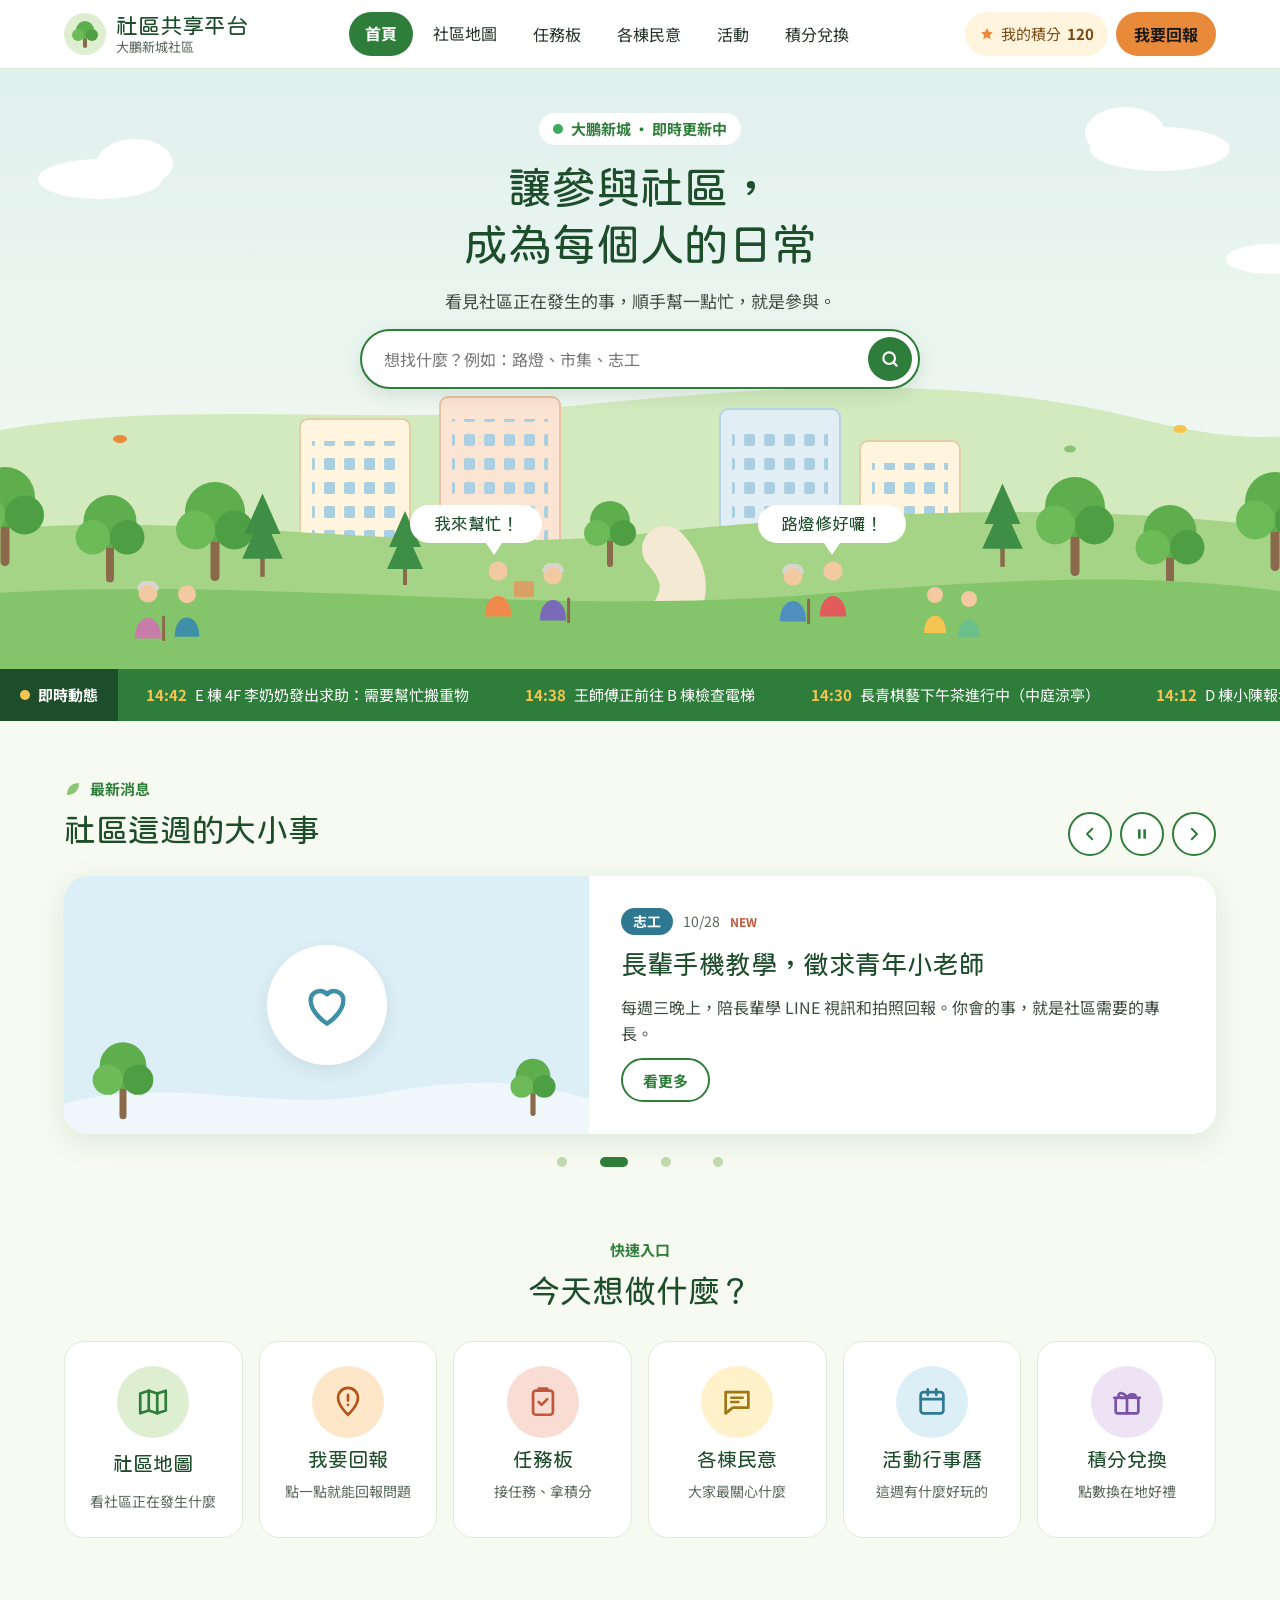
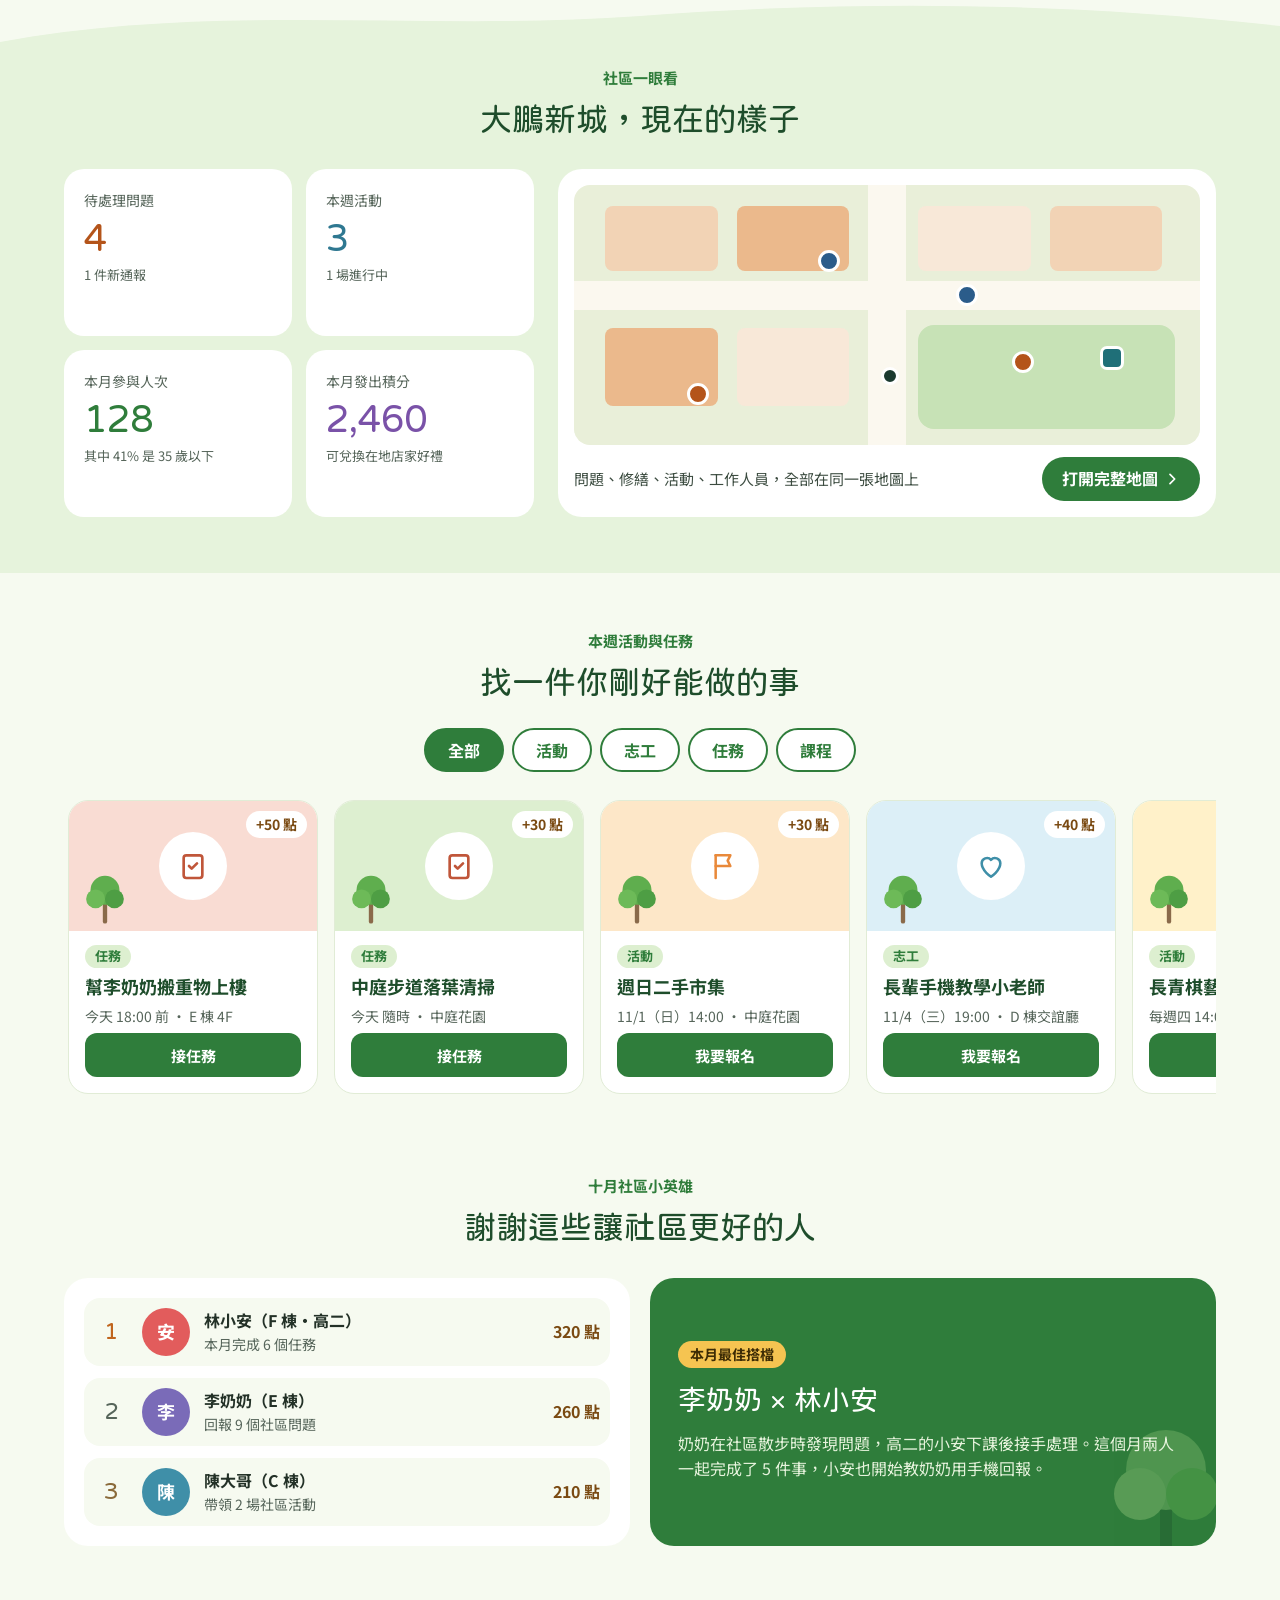
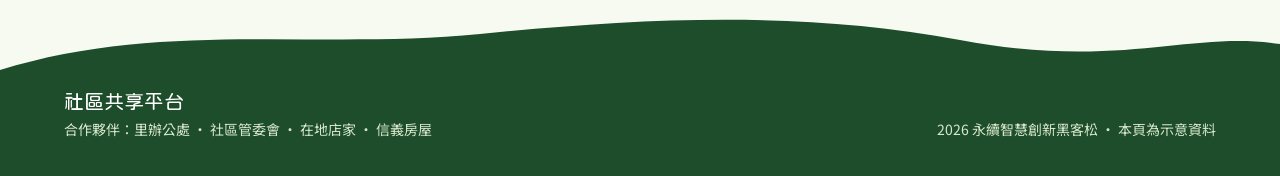
<file: index.html.html>
<!doctype html>
<html lang="zh-Hant">
<head>
<meta charset="utf-8">
<meta name="viewport" content="width=device-width, initial-scale=1">
<title>社區共享平台 Demo</title>
<link rel="preconnect" href="https://fonts.googleapis.com">
<link rel="stylesheet" href="https://fonts.googleapis.com/css2?family=Huninn&family=Noto+Sans+TC:wght@400;500;700&family=Noto+Serif+TC:wght@700;900&display=swap">
<style>
*{box-sizing:border-box}
body{margin:0;font-family:'Noto Sans TC',system-ui,sans-serif;font-size:16px;line-height:1.6;color:#233127;background:#F6FAF0}
[hidden]{display:none!important}
button,input{font-family:inherit}
:focus-visible{outline:3px solid #E9893A;outline-offset:2px}
.hn{font-family:'Huninn','Noto Sans TC',sans-serif;font-weight:400}
.sr{position:absolute;width:1px;height:1px;overflow:hidden;clip:rect(0 0 0 0);white-space:nowrap}

@keyframes drift{from{transform:translateX(-30px)}to{transform:translateX(30px)}}
.drift{animation:drift 9s ease-in-out infinite alternate}
@keyframes bob{0%,100%{transform:translateY(0)}50%{transform:translateY(-6px)}}
.bob{animation:bob 2.4s ease-in-out infinite}.bob2{animation:bob 2.4s ease-in-out .8s infinite}
@keyframes fall{0%{transform:translate(0,0) rotate(0);opacity:0}15%{opacity:1}100%{transform:translate(40px,150px) rotate(220deg);opacity:0}}
.leaf{animation:fall 6s linear infinite}.leaf2{animation:fall 7s linear 2.5s infinite}
@keyframes marquee{from{transform:translateX(0)}to{transform:translateX(-50%)}}
.track{display:flex;width:max-content;animation:marquee 45s linear infinite}.track:hover{animation-play-state:paused}
@keyframes blink{50%{opacity:.35}}.live{animation:blink 1.4s ease-in-out infinite}
@keyframes pulse{0%{transform:scale(1);opacity:.5}100%{transform:scale(2.3);opacity:0}}.pulse{animation:pulse 1.8s ease-out infinite}
.slide{transition:transform .7s cubic-bezier(.65,0,.35,1)}
.move{transition:left 1.4s linear,top 1.4s linear}
.tile{transition:transform .2s ease,box-shadow .2s ease}.tile:hover{transform:translateY(-4px);box-shadow:0 10px 24px rgba(30,77,43,.15)}
@media (prefers-reduced-motion:reduce){.drift,.bob,.bob2,.leaf,.leaf2,.track,.live,.pulse{animation:none}.slide,.move,.tile{transition:none}}

.toast{position:fixed;left:50%;bottom:28px;transform:translateX(-50%);background:#1E4D2B;color:#fff;padding:14px 22px;border-radius:999px;font-size:16px;box-shadow:0 8px 24px rgba(0,0,0,.25);z-index:60;max-width:calc(100% - 32px);text-align:center}

/* ---------- 首頁 ---------- */
.h-head{background:#fff;border-bottom:1px solid #E1ECD6}
.h-in{max-width:1200px;margin:0 auto;padding:12px 24px;display:flex;flex-wrap:wrap;align-items:center;justify-content:space-between;gap:12px}
.h-nav{display:flex;flex-wrap:wrap;gap:4px;align-items:center}
.h-nav a,.h-nav button{min-height:44px;display:flex;align-items:center;padding:0 16px;border-radius:999px;border:none;background:transparent;color:#233127;text-decoration:none;font-size:16px;cursor:pointer}
.h-nav .on{background:#2F7D3B;color:#fff;font-weight:700}
.pts{display:flex;align-items:center;gap:6px;min-height:44px;padding:0 14px;border-radius:999px;background:#FFF4DE;color:#7A4A12;font-size:15px}
.h-cta{min-height:44px;display:flex;align-items:center;padding:0 18px;border-radius:999px;background:#E9893A;color:#1B1B1B;font-weight:700;border:none;font-size:16px;cursor:pointer}
.h-sec{max-width:1200px;margin:0 auto;padding:56px 24px 24px}
.kick{color:#2F7D3B;font-weight:700;font-size:15px}
.h2{margin:4px 0 0;font-size:32px;color:#1E4D2B}
.center{text-align:center;margin-bottom:24px}
.rbtn{width:44px;height:44px;border:2px solid #2F7D3B;border-radius:50%;background:#fff;cursor:pointer;display:flex;align-items:center;justify-content:center}
.tiles{display:grid;grid-template-columns:repeat(auto-fit,minmax(170px,1fr));gap:16px}
.tiles a,.tiles button{display:flex;flex-direction:column;align-items:center;text-align:center;gap:10px;padding:24px 16px;background:#fff;border-radius:20px;text-decoration:none;color:#233127;border:1px solid #E1ECD6;cursor:pointer;font-size:16px}
.tiles .ic{width:72px;height:72px;border-radius:50%;display:flex;align-items:center;justify-content:center}
.tiles .t{font-family:'Huninn','Noto Sans TC',sans-serif;font-size:20px;color:#1E4D2B}
.tiles .d{font-size:14px;color:#56655A}
.chipf{min-height:44px;padding:0 22px;border-radius:999px;border:2px solid #2F7D3B;font-size:16px;font-weight:700;cursor:pointer}
.card{flex:0 0 250px;background:#fff;border-radius:20px;overflow:hidden;border:1px solid #E1ECD6;display:flex;flex-direction:column}
.stat{background:#fff;border-radius:20px;padding:20px;display:flex;flex-direction:column;gap:4px}

/* ---------- 地圖頁 ---------- */
#map{background:#F4F2EC;color:#1B2B24;min-height:100vh}
.m-head{background:#1B3A2F;color:#F4F2EC}
.m-in{max-width:1360px;margin:0 auto;padding:14px 24px;display:flex;flex-wrap:wrap;align-items:center;justify-content:space-between;gap:14px}
.m-main{max-width:1360px;margin:0 auto;padding:24px;display:flex;flex-wrap:wrap;gap:24px;align-items:flex-start}
.m-card{background:#FFFDF8;border:1px solid #E2DDCF;border-radius:16px;padding:20px}
.serif{font-family:'Noto Serif TC',serif;font-weight:900;color:#1B3A2F}
.mchip{min-height:44px;padding:0 14px;border-radius:999px;font-size:15px;font-weight:500;cursor:pointer;display:flex;align-items:center;gap:8px}
.dot{width:10px;height:10px;border-radius:50%;display:inline-block}
.m-map{position:relative;width:760px;height:520px;background:#E9E5D8;border-radius:12px;overflow:hidden}
.abs{position:absolute}
.bld{position:absolute;padding:10px 12px;border:1px solid #CFC8B6;border-radius:10px;cursor:pointer;text-align:left;display:flex;flex-direction:column;align-items:flex-start;gap:2px;color:#1B2B24}
.bld .n{font-size:18px;font-weight:700;line-height:1.3}.bld .m{font-size:12px;color:#5E584A}
.bld .tg{margin-top:4px;font-size:12px;font-weight:700;background:#FFFDF8;color:#8A3F12;padding:2px 8px;border-radius:999px}
.pin{position:absolute;width:44px;height:44px;padding:0;border:3px solid #FFFDF8;border-radius:50%;cursor:pointer;display:flex;align-items:center;justify-content:center}
.ev{border-radius:12px;background:#1F6F78}
.badge{position:absolute;white-space:nowrap;font-size:11px;font-weight:700;padding:0 5px;border-radius:999px}
.bar{position:absolute;width:44px;height:7px;background:#FFFDF8;border-radius:4px;overflow:hidden;box-shadow:0 1px 3px rgba(27,43,36,.3)}
.wk{position:absolute;width:40px;height:40px}
.wk button{position:absolute;left:0;top:0;width:40px;height:40px;padding:0;border:3px solid #FFFDF8;border-radius:50%;background:#1B3A2F;cursor:pointer;display:flex;align-items:center;justify-content:center}
.wk .lb{position:absolute;top:42px;left:50%;transform:translateX(-50%);white-space:nowrap;font-size:12px;font-weight:700;background:#1B3A2F;color:#fff;padding:0 6px;border-radius:6px}
.legend{display:flex;flex-wrap:wrap;gap:8px 18px;margin-top:14px;font-size:13px;color:#3E4A44}
.legend span{display:flex;align-items:center;gap:6px}
.lg{width:12px;height:12px;border-radius:50%;display:inline-block}
.xbtn{width:44px;height:44px;border:none;background:#F4F2EC;border-radius:50%;cursor:pointer;display:flex;align-items:center;justify-content:center;flex-shrink:0}
.pill{font-size:13px;padding:3px 10px;border-radius:999px;font-weight:700}
.bigbtn{min-height:48px;border-radius:12px;font-size:16px;font-weight:700;cursor:pointer;width:100%}
.box{border-radius:12px;padding:14px;display:flex;flex-direction:column;gap:10px}
.task{border:1px solid #E2DDCF;border-radius:12px;padding:12px 14px;display:flex;flex-direction:column;gap:10px}
.sbtn{min-height:44px;padding:0 16px;border-radius:10px;font-size:15px;cursor:pointer}
.ropt{min-height:52px;padding:0 18px;border-radius:12px;font-size:17px;cursor:pointer;border:2px solid}
.overlay{position:fixed;inset:0;background:rgba(16,28,22,.55);display:flex;justify-content:center;align-items:flex-start;padding:40px 16px;overflow-y:auto;z-index:50}
fieldset{border:none;margin:0;padding:0}
legend{font-weight:700;font-size:18px;margin-bottom:10px;padding:0}
</style>
</head>
<body>

<!-- ======================= 首頁 ======================= -->
<div id="home">
<header class="h-head"><div class="h-in">
<a href="#home" style="display:flex;align-items:center;gap:10px;text-decoration:none;color:#1E4D2B">
<svg width="42" height="42" viewBox="0 0 42 42" aria-hidden="true"><circle cx="21" cy="21" r="21" fill="#DDEFD0"/><rect x="19" y="24" width="4" height="11" rx="2" fill="#8A6A4A"/><circle cx="21" cy="17" r="9" fill="#5FAE4E"/><circle cx="14" cy="22" r="6" fill="#6DBA58"/><circle cx="28" cy="22" r="6" fill="#4E9E44"/></svg>
<span class="hn" style="font-size:22px;line-height:1.2">社區共享平台<span style="display:block;font-family:'Noto Sans TC',sans-serif;font-size:13px;color:#56655A">大鵬新城社區</span></span>
</a>
<nav class="h-nav" aria-label="主選單">
<a href="#home" class="on" aria-current="page">首頁</a>
<a href="#map">社區地圖</a>
<button data-act="soon" data-id="任務板">任務板</button>
<button data-act="soon" data-id="各棟民意">各棟民意</button>
<button data-act="soon" data-id="活動行事曆">活動</button>
<button data-act="soon" data-id="積分兌換">積分兌換</button>
</nav>
<div style="display:flex;align-items:center;gap:8px">
<span class="pts"><svg width="16" height="16" viewBox="0 0 24 24" fill="#E9893A" aria-hidden="true"><path d="M12 3l2.7 5.6 6.1.9-4.4 4.3 1 6.1L12 17l-5.4 2.9 1-6.1-4.4-4.3 6.1-.9z"/></svg>我的積分 <strong class="js-points">120</strong></span>
<button class="h-cta" data-act="openReport">我要回報</button>
</div>
</div></header>

<section aria-label="首頁主視覺" style="position:relative;height:600px;overflow:hidden">
<svg viewBox="0 0 1440 600" preserveAspectRatio="xMidYMax slice" width="100%" height="100%" role="img" aria-label="社區插畫：年輕人和長輩在樹林與公寓之間互相幫忙" style="display:block;position:absolute;left:0;top:0">
<defs>
<linearGradient id="sky" x1="0" y1="0" x2="0" y2="1"><stop offset="0" stop-color="#E1F1EE"/><stop offset="1" stop-color="#F6FAF0"/></linearGradient>
<pattern id="win" width="20" height="24" patternUnits="userSpaceOnUse"><rect x="4" y="5" width="11" height="12" rx="2" fill="#A9CFE0"/></pattern>
<symbol id="tree" viewBox="0 0 60 80"><rect x="27" y="48" width="6" height="30" rx="3" fill="#8A6A4A"/><circle cx="30" cy="32" r="20" fill="#5FAE4E"/><circle cx="17" cy="44" r="13" fill="#6DBA58"/><circle cx="43" cy="44" r="13" fill="#4E9E44"/></symbol>
<symbol id="pine" viewBox="0 0 40 80"><rect x="18" y="58" width="4" height="20" fill="#8A6A4A"/><path d="M20 4 L36 40 H28 L38 62 H2 L12 40 H4Z" fill="#3E8E45"/></symbol>
<symbol id="person" viewBox="0 0 30 50"><circle cx="15" cy="10" r="8" fill="#F2C9A0"/><path d="M4 48 C4 25 26 25 26 48Z" fill="currentColor"/></symbol>
<symbol id="elder" viewBox="0 0 30 50"><circle cx="15" cy="10" r="8" fill="#F2C9A0"/><path d="M8 6 C10 0 20 0 22 6" fill="none" stroke="#D9D4CC" stroke-width="4" stroke-linecap="round"/><path d="M4 48 C4 25 26 25 26 48Z" fill="currentColor"/><path d="M28 30 V49" stroke="#8A6A4A" stroke-width="2.5" stroke-linecap="round"/></symbol>
</defs>
<rect width="1440" height="600" fill="url(#sky)"/>
<g class="drift" fill="#fff"><ellipse cx="180" cy="110" rx="62" ry="20"/><ellipse cx="215" cy="94" rx="38" ry="24"/><ellipse cx="1240" cy="80" rx="70" ry="22"/><ellipse cx="1205" cy="64" rx="40" ry="26"/><ellipse cx="1350" cy="190" rx="44" ry="15"/></g>
<path d="M0 380 C 200 320 420 360 620 340 S 1020 300 1220 350 S 1440 330 1440 330 V600 H0Z" fill="#D3EABF"/>
<rect x="380" y="350" width="110" height="160" rx="8" fill="#FFF4DE" stroke="#E2CFA6" stroke-width="2"/><rect x="392" y="372" width="86" height="120" fill="url(#win)"/>
<rect x="520" y="328" width="120" height="180" rx="8" fill="#FCE4D2" stroke="#EBC3A6" stroke-width="2"/><rect x="532" y="350" width="96" height="144" fill="url(#win)"/>
<rect x="800" y="340" width="120" height="170" rx="8" fill="#E2EEF6" stroke="#B9D2E4" stroke-width="2"/><rect x="812" y="362" width="96" height="132" fill="url(#win)"/>
<rect x="940" y="372" width="100" height="140" rx="8" fill="#FFF4DE" stroke="#E2CFA6" stroke-width="2"/><rect x="952" y="394" width="76" height="100" fill="url(#win)"/>
<path d="M0 470 C 240 430 480 490 720 465 S 1200 430 1440 470 V600 H0Z" fill="#A6D486"/>
<path d="M700 600 C 740 560 790 530 745 480" fill="none" stroke="#F4EAD3" stroke-width="46" stroke-linecap="round"/>
<use href="#tree" x="40" y="380" width="90" height="120"/><use href="#tree" x="150" y="410" width="80" height="106"/><use href="#tree" x="250" y="395" width="90" height="120"/>
<use href="#pine" x="320" y="420" width="45" height="90"/><use href="#pine" x="465" y="438" width="40" height="80"/><use href="#tree" x="660" y="420" width="60" height="80"/>
<use href="#pine" x="1060" y="410" width="45" height="90"/><use href="#tree" x="1110" y="390" width="90" height="120"/><use href="#tree" x="1210" y="420" width="80" height="106"/>
<use href="#tree" x="1310" y="385" width="90" height="120"/><use href="#pine" x="1395" y="430" width="40" height="80"/>
<path d="M0 530 C 300 500 600 550 900 525 S 1300 510 1440 535 V600 H0Z" fill="#84C46A"/>
<g class="bob"><use href="#person" x="560" y="490" width="36" height="60" style="color:#F08A4B"/><rect x="594" y="512" width="20" height="16" rx="2" fill="#D9A066"/>
<rect x="490" y="436" width="132" height="38" rx="19" fill="#fff"/><path d="M566 474 L574 486 L582 474Z" fill="#fff"/>
<text x="556" y="461" text-anchor="middle" font-family="Huninn, Noto Sans TC, sans-serif" font-size="17" fill="#1E4D2B">我來幫忙！</text></g>
<use href="#elder" x="615" y="494" width="36" height="60" style="color:#7A6BB8"/>
<use href="#elder" x="855" y="495" width="36" height="60" style="color:#4F8FBF"/>
<g class="bob2"><use href="#person" x="895" y="490" width="36" height="60" style="color:#E25C5C"/>
<rect x="838" y="436" width="148" height="38" rx="19" fill="#fff"/><path d="M904 474 L912 486 L920 474Z" fill="#fff"/>
<text x="912" y="461" text-anchor="middle" font-family="Huninn, Noto Sans TC, sans-serif" font-size="17" fill="#1E4D2B">路燈修好囉！</text></g>
<g class="bob"><use href="#person" x="1000" y="516" width="30" height="50" style="color:#F5C451"/></g>
<g class="bob2"><use href="#person" x="1034" y="520" width="30" height="50" style="color:#6BBF8A"/></g>
<use href="#elder" x="210" y="512" width="36" height="60" style="color:#C77DA8"/>
<g class="bob"><use href="#person" x="250" y="514" width="34" height="56" style="color:#3F8FA8"/></g>
<ellipse class="leaf" cx="200" cy="370" rx="7" ry="4" fill="#E9893A"/><ellipse class="leaf2" cx="1260" cy="360" rx="7" ry="4" fill="#F5C451"/><ellipse class="leaf" cx="1150" cy="380" rx="6" ry="3.5" fill="#8CC475"/>
</svg>
<div style="position:relative;max-width:820px;margin:0 auto;padding:44px 24px 0;text-align:center;display:flex;flex-direction:column;align-items:center;gap:14px">
<span style="display:inline-flex;align-items:center;gap:8px;padding:4px 14px;border-radius:999px;background:#fff;color:#2F7D3B;font-size:15px;font-weight:700"><span class="live dot" style="background:#3DAA5C"></span>大鵬新城 · 即時更新中</span>
<h1 class="hn" style="margin:0;font-size:44px;line-height:1.3;color:#1E4D2B">讓參與社區，<br>成為每個人的日常</h1>
<p style="margin:0;font-size:17px;color:#3C4C40">看見社區正在發生的事，順手幫一點忙，就是參與。</p>
<div style="width:100%;max-width:560px;display:flex;align-items:center;gap:8px;background:#fff;border:2px solid #2F7D3B;border-radius:999px;padding:6px 6px 6px 20px;box-shadow:0 6px 18px rgba(30,77,43,.12)">
<label for="q" class="sr">搜尋社區資訊</label>
<input id="q" type="search" placeholder="想找什麼？例如：路燈、市集、志工" style="flex:1;min-width:0;border:none;outline:none;font-size:16px;background:transparent;color:#233127;min-height:40px">
<button data-act="search" aria-label="搜尋" style="width:44px;height:44px;flex-shrink:0;border:none;border-radius:50%;background:#2F7D3B;cursor:pointer;display:flex;align-items:center;justify-content:center"><svg width="20" height="20" viewBox="0 0 24 24" fill="none" stroke="#fff" stroke-width="2.6" stroke-linecap="round" aria-hidden="true"><circle cx="11" cy="11" r="7"/><path d="M20 20l-4-4"/></svg></button>
</div>
</div>
</section>

<section aria-label="即時動態" style="background:#2F7D3B;color:#fff;display:flex;align-items:stretch;overflow:hidden">
<div style="flex-shrink:0;display:flex;align-items:center;gap:8px;padding:0 20px;background:#1E4D2B;font-weight:700;font-size:15px;position:relative;z-index:1"><span class="live dot" style="background:#F5C451"></span>即時動態</div>
<div style="flex:1;min-width:0;overflow:hidden;padding:14px 0"><div class="track" id="ticker"></div></div>
</section>

<section class="h-sec">
<div style="display:flex;flex-wrap:wrap;align-items:flex-end;justify-content:space-between;gap:12px;margin-bottom:20px">
<div>
<div class="kick" style="display:flex;align-items:center;gap:8px"><svg width="18" height="18" viewBox="0 0 24 24" fill="#8CC475" aria-hidden="true"><path d="M4 20 C4 9 11 4 20 4 C20 13 15 20 4 20Z"/></svg>最新消息</div>
<h2 class="hn h2">社區這週的大小事</h2>
</div>
<div style="display:flex;align-items:center;gap:8px">
<button class="rbtn" data-act="prev" aria-label="上一則"><svg width="18" height="18" viewBox="0 0 24 24" fill="none" stroke="#2F7D3B" stroke-width="2.6" stroke-linecap="round" stroke-linejoin="round" aria-hidden="true"><path d="M15 5l-7 7 7 7"/></svg></button>
<button class="rbtn" data-act="pause" id="pauseBtn" aria-label="暫停輪播"></button>
<button class="rbtn" data-act="next" aria-label="下一則"><svg width="18" height="18" viewBox="0 0 24 24" fill="none" stroke="#2F7D3B" stroke-width="2.6" stroke-linecap="round" stroke-linejoin="round" aria-hidden="true"><path d="M9 5l7 7-7 7"/></svg></button>
</div>
</div>
<div aria-roledescription="輪播" aria-label="最新消息" style="overflow:hidden;border-radius:24px;background:#fff;box-shadow:0 8px 28px rgba(30,77,43,.10)">
<div class="slide" id="newsTrack" style="display:flex"></div>
</div>
<div id="dots" style="display:flex;justify-content:center;gap:8px;margin-top:16px"></div>
</section>

<section class="h-sec" style="padding-top:40px">
<div class="center"><div class="kick">快速入口</div><h2 class="hn h2">今天想做什麼？</h2></div>
<div class="tiles">
<a href="#map" class="tile"><span class="ic" style="background:#DDEFD0"><svg width="34" height="34" viewBox="0 0 24 24" fill="none" stroke="#2F7D3B" stroke-width="1.9" stroke-linecap="round" stroke-linejoin="round" aria-hidden="true"><path d="M9 4L3 6v14l6-2 6 2 6-2V4l-6 2-6-2z"/><path d="M9 4v14M15 6v14"/></svg></span><span class="t">社區地圖</span><span class="d">看社區正在發生什麼</span></a>
<button class="tile" data-act="openReport"><span class="ic" style="background:#FDE7C8"><svg width="34" height="34" viewBox="0 0 24 24" fill="none" stroke="#B4541A" stroke-width="1.9" stroke-linecap="round" stroke-linejoin="round" aria-hidden="true"><path d="M12 21s-7-6.3-7-12a7 7 0 0 1 14 0c0 5.7-7 12-7 12z"/><path d="M12 7v4M12 14h.01"/></svg></span><span class="t">我要回報</span><span class="d">點一點就能回報問題</span></button>
<button class="tile" data-act="soon" data-id="任務板"><span class="ic" style="background:#F9DCD3"><svg width="34" height="34" viewBox="0 0 24 24" fill="none" stroke="#C0563A" stroke-width="1.9" stroke-linecap="round" stroke-linejoin="round" aria-hidden="true"><rect x="5" y="4" width="14" height="17" rx="2"/><path d="M9 4V2.5h6V4"/><path d="M9 12l2 2 4-4"/></svg></span><span class="t">任務板</span><span class="d">接任務、拿積分</span></button>
<button class="tile" data-act="soon" data-id="各棟民意"><span class="ic" style="background:#FFF1C9"><svg width="34" height="34" viewBox="0 0 24 24" fill="none" stroke="#A07614" stroke-width="1.9" stroke-linecap="round" stroke-linejoin="round" aria-hidden="true"><path d="M4 5h16v11H9l-5 4z"/><path d="M8 9h8M8 12h5"/></svg></span><span class="t">各棟民意</span><span class="d">大家最關心什麼</span></button>
<button class="tile" data-act="soon" data-id="活動行事曆"><span class="ic" style="background:#DCEFF7"><svg width="34" height="34" viewBox="0 0 24 24" fill="none" stroke="#2F7891" stroke-width="1.9" stroke-linecap="round" stroke-linejoin="round" aria-hidden="true"><rect x="4" y="5" width="16" height="15" rx="2"/><path d="M4 10h16M9 3v4M15 3v4"/></svg></span><span class="t">活動行事曆</span><span class="d">這週有什麼好玩的</span></button>
<button class="tile" data-act="soon" data-id="積分兌換"><span class="ic" style="background:#EDE3F5"><svg width="34" height="34" viewBox="0 0 24 24" fill="none" stroke="#7A52A8" stroke-width="1.9" stroke-linecap="round" stroke-linejoin="round" aria-hidden="true"><rect x="4" y="9" width="16" height="11" rx="1.5"/><path d="M3 9h18M12 9v11"/><path d="M12 9c-2-4-6-4-6-1.5S10 9 12 9c2 0 6-1 6-1.5S14 5 12 9z"/></svg></span><span class="t">積分兌換</span><span class="d">點數換在地好禮</span></button>
</div>
</section>

<section style="background:#E6F3DC;margin-top:40px">
<svg aria-hidden="true" width="100%" height="40" viewBox="0 0 1440 40" preserveAspectRatio="none" style="display:block;background:#F6FAF0"><path d="M0 40 C 240 0 480 30 720 14 S 1200 0 1440 24 V40 H0Z" fill="#E6F3DC"/></svg>
<div style="max-width:1200px;margin:0 auto;padding:24px 24px 56px">
<div class="center"><div class="kick">社區一眼看</div><h2 class="hn h2">大鵬新城，現在的樣子</h2></div>
<div style="display:flex;flex-wrap:wrap;gap:24px;align-items:stretch">
<div id="stats" style="flex:1 1 300px;min-width:0;display:grid;grid-template-columns:repeat(2,minmax(0,1fr));gap:14px"></div>
<div style="flex:1.4 1 420px;min-width:0;background:#fff;border-radius:24px;padding:16px;display:flex;flex-direction:column;gap:12px">
<div aria-hidden="true" style="position:relative;height:260px;background:#E9EFD9;border-radius:16px;overflow:hidden">
<div class="abs" style="left:0;top:37%;width:100%;height:11%;background:#FBF8EF"></div>
<div class="abs" style="left:47%;top:0;width:6%;height:100%;background:#FBF8EF"></div>
<div class="abs" style="left:55%;top:54%;width:41%;height:40%;background:#C7E2B6;border-radius:16px"></div>
<div class="abs" style="left:5%;top:8%;width:18%;height:25%;background:#F2D3B5;border-radius:8px"></div>
<div class="abs" style="left:26%;top:8%;width:18%;height:25%;background:#EBB98C;border-radius:8px"></div>
<div class="abs" style="left:55%;top:8%;width:18%;height:25%;background:#F8E8D8;border-radius:8px"></div>
<div class="abs" style="left:76%;top:8%;width:18%;height:25%;background:#F2D3B5;border-radius:8px"></div>
<div class="abs" style="left:5%;top:55%;width:18%;height:30%;background:#EBB98C;border-radius:8px"></div>
<div class="abs" style="left:26%;top:55%;width:18%;height:30%;background:#F8E8D8;border-radius:8px"></div>
<span class="abs bob" style="left:61%;top:38%;width:22px;height:22px;border-radius:50%;background:#2B5C8A;border:3px solid #fff"></span>
<span class="abs bob2" style="left:70%;top:64%;width:22px;height:22px;border-radius:50%;background:#B4541A;border:3px solid #fff"></span>
<span class="abs bob" style="left:18%;top:76%;width:22px;height:22px;border-radius:50%;background:#B4541A;border:3px solid #fff"></span>
<span class="abs bob2" style="left:39%;top:25%;width:22px;height:22px;border-radius:50%;background:#2B5C8A;border:3px solid #fff"></span>
<span class="abs" style="left:84%;top:62%;width:24px;height:24px;border-radius:7px;background:#1F6F78;border:3px solid #fff"></span>
<span class="abs live" style="left:49%;top:70%;width:18px;height:18px;border-radius:50%;background:#1B3A2F;border:3px solid #fff"></span>
</div>
<div style="display:flex;flex-wrap:wrap;align-items:center;justify-content:space-between;gap:10px">
<span style="font-size:15px;color:#3C4C40">問題、修繕、活動、工作人員，全部在同一張地圖上</span>
<a href="#map" style="min-height:44px;display:inline-flex;align-items:center;gap:6px;padding:0 20px;border-radius:999px;background:#2F7D3B;color:#fff;font-weight:700;text-decoration:none">打開完整地圖<svg width="16" height="16" viewBox="0 0 24 24" fill="none" stroke="#fff" stroke-width="2.6" stroke-linecap="round" stroke-linejoin="round" aria-hidden="true"><path d="M9 5l7 7-7 7"/></svg></a>
</div>
</div>
</div>
</div>
</section>

<section class="h-sec">
<div class="center" style="margin-bottom:20px"><div class="kick">本週活動與任務</div><h2 class="hn h2">找一件你剛好能做的事</h2></div>
<div id="filters" role="group" aria-label="分類篩選" style="display:flex;flex-wrap:wrap;justify-content:center;gap:8px;margin-bottom:24px"></div>
<div id="cards" style="display:flex;gap:16px;overflow-x:auto;padding:4px 4px 16px"></div>
</section>

<section class="h-sec" style="padding-top:40px;padding-bottom:64px">
<div class="center"><div class="kick">十月社區小英雄</div><h2 class="hn h2">謝謝這些讓社區更好的人</h2></div>
<div style="display:flex;flex-wrap:wrap;gap:20px;align-items:stretch">
<div id="heroes" style="flex:1 1 360px;min-width:0;background:#fff;border-radius:24px;padding:20px;display:flex;flex-direction:column;gap:12px"></div>
<div style="flex:1 1 360px;min-width:0;background:#2F7D3B;color:#fff;border-radius:24px;padding:28px;display:flex;flex-direction:column;justify-content:center;gap:12px;position:relative;overflow:hidden">
<svg aria-hidden="true" width="120" height="160" viewBox="0 0 60 80" style="position:absolute;right:-10px;bottom:-20px;opacity:.35"><rect x="27" y="48" width="6" height="30" rx="3" fill="#1E4D2B"/><circle cx="30" cy="32" r="20" fill="#8CC475"/><circle cx="17" cy="44" r="13" fill="#A6D486"/><circle cx="43" cy="44" r="13" fill="#6DBA58"/></svg>
<span style="align-self:flex-start;font-size:14px;font-weight:700;background:#F5C451;color:#3D2C05;padding:2px 12px;border-radius:999px">本月最佳搭檔</span>
<div class="hn" style="font-size:28px;line-height:1.4">李奶奶 × 林小安</div>
<p style="margin:0;font-size:16px;color:#E6F3DC;position:relative">奶奶在社區散步時發現問題，高二的小安下課後接手處理。這個月兩人一起完成了 5 件事，小安也開始教奶奶用手機回報。</p>
</div>
</div>
</section>

<footer style="background:#1E4D2B;color:#D7E8CC">
<svg aria-hidden="true" width="100%" height="60" viewBox="0 0 1440 60" preserveAspectRatio="none" style="display:block;background:#F6FAF0"><path d="M0 60 C 180 10 360 40 540 24 S 900 0 1080 30 S 1340 20 1440 34 V60 H0Z" fill="#1E4D2B"/></svg>
<div style="max-width:1200px;margin:0 auto;padding:16px 24px 36px;display:flex;flex-wrap:wrap;justify-content:space-between;gap:16px;font-size:14px">
<div><div class="hn" style="font-size:20px;color:#fff">社區共享平台</div><div>合作夥伴：里辦公處 · 社區管委會 · 在地店家 · 信義房屋</div></div>
<div style="align-self:flex-end">2026 永續智慧創新黑客松 · 本頁為示意資料</div>
</div>
</footer>
</div>

<!-- ======================= 社區地圖 ======================= -->
<div id="map" hidden>
<header class="m-head"><div class="m-in">
<div style="display:flex;align-items:center;gap:14px">
<svg width="44" height="44" viewBox="0 0 44 44" aria-hidden="true"><circle cx="27" cy="16" r="12" fill="#D27D3A"/><circle cx="15" cy="27" r="10" fill="#8CC3A5" fill-opacity=".9"/><circle cx="34" cy="33" r="7" fill="#E0E0DA"/></svg>
<div><div style="font-family:'Noto Serif TC',serif;font-weight:900;font-size:22px;line-height:1.2">社區共享平台</div><div style="font-size:14px;color:#B9D4C4">大鵬新城社區 · 示意資料</div></div>
</div>
<div style="display:flex;flex-wrap:wrap;align-items:center;gap:12px">
<a href="#home" style="min-height:44px;display:flex;align-items:center;gap:6px;padding:0 14px;border-radius:999px;border:1px solid #4C7363;color:#F4F2EC;text-decoration:none;font-size:15px"><svg width="16" height="16" viewBox="0 0 24 24" fill="none" stroke="#F4F2EC" stroke-width="2.4" stroke-linecap="round" stroke-linejoin="round" aria-hidden="true"><path d="M15 5l-7 7 7 7"/></svg>回首頁</a>
<div style="display:flex;align-items:center;gap:8px;font-size:14px;color:#D6E6DC"><span class="live dot" style="background:#7FD3A2"></span>即時更新中 · <span id="clock"></span></div>
<div style="display:flex;align-items:center;gap:8px;min-height:44px;padding:0 16px;border-radius:999px;background:#24493B;font-size:15px"><svg width="18" height="18" viewBox="0 0 24 24" fill="#F2B880" aria-hidden="true"><path d="M12 3l2.7 5.6 6.1.9-4.4 4.3 1 6.1L12 17l-5.4 2.9 1-6.1-4.4-4.3 6.1-.9z"/></svg>我的積分 <strong class="js-points" style="font-size:18px;color:#fff">120</strong></div>
<button data-act="openReport" style="min-height:48px;padding:0 22px;border:none;border-radius:999px;background:#D27D3A;color:#1B1B1B;font-weight:700;font-size:17px;cursor:pointer;display:flex;align-items:center;gap:8px"><svg width="18" height="18" viewBox="0 0 24 24" fill="none" stroke="#1B1B1B" stroke-width="2.6" stroke-linecap="round" aria-hidden="true"><path d="M12 5v14M5 12h14"/></svg>我要回報問題</button>
</div>
</div></header>

<main class="m-main">
<section class="m-card" style="flex:999 1 640px;min-width:0">
<div style="display:flex;flex-wrap:wrap;align-items:baseline;justify-content:space-between;gap:8px">
<h1 class="serif" style="margin:0;font-size:26px">社區現在發生什麼事？</h1>
<p style="margin:0;font-size:14px;color:#5E6B63">點地圖上的圖示看詳情，用下方按鈕切換圖層</p>
</div>
<div id="chips" role="group" aria-label="地圖圖層" style="display:flex;flex-wrap:wrap;gap:8px;margin:16px 0"></div>
<div style="overflow-x:auto;border-radius:12px">
<div class="m-map" role="region" aria-label="社區地圖（示意）">
<div class="abs" style="left:0;top:190px;width:760px;height:60px;background:#F8F6F0"></div>
<div class="abs" style="left:0;top:219px;width:760px;border-top:2px dashed #E0D9C6"></div>
<div class="abs" style="left:355px;top:0;width:50px;height:520px;background:#F8F6F0"></div>
<div class="abs" style="left:420px;top:280px;width:310px;height:210px;background:#CFE0C8;border-radius:24px"></div>
<div class="abs" aria-hidden="true" style="left:436px;top:292px;font-size:13px;font-weight:700;color:#2E5B44">中庭花園</div>
<div class="abs" aria-hidden="true" style="left:600px;top:400px;width:34px;height:34px;border-radius:50%;background:#A9C9A0"></div>
<div class="abs" aria-hidden="true" style="left:690px;top:300px;width:26px;height:26px;border-radius:50%;background:#A9C9A0"></div>
<div class="abs" aria-hidden="true" style="left:440px;top:380px;width:28px;height:28px;border-radius:50%;background:#A9C9A0"></div>
<div class="abs" aria-hidden="true" style="left:40px;top:462px;width:300px;height:40px;border:2px dashed #BDB59F;border-radius:8px;font-size:13px;color:#5E584A;display:flex;align-items:center;justify-content:center">停車場</div>
<div class="abs" aria-hidden="true" style="left:355px;top:494px;width:50px;height:26px;background:#1B3A2F;color:#fff;font-size:12px;display:flex;align-items:center;justify-content:center">大門</div>
<div id="layers"></div>
<div id="workers"></div>
</div>
</div>
<div class="legend">
<span><i class="lg" style="background:#B4541A"></i>待認領（可幫忙）</span>
<span><i class="lg" style="background:#6A4C93"></i>新通報</span>
<span><i class="lg" style="background:#2B5C8A"></i>已派工／處理中</span>
<span><i class="lg" style="background:#2E6B4A"></i>已完成</span>
<span><i class="lg" style="background:#1F6F78;border-radius:3px"></i>活動</span>
<span><i class="lg" style="background:#1B3A2F"></i>工作人員</span>
<span><i class="lg" style="width:22px;border-radius:3px;background:linear-gradient(90deg,#F8E8D8,#EBB98C)"></i>各棟意見熱度</span>
</div>
</section>

<aside style="flex:1 1 340px;min-width:0;display:flex;flex-direction:column;gap:16px">
<div class="m-card" id="detail"></div>
<div class="m-card" style="display:flex;flex-direction:column;gap:12px">
<div><h2 class="serif" style="margin:0;font-size:20px">你現在可以幫的忙</h2><p style="margin:4px 0 0;font-size:14px;color:#5E6B63">完成任務拿積分，可到管委會兌換</p></div>
<div id="tasks" style="display:flex;flex-direction:column;gap:12px"></div>
</div>
<div class="m-card" style="display:flex;flex-direction:column;gap:12px">
<h2 class="serif" style="margin:0;font-size:20px">大家最近在說什麼</h2>
<div id="topics" style="display:flex;flex-direction:column;gap:12px"></div>
</div>
</aside>
</main>
</div>

<div id="modal"></div>
<div id="toast" class="toast" role="status" hidden></div>

<script>
(function () {
'use strict';
var $ = function (s) { return document.querySelector(s); };
var esc = function (v) { return String(v).replace(/[&<>"']/g, function (c) { return { '&': '&amp;', '<': '&lt;', '>': '&gt;', '"': '&quot;', "'": '&#39;' }[c]; }); };
var ICON_X = '<svg width="18" height="18" viewBox="0 0 24 24" fill="none" stroke="#1B2B24" stroke-width="2.4" stroke-linecap="round" aria-hidden="true"><path d="M6 6l12 12M18 6L6 18"/></svg>';
var TREE = '<svg width="%W%" height="%H%" viewBox="0 0 60 80" style="position:absolute;%POS%" aria-hidden="true"><rect x="27" y="48" width="6" height="30" rx="3" fill="#8A6A4A"/><circle cx="30" cy="32" r="20" fill="#5FAE4E"/><circle cx="17" cy="44" r="13" fill="#6DBA58"/><circle cx="43" cy="44" r="13" fill="#4E9E44"/></svg>';
var tree = function (w, h, pos) { return TREE.replace('%W%', w).replace('%H%', h).replace('%POS%', pos); };
var CAT_ICON = {
  '活動': function (s, c) { return '<svg width="' + s + '" height="' + s + '" viewBox="0 0 24 24" fill="none" stroke="' + (c || '#E9893A') + '" stroke-width="1.9" stroke-linecap="round" stroke-linejoin="round" aria-hidden="true"><path d="M5 21V4"/><path d="M5 4h11l-2 4 2 4H5"/></svg>'; },
  '志工': function (s) { return '<svg width="' + s + '" height="' + s + '" viewBox="0 0 24 24" fill="none" stroke="#3F8FA8" stroke-width="1.9" stroke-linecap="round" stroke-linejoin="round" aria-hidden="true"><path d="M12 20s-7-4.4-7-10a4 4 0 0 1 7-2.6A4 4 0 0 1 19 10c0 5.6-7 10-7 10z"/></svg>'; },
  '公告': function (s) { return '<svg width="' + s + '" height="' + s + '" viewBox="0 0 24 24" fill="none" stroke="#C0563A" stroke-width="1.9" stroke-linecap="round" stroke-linejoin="round" aria-hidden="true"><path d="M3 11v2a1 1 0 0 0 1 1h3l5 4V6L7 10H4a1 1 0 0 0-1 1z"/><path d="M16 9a4 4 0 0 1 0 6"/></svg>'; },
  '表揚': function (s) { return '<svg width="' + s + '" height="' + s + '" viewBox="0 0 24 24" fill="none" stroke="#8A63B8" stroke-width="1.9" stroke-linejoin="round" aria-hidden="true"><path d="M12 3l2.7 5.6 6.1.9-4.4 4.3 1 6.1L12 17l-5.4 2.9 1-6.1-4.4-4.3 6.1-.9z"/></svg>'; },
  '任務': function (s) { return '<svg width="' + s + '" height="' + s + '" viewBox="0 0 24 24" fill="none" stroke="#C0563A" stroke-width="2" stroke-linecap="round" stroke-linejoin="round" aria-hidden="true"><rect x="5" y="4" width="14" height="17" rx="2"/><path d="M9 12l2 2 4-4"/></svg>'; },
  '課程': function (s) { return '<svg width="' + s + '" height="' + s + '" viewBox="0 0 24 24" fill="none" stroke="#7A52A8" stroke-width="2" stroke-linecap="round" stroke-linejoin="round" aria-hidden="true"><path d="M4 5h6a2 2 0 0 1 2 2v13a2 2 0 0 0-2-2H4z"/><path d="M20 5h-6a2 2 0 0 0-2 2v13a2 2 0 0 1 2-2h6z"/></svg>'; }
};

/* ============ 狀態 ============ */
var S = {
  points: 120,
  home: { idx: 0, paused: false, filter: '全部', joined: {} },
  map: {
    layers: { issue: true, opinion: true, repair: true, event: true, worker: true },
    sel: null, tasks: {}, overrides: {}, tick: 0,
    report: false, rWhat: null, rWhere: null, rUrgent: null, added: []
  }
};

var toastTimer;
function say(msg) {
  var t = $('#toast');
  t.textContent = msg; t.hidden = false;
  clearTimeout(toastTimer);
  toastTimer = setTimeout(function () { t.hidden = true; }, 2800);
}
function renderPoints() {
  document.querySelectorAll('.js-points').forEach(function (el) { el.textContent = S.points; });
}

/* ============ 路由 ============ */
function route() {
  var p = location.hash === '#map' ? 'map' : 'home';
  $('#home').hidden = p !== 'home';
  $('#map').hidden = p !== 'map';
  document.title = p === 'map' ? '社區即時地圖 · 社區共享平台' : '社區共享平台 Demo';
  window.scrollTo(0, 0);
}
window.addEventListener('hashchange', route);

/* ============ 首頁資料 ============ */
var NEWS = [
  { tag: '活動', date: '10/29', isNew: true, title: '11/1 中庭二手市集，招募攤位小幫手', body: '帶上家裡用不到的東西來交換吧！報名當小幫手，活動結束可領 +30 點。', bg: '#FDE7C8' },
  { tag: '志工', date: '10/28', isNew: true, title: '長輩手機教學，徵求青年小老師', body: '每週三晚上，陪長輩學 LINE 視訊和拍照回報。你會的事，就是社區需要的專長。', bg: '#DCEFF7' },
  { tag: '公告', date: '10/29', isNew: false, title: 'B 棟電梯明天上午 9–11 點檢修', body: '維修廠商已排定時間，檢修期間請改走樓梯。行動不便的住戶可在平台登記協助。', bg: '#F9DCD3' },
  { tag: '表揚', date: '10/27', isNew: false, title: '十月社區小英雄出爐！', body: '李奶奶和林小安這個月一起完成 5 件事，謝謝每一位讓社區更好的人。', bg: '#EDE3F5' }
];
var TAG_COLOR = { '活動': '#C0651E', '志工': '#2F7891', '公告': '#B04A30', '表揚': '#7A52A8' };
var TICKER = [
  ['14:42', 'E 棟 4F 李奶奶發出求助：需要幫忙搬重物'],
  ['14:38', '王師傅正前往 B 棟檢查電梯'],
  ['14:30', '長青棋藝下午茶進行中（中庭涼亭）'],
  ['14:12', 'D 棟小陳報名手機教學小老師 +40 點'],
  ['13:55', 'A 棟前人行道修補完成，謝謝黃奶奶回報'],
  ['13:20', 'C 棟陳阿姨回報：C 棟前路燈不亮']
];
var STATS = [
  { label: '待處理問題', v: 4, note: '1 件新通報', color: '#B4541A' },
  { label: '本週活動', v: 3, note: '1 場進行中', color: '#2F7891' },
  { label: '本月參與人次', v: 128, note: '其中 41% 是 35 歲以下', color: '#2F7D3B' },
  { label: '本月發出積分', v: 2460, note: '可兌換在地店家好禮', color: '#7A52A8' }
];
var CARDS = [
  { id: 'c1', cat: '任務', title: '幫李奶奶搬重物上樓', time: '今天 18:00 前', place: 'E 棟 4F', reward: 50, bg: '#F9DCD3' },
  { id: 'c2', cat: '任務', title: '中庭步道落葉清掃', time: '今天 隨時', place: '中庭花園', reward: 30, bg: '#DDEFD0' },
  { id: 'c3', cat: '活動', title: '週日二手市集', time: '11/1（日）14:00', place: '中庭花園', reward: 30, bg: '#FDE7C8' },
  { id: 'c4', cat: '志工', title: '長輩手機教學小老師', time: '11/4（三）19:00', place: 'D 棟交誼廳', reward: 40, bg: '#DCEFF7' },
  { id: 'c5', cat: '活動', title: '長青棋藝下午茶', time: '每週四 14:00', place: '中庭涼亭', reward: 0, bg: '#FFF1C9' },
  { id: 'c6', cat: '課程', title: '頂樓菜園植栽小學堂', time: '11/9（六）10:00', place: '頂樓菜園', reward: 20, bg: '#EDE3F5' }
];
var HEROES = [
  { rank: 1, color: '#C0651E', name: '林小安（F 棟・高二）', did: '本月完成 6 個任務', pts: 320, ini: '安', av: '#E25C5C' },
  { rank: 2, color: '#56655A', name: '李奶奶（E 棟）', did: '回報 9 個社區問題', pts: 260, ini: '李', av: '#7A6BB8' },
  { rank: 3, color: '#8A6A3A', name: '陳大哥（C 棟）', did: '帶領 2 場社區活動', pts: 210, ini: '陳', av: '#3F8FA8' }
];

/* ============ 首頁渲染 ============ */
function buildHome() {
  var one = TICKER.map(function (t) { return '<span style="display:inline-flex;align-items:center;gap:8px;padding:0 28px;white-space:nowrap;font-size:15px"><b style="color:#F5C451">' + t[0] + '</b>' + esc(t[1]) + '</span>'; }).join('');
  $('#ticker').innerHTML = one + '<span aria-hidden="true" style="display:flex">' + one + '</span>';

  $('#newsTrack').innerHTML = NEWS.map(function (n) {
    return '<article style="flex:0 0 100%;min-width:0;display:flex;flex-wrap:wrap">' +
      '<div aria-hidden="true" style="flex:1 1 320px;min-height:240px;background:' + n.bg + ';position:relative;display:flex;align-items:center;justify-content:center;overflow:hidden">' +
      '<svg width="100%" height="70" viewBox="0 0 400 70" preserveAspectRatio="none" style="position:absolute;left:0;bottom:0"><path d="M0 40 C 80 10 160 50 240 30 S 360 20 400 35 V70 H0Z" fill="#fff" fill-opacity=".55"/></svg>' +
      tree(70, 94, 'left:24px;bottom:12px') + tree(52, 70, 'right:30px;bottom:16px') +
      '<div style="position:relative;width:120px;height:120px;border-radius:50%;background:#fff;display:flex;align-items:center;justify-content:center;box-shadow:0 6px 18px rgba(0,0,0,.08)">' + CAT_ICON[n.tag](56) + '</div></div>' +
      '<div style="flex:1.3 1 360px;min-width:0;padding:32px;display:flex;flex-direction:column;justify-content:center;gap:12px">' +
      '<div style="display:flex;align-items:center;gap:10px"><span style="font-size:14px;font-weight:700;color:#fff;background:' + TAG_COLOR[n.tag] + ';padding:2px 12px;border-radius:999px">' + n.tag + '</span><span style="font-size:14px;color:#56655A">' + n.date + '</span>' +
      (n.isNew ? '<span class="live" style="font-size:12px;font-weight:700;color:#C0563A">NEW</span>' : '') + '</div>' +
      '<h3 class="hn" style="margin:0;font-size:26px;line-height:1.4;color:#1E4D2B">' + esc(n.title) + '</h3>' +
      '<p style="margin:0;font-size:16px;color:#3C4C40">' + esc(n.body) + '</p>' +
      '<div><button data-act="more" style="min-height:44px;padding:0 20px;border:2px solid #2F7D3B;border-radius:999px;background:#fff;color:#2F7D3B;font-size:15px;font-weight:700;cursor:pointer">看更多</button></div>' +
      '</div></article>';
  }).join('');

  $('#heroes').innerHTML = HEROES.map(function (h) {
    return '<div style="display:flex;align-items:center;gap:14px;padding:10px;border-radius:16px;background:#F6FAF0">' +
      '<span class="hn" style="width:34px;text-align:center;font-size:24px;color:' + h.color + '">' + h.rank + '</span>' +
      '<span aria-hidden="true" style="width:48px;height:48px;flex-shrink:0;border-radius:50%;background:' + h.av + ';color:#fff;font-weight:700;font-size:18px;display:flex;align-items:center;justify-content:center">' + h.ini + '</span>' +
      '<div style="flex:1;min-width:0"><div style="font-weight:700">' + h.name + '</div><div style="font-size:14px;color:#56655A">' + h.did + '</div></div>' +
      '<span style="font-weight:700;color:#7A4A12;white-space:nowrap">' + h.pts + ' 點</span></div>';
  }).join('');

  updateNews(); renderStats(0); renderCards();
}

function updateNews() {
  var h = S.home;
  $('#newsTrack').style.transform = 'translateX(-' + (h.idx * 100) + '%)';
  Array.prototype.forEach.call($('#newsTrack').children, function (el, i) {
    el.setAttribute('aria-hidden', i === h.idx ? 'false' : 'true');
    el.querySelectorAll('button').forEach(function (b) { b.tabIndex = i === h.idx ? 0 : -1; });
  });
  $('#dots').innerHTML = NEWS.map(function (n, i) {
    var on = i === h.idx;
    return '<button data-act="dot" data-id="' + i + '" aria-label="第 ' + (i + 1) + ' 則：' + esc(n.title) + '"' + (on ? ' aria-current="true"' : '') +
      ' style="width:44px;height:24px;padding:0;border:none;background:transparent;cursor:pointer;display:flex;align-items:center;justify-content:center"><span style="display:block;width:' + (on ? 28 : 10) + 'px;height:10px;border-radius:5px;background:' + (on ? '#2F7D3B' : '#BFD8AE') + ';transition:width .3s"></span></button>';
  }).join('');
  var pb = $('#pauseBtn');
  pb.setAttribute('aria-label', h.paused ? '繼續輪播' : '暫停輪播');
  pb.innerHTML = h.paused
    ? '<svg width="16" height="16" viewBox="0 0 24 24" fill="#2F7D3B" aria-hidden="true"><path d="M7 4l13 8-13 8z"/></svg>'
    : '<svg width="16" height="16" viewBox="0 0 24 24" fill="#2F7D3B" aria-hidden="true"><rect x="6" y="5" width="4" height="14" rx="1"/><rect x="14" y="5" width="4" height="14" rx="1"/></svg>';
}

function renderStats(p) {
  var e = 1 - Math.pow(1 - p, 3);
  $('#stats').innerHTML = STATS.map(function (s) {
    return '<div class="stat"><span style="font-size:14px;color:#56655A">' + s.label + '</span>' +
      '<span class="hn" style="font-size:38px;line-height:1.2;color:' + s.color + '">' + Math.round(s.v * e).toLocaleString('zh-TW') + '</span>' +
      '<span style="font-size:13px;color:#56655A">' + s.note + '</span></div>';
  }).join('');
}
function countUp() {
  var t0 = performance.now();
  (function step(t) {
    var p = Math.min(1, (t - t0) / 1400);
    renderStats(p);
    if (p < 1) requestAnimationFrame(step);
  })(t0);
}

function renderCards() {
  var h = S.home;
  $('#filters').innerHTML = ['全部', '活動', '志工', '任務', '課程'].map(function (c) {
    var on = h.filter === c;
    return '<button class="chipf" data-act="filter" data-id="' + c + '" aria-pressed="' + on + '" style="background:' + (on ? '#2F7D3B' : '#fff') + ';color:' + (on ? '#fff' : '#2F7D3B') + '">' + c + '</button>';
  }).join('');
  $('#cards').innerHTML = CARDS.filter(function (c) { return h.filter === '全部' || c.cat === h.filter; }).map(function (c) {
    var done = !!h.joined[c.id];
    var verb = c.cat === '任務' ? '接任務' : (c.reward > 0 ? '我要報名' : '加入行事曆');
    return '<article class="card tile">' +
      '<div aria-hidden="true" style="height:130px;background:' + c.bg + ';position:relative;display:flex;align-items:center;justify-content:center">' +
      tree(44, 58, 'left:14px;bottom:6px') +
      '<span style="width:68px;height:68px;border-radius:50%;background:#fff;display:flex;align-items:center;justify-content:center">' + CAT_ICON[c.cat](32) + '</span>' +
      (c.reward > 0 ? '<span style="position:absolute;top:10px;right:10px;font-size:14px;font-weight:700;color:#7A4A12;background:#fff;padding:2px 10px;border-radius:999px">+' + c.reward + ' 點</span>' : '') +
      '</div><div style="padding:14px 16px 16px;display:flex;flex-direction:column;gap:6px;flex:1">' +
      '<span style="align-self:flex-start;font-size:13px;font-weight:700;color:#2F7D3B;background:#DDEFD0;padding:1px 10px;border-radius:999px">' + c.cat + '</span>' +
      '<h3 style="margin:0;font-size:18px;line-height:1.4;color:#1E4D2B">' + esc(c.title) + '</h3>' +
      '<span style="font-size:14px;color:#56655A">' + c.time + ' · ' + c.place + '</span>' +
      '<button data-act="card" data-id="' + c.id + '" style="margin-top:auto;min-height:44px;border:none;border-radius:12px;background:' + (done ? '#DDEFD0' : '#2F7D3B') + ';color:' + (done ? '#1E4D2B' : '#fff') + ';font-size:15px;font-weight:700;cursor:pointer">' + (done ? '已登記' : verb) + '</button>' +
      '</div></article>';
  }).join('');
}

/* ============ 地圖資料 ============ */
var MD = {
  buildings: [
    { id: 'A', name: 'A 棟', meta: '12F · 96 戶', x: 40, y: 40, w: 140, h: 130, voices: 18, top: [['停車秩序', 42], ['夜間照明', 28], ['垃圾分類', 18]] },
    { id: 'B', name: 'B 棟', meta: '14F · 112 戶', x: 200, y: 40, w: 140, h: 130, voices: 26, top: [['電梯維護', 58], ['樓上噪音', 22], ['停車秩序', 12]] },
    { id: 'C', name: 'C 棟', meta: '12F · 96 戶', x: 420, y: 40, w: 140, h: 130, voices: 12, top: [['夜間照明', 35], ['頂樓漏水', 30], ['寵物管理', 20]] },
    { id: 'D', name: 'D 棟', meta: '10F · 80 戶', x: 580, y: 40, w: 140, h: 130, voices: 15, top: [['垃圾分類', 40], ['公設使用', 32], ['夜間照明', 15]] },
    { id: 'E', name: 'E 棟', meta: '8F · 64 戶', x: 40, y: 290, w: 140, h: 150, voices: 21, top: [['長輩關懷', 47], ['無障礙坡道', 30], ['電梯維護', 13]] },
    { id: 'F', name: 'F 棟', meta: '8F · 64 戶', x: 200, y: 290, w: 140, h: 150, voices: 9, top: [['寵物管理', 33], ['樓上噪音', 30], ['停車秩序', 25]] }
  ],
  issues: [
    { id: 'i1', title: 'C 棟前路燈不亮', place: 'C 棟前道路', x: 470, y: 215, category: '設備組', reporter: 'C 棟 3F 陳阿姨', time: '今天 07:12', status: 'doing', progress: 60, reward: 0, need: '', desc: '晚上經過很暗，長輩走路容易跌倒。師傅已拆下燈座，等待零件到貨。' },
    { id: 'i2', title: '中庭步道落葉堆積', place: '中庭花園步道', x: 540, y: 350, category: '環境組', reporter: 'E 棟 林伯伯', time: '今天 09:40', status: 'open', progress: 0, reward: 30, need: '需要 2 位幫手，約 30 分鐘', desc: '步道落葉很多，下雨容易滑倒。工具放在警衛室，下班後來掃也可以。' },
    { id: 'i3', title: 'B 棟電梯有異音', place: 'B 棟 1F 電梯', x: 318, y: 152, category: '設備組', reporter: 'B 棟 7F 張先生', time: '昨天 21:05', status: 'assigned', progress: 35, reward: 0, need: '', desc: '電梯運行時有摩擦聲，已通報維修廠商，預計明天上午檢修。' },
    { id: 'i4', title: '人行道磁磚破損', place: 'A 棟前人行道', x: 150, y: 222, category: '設備組', reporter: 'A 棟 2F 黃奶奶', time: '10/26', status: 'done', progress: 100, reward: 0, need: '', desc: '已於 10/28 完成修補，謝謝黃奶奶回報！' },
    { id: 'i5', title: '獨居長輩需要搬重物', place: 'E 棟 4F', x: 150, y: 418, category: '關懷組', reporter: 'E 棟 4F 李奶奶', time: '今天 13:50', status: 'open', progress: 0, reward: 50, need: '需要 1 位幫手，約 20 分鐘', desc: '網購的米和水送到一樓，需要有人幫忙搬上四樓。' }
  ],
  events: [
    { id: 'e1', title: '長青棋藝下午茶', place: '中庭花園涼亭', x: 650, y: 345, time: '今天 14:00–16:00', live: true, reward: 0, need: '不用報名，路過就來坐坐', desc: '每週四固定聚會，歡迎來陪長輩下一盤棋、聊聊天。' },
    { id: 'e2', title: '週日二手市集', place: '中庭花園', x: 480, y: 452, time: '11/1（日）14:00–17:00', live: false, reward: 30, need: '招募攤位小幫手 4 人，已報名 1 人', desc: '住戶交換閒置物品，收入作為社區基金。' },
    { id: 'e3', title: '長輩手機教學', place: 'D 棟 1F 交誼廳', x: 690, y: 148, time: '11/4（三）19:00–20:30', live: false, reward: 40, need: '招募青年小老師 3 人，已報名 1 人', desc: '教長輩用 LINE 視訊、拍照，還有用這個平台回報問題。' }
  ],
  workers: [
    { id: 'w1', name: '王師傅', role: '水電維修', job: '前往 B 棟檢查電梯', eta: '預計 3 分鐘抵達', path: [[380, 468], [380, 400], [380, 330], [380, 268], [380, 220], [345, 220], [318, 214]] },
    { id: 'w2', name: '林姐', role: '環境清潔', job: '中庭步道清掃', eta: '值勤到 17:00', path: [[430, 266], [510, 266], [590, 266], [670, 266], [742, 266], [742, 340], [742, 420]] }
  ],
  topics: [['電梯維護', 38], ['長輩關懷', 31], ['停車秩序', 24]],
  places: { 'A 棟': [80, 148], 'B 棟': [240, 148], 'C 棟': [460, 148], 'D 棟': [620, 148], 'E 棟': [80, 418], 'F 棟': [240, 418], '中庭花園': [600, 430], '大門': [380, 466], '停車場': [190, 482] },
  cat: { '路燈不亮': '設備組', '垃圾髒亂': '環境組', '漏水': '設備組', '設施損壞': '設備組', '噪音': '聯絡組', '有人需要幫忙': '關懷組' },
  whats: ['路燈不亮', '垃圾髒亂', '漏水', '設施損壞', '噪音', '有人需要幫忙'],
  wheres: ['A 棟', 'B 棟', 'C 棟', 'D 棟', 'E 棟', 'F 棟', '中庭花園', '大門', '停車場'],
  urgents: ['不急', '這週內', '現在就要']
};
var ST = {
  new: { label: '新通報', color: '#6A4C93', step: 0 },
  open: { label: '待認領', color: '#B4541A', step: 0 },
  assigned: { label: '已派工', color: '#2B5C8A', step: 1 },
  doing: { label: '處理中', color: '#2B5C8A', step: 2 },
  done: { label: '已完成', color: '#2E6B4A', step: 3 }
};
var ring = function (on, c) { return on ? '0 0 0 3px #FFFDF8, 0 0 0 6px ' + c : '0 2px 6px rgba(27,43,36,.3)'; };
var heat = function (v) { return v >= 20 ? '#EBB98C' : (v >= 13 ? '#F2D3B5' : '#F8E8D8'); };

function issues() {
  var m = S.map;
  return MD.issues.concat(m.added).map(function (it) { return m.overrides[it.id] ? Object.assign({}, it, m.overrides[it.id]) : it; });
}
function findTask(id) {
  var it = issues().filter(function (x) { return x.id === id; })[0];
  if (it) return { id: id, reward: it.reward, title: it.title, isIssue: true };
  var e = MD.events.filter(function (x) { return x.id === id; })[0];
  return e ? { id: id, reward: e.reward, title: e.title, isIssue: false } : null;
}

/* ============ 地圖渲染 ============ */
function renderChips() {
  var L = S.map.layers, list = issues();
  var open = list.filter(function (i) { return i.status !== 'done'; }).length;
  var rep = list.filter(function (i) { return i.progress > 0 && i.status !== 'done'; }).length;
  var defs = [['issue', '問題通報', open + ' 件', '#B4541A'], ['opinion', '各棟民意', '6 棟', '#A8642A'], ['repair', '修繕進度', rep + ' 件進行中', '#2B5C8A'], ['event', '社區活動', MD.events.length + ' 場', '#1F6F78'], ['worker', '工作人員', MD.workers.length + ' 位在線', '#1B3A2F']];
  $('#chips').innerHTML = defs.map(function (d) {
    var on = L[d[0]];
    return '<button class="mchip" data-act="layer" data-id="' + d[0] + '" aria-pressed="' + on + '" style="border:2px solid ' + d[3] + ';background:' + (on ? d[3] : '#FFFDF8') + ';color:' + (on ? '#fff' : '#1B2B24') + '"><span class="dot" style="background:' + (on ? '#fff' : d[3]) + '"></span>' + d[1] + '<span style="font-size:13px">' + d[2] + '</span></button>';
  }).join('');
}

function renderLayers() {
  var m = S.map, L = m.layers, sel = m.sel || {}, h = '';
  MD.buildings.forEach(function (b) {
    var on = sel.kind === 'building' && sel.id === b.id;
    h += '<button class="bld" data-act="sel" data-id="building:' + b.id + '" aria-label="' + b.name + '，住戶最關心：' + b.top[0][0] + '" style="left:' + b.x + 'px;top:' + b.y + 'px;width:' + b.w + 'px;height:' + b.h + 'px;background:' + (L.opinion ? heat(b.voices) : '#FFFDF8') + ';box-shadow:' + (on ? '0 0 0 3px #1B3A2F' : 'none') + '">' +
      '<span class="n">' + b.name + '</span><span class="m">' + b.meta + '</span>' + (L.opinion ? '<span class="tg">' + b.top[0][0] + ' ' + b.top[0][1] + '%</span>' : '') + '</button>';
  });
  if (L.event) MD.events.forEach(function (e) {
    var on = sel.kind === 'event' && sel.id === e.id;
    h += '<button class="pin ev" data-act="sel" data-id="event:' + e.id + '" aria-label="活動：' + e.title + '" style="left:' + (e.x - 22) + 'px;top:' + (e.y - 22) + 'px;box-shadow:' + ring(on, '#1F6F78') + '">' + CAT_ICON['活動'](20, '#fff') +
      (e.live ? '<span class="badge live" style="top:-12px;left:50%;transform:translateX(-50%);background:#1F6F78;color:#fff;border-radius:6px;padding:0 6px">進行中</span>' : '') + '</button>';
  });
  if (L.issue) issues().forEach(function (it) {
    var st = ST[it.status], on = sel.kind === 'issue' && sel.id === it.id;
    var reward = it.reward > 0 && !m.tasks[it.id] && it.status !== 'done';
    h += '<button class="pin" data-act="sel" data-id="issue:' + it.id + '" aria-label="' + esc(it.title) + '，' + st.label + '" style="left:' + (it.x - 22) + 'px;top:' + (it.y - 22) + 'px;background:' + st.color + ';box-shadow:' + ring(on, st.color) + '">' +
      '<svg width="20" height="20" viewBox="0 0 24 24" fill="none" stroke="#fff" stroke-width="3" stroke-linecap="round" aria-hidden="true"><path d="M12 5v9"/><path d="M12 19h.01"/></svg>' +
      (reward ? '<span class="badge" style="top:-10px;right:-16px;background:#FFFDF8;color:#8A3F12;border:1px solid #B4541A">+' + it.reward + '</span>' : '') + '</button>';
    if (L.repair && it.progress > 0) h += '<div class="bar" aria-hidden="true" style="left:' + (it.x - 22) + 'px;top:' + (it.y + 26) + 'px"><div style="height:7px;width:' + it.progress + '%;background:' + st.color + '"></div></div>';
  });
  $('#layers').innerHTML = h;
}

function wpos(path, off) {
  var n = path.length, per = 2 * n - 2, k = (S.map.tick + off) % per;
  return path[k < n ? k : per - k];
}
function buildWorkers() {
  $('#workers').innerHTML = MD.workers.map(function (w) {
    return '<div class="wk move" id="wk-' + w.id + '"><span class="pulse" aria-hidden="true" style="position:absolute;inset:0;border-radius:50%;background:#1B3A2F"></span>' +
      '<button data-act="sel" data-id="worker:' + w.id + '" aria-label="工作人員 ' + w.name + '，' + w.role + '"><svg width="18" height="18" viewBox="0 0 24 24" fill="none" stroke="#fff" stroke-width="2.2" stroke-linecap="round" stroke-linejoin="round" aria-hidden="true"><path d="M14.7 6.3a4 4 0 0 0-5.4 5.4L4 17l3 3 5.3-5.3a4 4 0 0 0 5.4-5.4l-2.5 2.5-2.5-2.5z"/></svg></button>' +
      '<span class="lb">' + w.name + '</span></div>';
  }).join('');
  updateWorkers();
}
function updateWorkers() {
  var sel = S.map.sel || {};
  $('#workers').hidden = !S.map.layers.worker;
  MD.workers.forEach(function (w, j) {
    var p = wpos(w.path, j * 3), el = $('#wk-' + w.id);
    el.style.left = (p[0] - 20) + 'px'; el.style.top = (p[1] - 20) + 'px';
    el.querySelector('button').style.boxShadow = ring(sel.kind === 'worker' && sel.id === w.id, '#1B3A2F');
  });
}

function closeBtn() { return '<button class="xbtn" data-act="clear" aria-label="關閉詳情">' + ICON_X + '</button>'; }
function renderDetail() {
  var m = S.map, sel = m.sel, d = $('#detail'), html = '';
  if (sel && sel.kind === 'issue') {
    var it = issues().filter(function (x) { return x.id === sel.id; })[0];
    if (it) {
      var st = ST[it.status], t = m.tasks[it.id];
      html = '<div style="display:flex;flex-direction:column;gap:12px">' +
        '<div style="display:flex;justify-content:space-between;align-items:center;gap:8px"><div style="display:flex;gap:6px;flex-wrap:wrap"><span class="pill" style="color:#fff;background:' + st.color + '">' + st.label + '</span><span class="pill" style="font-weight:400;color:#1B3A2F;background:#E3EDE6">' + it.category + '</span></div>' + closeBtn() + '</div>' +
        '<h2 class="serif" style="margin:0;font-size:22px;line-height:1.3">' + esc(it.title) + '</h2>' +
        '<div style="font-size:14px;color:#5E6B63">' + esc(it.place) + ' · 回報：' + esc(it.reporter) + ' · ' + it.time + '</div>' +
        '<p style="margin:0;font-size:15px">' + esc(it.desc) + '</p>' +
        '<div><div style="font-size:13px;font-weight:700;color:#1B3A2F;margin-bottom:8px">處理進度</div><div style="display:grid;grid-template-columns:repeat(4,minmax(0,1fr));gap:4px">' +
        ['通報', '派工', '處理中', '完成'].map(function (lb, i) {
          return '<div style="display:flex;flex-direction:column;gap:6px"><div style="height:8px;border-radius:4px;background:' + (i <= st.step ? st.color : '#E2DDCF') + '"></div><div style="font-size:13px;color:' + (i <= st.step ? '#1B2B24' : '#5E6B63') + ';font-weight:' + (i === st.step ? 700 : 400) + '">' + lb + '</div></div>';
        }).join('') + '</div></div>';
      if (it.reward > 0 && !t && it.status !== 'done') html += '<div class="box" style="background:#FBEFE4"><div style="font-size:14px;color:#5A2A0C">' + esc(it.need) + '</div><button class="bigbtn" data-act="take" data-id="' + it.id + '" style="border:none;background:#B4541A;color:#fff">我可以幫忙（實名登記）· +' + it.reward + ' 點</button></div>';
      if (t === 'taken') html += '<div class="box" style="background:#E3EDE6"><div style="font-size:14px;color:#1B3A2F">你已認領這項任務，管委會會透過 LINE 跟你確認時間。</div><button class="bigbtn" data-act="finish" data-id="' + it.id + '" style="border:2px solid #1B3A2F;background:#FFFDF8;color:#1B3A2F">（示意）回報完成，領取 +' + it.reward + ' 點</button></div>';
      if (t === 'done') html += '<div class="box" style="background:#E3EDE6;font-size:15px;font-weight:700;color:#1B3A2F">任務完成！你已獲得 +' + it.reward + ' 點，謝謝你讓社區更好。</div>';
      if (it.reward === 0) html += '<div class="box" style="background:#F4F2EC;font-size:14px;color:#3E4A44">這件事由社區工程人員處理，你可以隨時回來看進度。</div>';
      html += '</div>';
    }
  } else if (sel && sel.kind === 'building') {
    var b = MD.buildings.filter(function (x) { return x.id === sel.id; })[0];
    html = '<div style="display:flex;flex-direction:column;gap:12px">' +
      '<div style="display:flex;justify-content:space-between;align-items:center"><span class="pill" style="color:#8A3F12;background:#FBEFE4">各棟民意</span>' + closeBtn() + '</div>' +
      '<h2 class="serif" style="margin:0;font-size:22px">' + b.name + ' 在說什麼</h2>' +
      '<div style="font-size:14px;color:#5E6B63">' + b.meta + ' · 本月 ' + b.voices + ' 則住戶意見</div>' +
      b.top.map(function (p, i) {
        return '<div><div style="display:flex;justify-content:space-between;font-size:15px"><span>' + p[0] + '</span><strong>' + p[1] + '%</strong></div><div style="height:10px;background:#F4F2EC;border-radius:5px;overflow:hidden;margin-top:4px"><div style="height:10px;width:' + p[1] + '%;background:' + (i === 0 ? '#B4541A' : '#D9B08A') + '"></div></div></div>';
      }).join('') +
      '<button class="bigbtn" data-act="speak" style="border:2px solid #B4541A;background:#FFFDF8;color:#8A3F12">我也想說一句</button></div>';
  } else if (sel && sel.kind === 'event') {
    var e = MD.events.filter(function (x) { return x.id === sel.id; })[0], te = m.tasks[e.id];
    html = '<div style="display:flex;flex-direction:column;gap:12px">' +
      '<div style="display:flex;justify-content:space-between;align-items:center"><span class="pill" style="color:#fff;background:#1F6F78">社區活動</span>' + closeBtn() + '</div>' +
      '<h2 class="serif" style="margin:0;font-size:22px">' + e.title + '</h2>' +
      '<div style="font-size:14px;color:#5E6B63">' + e.time + ' · ' + e.place + '</div>' +
      '<p style="margin:0;font-size:15px">' + e.desc + '</p>' +
      '<div style="font-size:14px;font-weight:700;color:#1F6F78">' + e.need + '</div>';
    if (e.reward > 0 && !te) html += '<button class="bigbtn" data-act="take" data-id="' + e.id + '" style="border:none;background:#1F6F78;color:#fff">報名當志工 · +' + e.reward + ' 點</button>';
    if (te === 'taken') html += '<div class="box" style="background:#E1EEEF"><div style="font-size:14px;color:#154D53">已報名！活動前一天會提醒你。</div><button class="bigbtn" data-act="finish" data-id="' + e.id + '" style="border:2px solid #1F6F78;background:#FFFDF8;color:#154D53">（示意）活動結束，領取 +' + e.reward + ' 點</button></div>';
    if (te === 'done') html += '<div class="box" style="background:#E1EEEF;font-size:15px;font-weight:700;color:#154D53">謝謝你來幫忙！已獲得 +' + e.reward + ' 點。</div>';
    html += '</div>';
  } else if (sel && sel.kind === 'worker') {
    var w = MD.workers.filter(function (x) { return x.id === sel.id; })[0];
    html = '<div style="display:flex;flex-direction:column;gap:12px">' +
      '<div style="display:flex;justify-content:space-between;align-items:center"><span class="pill" style="color:#fff;background:#1B3A2F">值勤中</span>' + closeBtn() + '</div>' +
      '<h2 class="serif" style="margin:0;font-size:22px">' + w.name + ' · ' + w.role + '</h2>' +
      '<div style="font-size:15px">現在：' + w.job + '</div><div style="font-size:14px;color:#5E6B63">' + w.eta + '</div>' +
      '<div class="box" style="background:#F4F2EC;font-size:13px;color:#3E4A44">位置只在值勤時段顯示，下班後自動隱藏。</div></div>';
  }
  if (!html) {
    var list = issues();
    var tile = function (n, l, c) { return '<div style="background:#F4F2EC;border-radius:12px;padding:12px"><div style="font-size:28px;font-weight:700;color:' + c + ';line-height:1.2">' + n + '</div><div style="font-size:13px;color:#4E5A53">' + l + '</div></div>'; };
    html = '<h2 class="serif" style="margin:0 0 4px;font-size:20px">今天的社區</h2><p style="margin:0 0 16px;font-size:14px;color:#5E6B63">點地圖上的任何一個圖示，這裡會顯示詳細內容。</p>' +
      '<div style="display:grid;grid-template-columns:repeat(3,minmax(0,1fr));gap:8px">' +
      tile(list.filter(function (i) { return i.status !== 'done'; }).length, '待處理問題', '#B4541A') +
      tile(MD.events.filter(function (e) { return e.live; }).length, '活動進行中', '#1F6F78') +
      tile(MD.workers.length, '工作人員值勤', '#1B3A2F') + '</div>';
  }
  d.innerHTML = html;
}

function renderTasks() {
  var m = S.map, list = [];
  issues().forEach(function (it) { if (it.reward > 0 && (it.status !== 'done' || m.tasks[it.id])) list.push({ id: it.id, kind: 'issue', title: it.title, place: it.place, need: it.need, reward: it.reward, k: '問題協助' }); });
  MD.events.forEach(function (e) { if (e.reward > 0) list.push({ id: e.id, kind: 'event', title: e.title, place: e.place, need: e.need, reward: e.reward, k: '活動志工' }); });
  $('#tasks').innerHTML = list.map(function (t) {
    var st = m.tasks[t.id];
    return '<div class="task"><div style="display:flex;justify-content:space-between;gap:10px;align-items:flex-start"><div>' +
      '<div style="font-weight:700">' + esc(t.title) + '</div><div style="font-size:13px;color:#5E6B63">' + t.k + ' · ' + esc(t.place) + '</div><div style="font-size:13px;color:#5E6B63">' + esc(t.need) + '</div></div>' +
      '<span style="flex-shrink:0;font-size:14px;font-weight:700;color:#8A3F12;background:#FBEFE4;padding:2px 10px;border-radius:999px">+' + t.reward + '</span></div>' +
      '<div style="display:flex;flex-wrap:wrap;gap:8px;align-items:center">' +
      '<button class="sbtn" data-act="sel" data-id="' + t.kind + ':' + t.id + '" style="border:1px solid #CFC8B6;background:#FFFDF8;color:#1B2B24">看詳情</button>' +
      (!st ? '<button class="sbtn" data-act="take" data-id="' + t.id + '" style="border:none;background:#B4541A;color:#fff;font-weight:700">接任務</button>' : '') +
      (st === 'taken' ? '<span style="font-size:14px;font-weight:700;color:#1B3A2F">已認領 · 進行中</span>' : '') +
      (st === 'done' ? '<span style="font-size:14px;font-weight:700;color:#2E6B4A">已完成</span>' : '') +
      '</div></div>';
  }).join('');
}

function renderTopics() {
  var badges = ['#B4541A', '#A8642A', '#8A6A3A'], max = MD.topics[0][1];
  $('#topics').innerHTML = MD.topics.map(function (t, i) {
    return '<div style="display:flex;align-items:center;gap:12px"><span style="width:36px;height:36px;flex-shrink:0;border-radius:10px;background:' + badges[i] + ';color:#fff;font-weight:900;display:flex;align-items:center;justify-content:center">' + (i + 1) + '</span>' +
      '<div style="flex:1;min-width:0"><div style="display:flex;justify-content:space-between;font-size:15px"><span style="font-weight:700">' + t[0] + '</span><span style="color:#5E6B63">' + t[1] + ' 則</span></div>' +
      '<div style="height:8px;background:#F4F2EC;border-radius:4px;overflow:hidden;margin-top:4px"><div style="height:8px;width:' + Math.round(t[1] / max * 100) + '%;background:' + badges[i] + '"></div></div></div></div>';
  }).join('');
}

function renderModal() {
  var m = S.map, el = $('#modal');
  if (!m.report) { el.innerHTML = ''; return; }
  var group = function (title, arr, key) {
    return '<fieldset><legend>' + title + '</legend><div style="display:flex;flex-wrap:wrap;gap:8px">' + arr.map(function (v) {
      var on = m[key] === v;
      return '<button class="ropt" data-act="opt" data-id="' + key + '|' + v + '" aria-pressed="' + on + '" style="border-color:' + (on ? '#1B3A2F' : '#CFC8B6') + ';background:' + (on ? '#1B3A2F' : '#FFFDF8') + ';color:' + (on ? '#fff' : '#1B2B24') + '">' + v + '</button>';
    }).join('') + '</div></fieldset>';
  };
  var ready = m.rWhat && m.rWhere && m.rUrgent;
  el.innerHTML = '<div class="overlay" data-act="overlay"><div role="dialog" aria-modal="true" aria-labelledby="rp-title" style="background:#FFFDF8;border-radius:20px;width:100%;max-width:600px;padding:24px;display:flex;flex-direction:column;gap:20px;color:#1B2B24">' +
    '<div style="display:flex;justify-content:space-between;align-items:flex-start;gap:12px"><div><h2 id="rp-title" class="serif" style="margin:0;font-size:24px">回報社區問題</h2><p style="margin:4px 0 0;font-size:15px;color:#5E6B63">全部用點的就好，不用打字</p></div>' +
    '<button class="xbtn" data-act="closeReport" aria-label="關閉回報視窗">' + ICON_X + '</button></div>' +
    group('1 · 發生什麼事？', MD.whats, 'rWhat') + group('2 · 在哪裡？', MD.wheres, 'rWhere') + group('3 · 有多急？', MD.urgents, 'rUrgent') +
    '<div style="display:flex;flex-wrap:wrap;justify-content:flex-end;gap:10px;border-top:1px solid #E2DDCF;padding-top:16px">' +
    '<button class="ropt" data-act="closeReport" style="border:1px solid #CFC8B6;background:#FFFDF8;color:#1B2B24">取消</button>' +
    '<button class="ropt" data-act="submit"' + (ready ? '' : ' disabled') + ' style="border:none;font-weight:700;background:' + (ready ? '#D27D3A' : '#E2DDCF') + ';color:' + (ready ? '#1B1B1B' : '#5E6B63') + ';cursor:' + (ready ? 'pointer' : 'not-allowed') + '">送出回報 · +10 點</button>' +
    '</div></div></div>';
}

function renderMap() {
  var a = document.activeElement, key = a && a.dataset ? a.dataset.act + '#' + (a.dataset.id || '') : null;
  renderChips(); renderLayers(); updateWorkers(); renderDetail(); renderTasks(); renderModal(); renderPoints();
  if (key) {
    var p = key.split('#'), sel = '[data-act="' + p[0] + '"]' + (p[1] ? '[data-id="' + p[1].replace(/"/g, '\\"') + '"]' : '');
    var again = document.querySelector(sel);
    if (again) again.focus();
  }
}
function updateClock() {
  var n = new Date(), pad = function (x) { return String(x).padStart(2, '0'); };
  $('#clock').textContent = pad(n.getHours()) + ':' + pad(n.getMinutes());
}

/* ============ 操作 ============ */
function take(id) {
  var t = findTask(id); if (!t) return;
  S.map.tasks[id] = 'taken';
  say('已登記！完成「' + t.title + '」後可獲得 +' + t.reward + ' 點');
  renderMap();
}
function finish(id) {
  var t = findTask(id); if (!t) return;
  S.map.tasks[id] = 'done';
  if (t.isIssue) S.map.overrides[id] = { status: 'done', progress: 100 };
  S.points += t.reward;
  say('謝謝你！獲得 +' + t.reward + ' 點，可到管委會兌換');
  renderMap();
}
function submitReport() {
  var m = S.map; if (!(m.rWhat && m.rWhere && m.rUrgent)) return;
  var n = m.added.length, base = MD.places[m.rWhere], help = m.rWhat === '有人需要幫忙';
  var it = {
    id: 'n' + (n + 1), title: m.rWhere + ' ' + m.rWhat, place: m.rWhere,
    x: base[0] + (n % 3) * 16, y: base[1] - (n % 2) * 12, category: MD.cat[m.rWhat], reporter: '我', time: '剛剛',
    status: help ? 'open' : 'new', progress: help ? 0 : 10, reward: help ? 50 : 0, need: help ? '需要 1 位幫手' : '',
    desc: '緊急程度：' + m.rUrgent + '。已同步通知管委會與里辦公處。'
  };
  m.added.push(it);
  m.report = false; m.rWhat = m.rWhere = m.rUrgent = null;
  m.layers.issue = true; m.sel = { kind: 'issue', id: it.id };
  S.points += 10;
  say('已送出回報！+10 點，處理進度會即時更新');
  renderMap();
}

var ACT = {
  soon: function (id) { say('「' + id + '」分頁下一步製作，目前可先看「社區地圖」'); },
  search: function () { say('（示意）搜尋功能下一步製作'); },
  more: function () { say('（示意）這裡會開啟消息內文'); },
  prev: function () { S.home.idx = (S.home.idx + NEWS.length - 1) % NEWS.length; updateNews(); },
  next: function () { S.home.idx = (S.home.idx + 1) % NEWS.length; updateNews(); },
  pause: function () { S.home.paused = !S.home.paused; updateNews(); },
  dot: function (id) { S.home.idx = +id; updateNews(); },
  filter: function (id) { S.home.filter = id; renderCards(); },
  card: function (id) {
    if (S.home.joined[id]) return;
    var c = CARDS.filter(function (x) { return x.id === id; })[0];
    S.home.joined[id] = true; renderCards();
    say(c.reward > 0 ? '已登記「' + c.title + '」，完成後 +' + c.reward + ' 點' : '已加入你的行事曆');
  },
  openReport: function () { S.map.report = true; if (location.hash !== '#map') location.hash = '#map'; renderMap(); },
  closeReport: function () { S.map.report = false; renderMap(); },
  overlay: function (id, el, ev) { if (ev.target === el) ACT.closeReport(); },
  opt: function (id) { var p = id.split('|'); S.map[p[0]] = p[1]; renderModal(); },
  submit: submitReport,
  layer: function (id) { S.map.layers[id] = !S.map.layers[id]; renderMap(); },
  sel: function (id) { var p = id.split(':'); S.map.sel = { kind: p[0], id: p[1] }; renderMap(); },
  clear: function () { S.map.sel = null; renderMap(); },
  take: take, finish: finish,
  speak: function () { say('（示意）這裡會開啟點選式意見表單'); }
};
document.addEventListener('click', function (ev) {
  var el = ev.target.closest('[data-act]');
  if (!el || el.disabled) return;
  var fn = ACT[el.dataset.act];
  if (fn) fn(el.dataset.id, el, ev);
});
document.addEventListener('keydown', function (ev) {
  if (ev.key === 'Escape' && S.map.report) ACT.closeReport();
});

/* ============ 啟動 ============ */
buildHome(); countUp();
buildWorkers(); renderTopics(); renderMap(); updateClock();
route();
setInterval(function () { if (!S.home.paused) { S.home.idx = (S.home.idx + 1) % NEWS.length; updateNews(); } }, 4500);
setInterval(function () { S.map.tick++; updateWorkers(); updateClock(); }, 1500);
})();
</script>
</body>
</html>
</file>
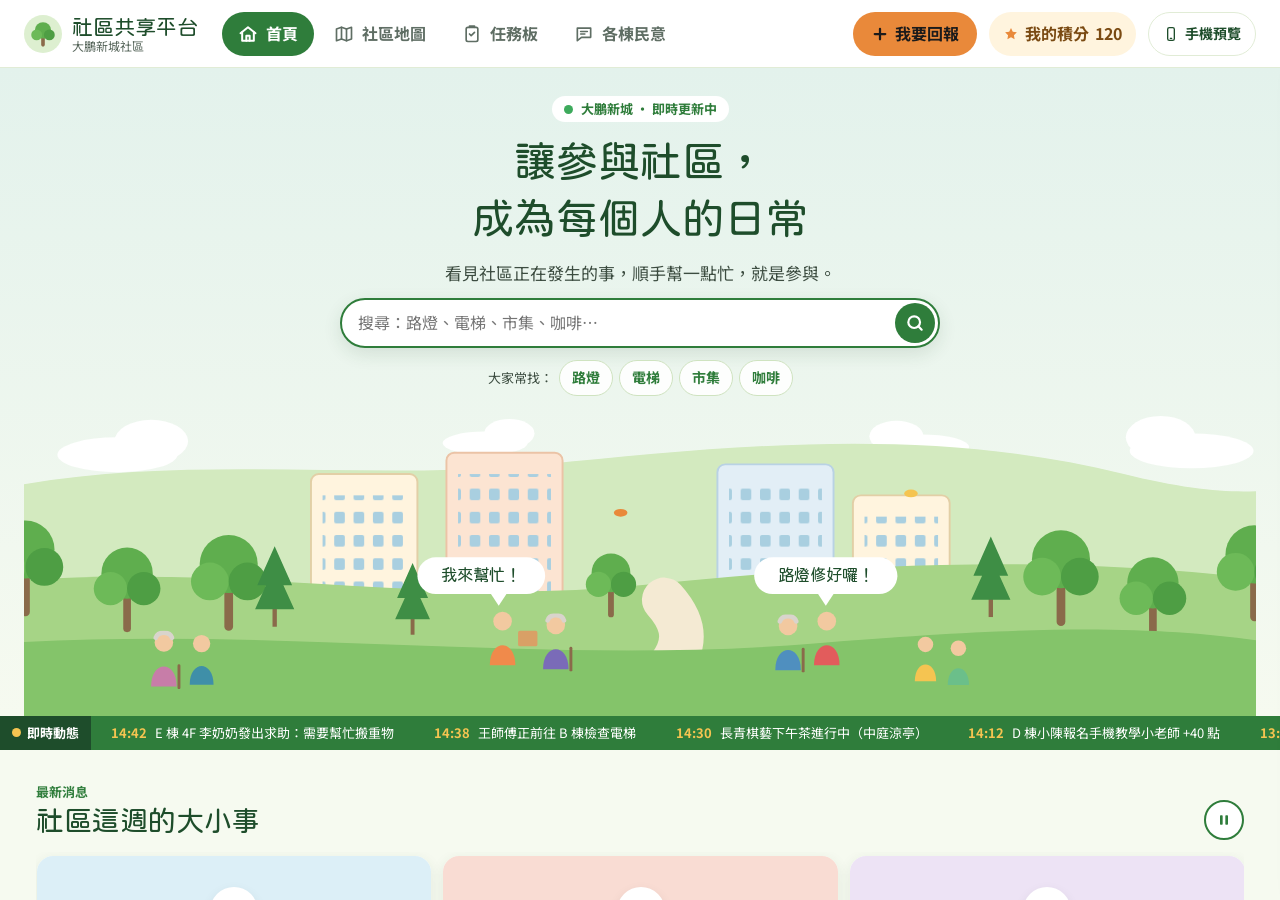
<file: mobile.html>
<!doctype html>
<html lang="zh-Hant">
<head>
<meta charset="utf-8">
<meta name="viewport" content="width=device-width, initial-scale=1, viewport-fit=cover">
<meta name="theme-color" content="#F6FAF0">
<meta name="apple-mobile-web-app-capable" content="yes">
<meta name="apple-mobile-web-app-status-bar-style" content="default">
<meta name="apple-mobile-web-app-title" content="社區共享">
<title>社區共享平台 · 大鵬新城</title>
<link rel="preconnect" href="https://fonts.googleapis.com">
<link rel="stylesheet" href="https://fonts.googleapis.com/css2?family=Huninn&family=Noto+Sans+TC:wght@400;500;700&display=swap">
<style>
:root{
  --ink:#1E4D2B;--green:#2F7D3B;--green-soft:#DDEFD0;--orange:#E9893A;--orange-deep:#B4541A;--sun:#F5C451;
  --paper:#FFFDF8;--bg:#F6FAF0;--line:#E1ECD6;--text:#233127;--muted:#56655A;--hard:3px 3px 0 var(--ink);
}
*{box-sizing:border-box;-webkit-tap-highlight-color:transparent}
html{-webkit-text-size-adjust:100%;height:100%}
body{margin:0;height:100%;font-family:'Noto Sans TC',-apple-system,BlinkMacSystemFont,system-ui,sans-serif;font-size:16px;line-height:1.55;color:var(--text);background:var(--bg);overflow:hidden;overscroll-behavior:none}
[hidden]{display:none!important}
h1,h2,h3,h4,p{margin:0}
button,input,select,textarea{font:inherit;color:inherit}
button{cursor:pointer;background:none;border:none;padding:0}
a{color:inherit}
:focus-visible{outline:3px solid var(--orange);outline-offset:2px}
[tabindex="-1"]:focus{outline:none}
.hn{font-family:'Huninn','Noto Sans TC',sans-serif;font-weight:400}
.sr{position:absolute;width:1px;height:1px;overflow:hidden;clip:rect(0 0 0 0);white-space:nowrap}

/* ---------- 外框：手機上全螢幕，電腦上顯示 iPhone 外框 ---------- */
.device{position:fixed;inset:0}
.app{position:absolute;inset:0;overflow:hidden;background:var(--bg);
  --top:env(safe-area-inset-top,0px);--bot:env(safe-area-inset-bottom,0px);--tabh:calc(56px + max(var(--bot),8px))}
.sbar{position:absolute;left:0;right:0;top:0;height:var(--top);z-index:30;background:rgba(246,250,240,.94)}
.app[data-tab=home] .sbar{background:#E3F2EC}
.sb-in,.island,.homebar,.desk{display:none}

/* 手機預覽：電腦上按「手機預覽」時，以 iPhone 外框呈現 */
@media (min-width:760px){
  html.pv body{overflow:auto;background:radial-gradient(ellipse at 20% 0%,#FFFFFF 0%,#E6F3DC 55%,#CFE7BF 100%)}
  html.pv .wrap{min-height:100%;display:flex;align-items:center;justify-content:center;gap:64px;padding:24px}
  html.pv .desk{display:block;max-width:360px;color:var(--text)}
  html.pv .device{position:relative;inset:auto;width:414px;height:868px;flex-shrink:0;padding:12px;border-radius:66px;background:#1C1C1E;box-shadow:0 0 0 2px #45454A,0 34px 70px rgba(30,77,43,.35)}
  html.pv .app{position:relative;inset:auto;width:390px;height:844px;border-radius:54px;--top:54px;--bot:26px}
  html.pv .sb-in{display:flex;align-items:center;justify-content:space-between;height:100%;padding:6px 30px 0 44px;font-weight:700;font-size:16px;color:#111}
  html.pv .island{display:block;position:absolute;top:23px;left:50%;width:124px;height:36px;margin-left:-62px;background:#000;border-radius:20px;z-index:100}
  html.pv .homebar{display:block;position:absolute;bottom:8px;left:50%;width:136px;height:5px;margin-left:-68px;border-radius:3px;background:#1B1B1B;z-index:100;pointer-events:none}
}
.desk .d-brand{display:flex;align-items:center;gap:10px;color:var(--ink);font-size:20px}
.desk h1{margin:18px 0 10px;font-size:40px;line-height:1.25;color:var(--ink)}
.desk p{font-size:16px;color:#3C4C40}
.d-try{margin:18px 0;padding:0;list-style:none;counter-reset:n;display:flex;flex-direction:column;gap:10px}
.d-try li{position:relative;padding:10px 12px 10px 48px;background:#fff;border-radius:14px;font-size:15px}
.d-try li::before{counter-increment:n;content:counter(n);position:absolute;left:12px;top:10px;width:26px;height:26px;border-radius:50%;background:var(--green);color:#fff;font-weight:700;text-align:center;line-height:26px;font-size:14px}
.d-note{font-size:14px!important;color:var(--muted)!important}
.d-link{display:inline-flex;align-items:center;min-height:44px;margin-top:14px;padding:0 20px;border-radius:999px;background:var(--green);color:#fff;font-weight:700;text-decoration:none}

/* ---------- 畫面 ---------- */
.screen{position:absolute;left:0;right:0;top:var(--top);bottom:0;overflow-y:auto;overflow-x:hidden;-webkit-overflow-scrolling:touch;overscroll-behavior:contain;padding-bottom:calc(var(--tabh) + 20px);background:var(--bg);scrollbar-width:none}
.screen::-webkit-scrollbar{display:none}
.screen.push{z-index:15;transform:translateX(102%);transition:transform .32s cubic-bezier(.2,.8,.2,1);box-shadow:-8px 0 24px rgba(0,0,0,.08)}
.screen.push.on{transform:none}

.nav{position:sticky;top:0;z-index:10;display:flex;align-items:center;justify-content:space-between;gap:10px;min-height:60px;padding:8px 16px;background:rgba(246,250,240,.9);-webkit-backdrop-filter:saturate(1.6) blur(14px);backdrop-filter:saturate(1.6) blur(14px)}
.app[data-tab=home] #s-home .nav{background:rgba(227,242,236,.9)}
.ttl{font-size:30px;line-height:1.2;color:var(--ink)}
.sub{display:flex;align-items:center;gap:6px;font-size:14px;color:var(--muted)}
.brand{display:flex;align-items:center;gap:8px;color:var(--ink)}
.brand b{font-family:'Huninn','Noto Sans TC',sans-serif;font-weight:400;font-size:20px;line-height:1.15}
.brand small{display:block;font-family:'Noto Sans TC',sans-serif;font-size:12px;color:var(--muted)}
.ptsbtn{display:flex;align-items:center;gap:6px;min-height:44px;padding:0 14px;border-radius:999px;background:#FFF4DE;color:#7A4A12;font-size:15px;font-weight:700;flex-shrink:0}
.ptsbtn.bump{animation:bump .6s ease}
@keyframes bump{30%{transform:scale(1.15)}}
.back{display:flex;align-items:center;gap:2px;min-height:44px;padding-right:10px;color:var(--green);font-size:17px;font-weight:700}
.ttl-sm{font-size:17px;font-weight:700;color:var(--ink)}

.dot{display:inline-block;width:9px;height:9px;border-radius:50%;flex-shrink:0}
@keyframes blink{50%{opacity:.35}}.live{animation:blink 1.4s ease-in-out infinite}

/* ---------- 共用元件 ---------- */
.sec{padding:26px 16px 0}
.sec-h{display:flex;align-items:flex-end;justify-content:space-between;gap:12px;margin-bottom:12px}
.kick{color:var(--green);font-weight:700;font-size:14px}
.h2{font-size:23px;line-height:1.35;color:var(--ink)}
.h2s{font-size:20px;line-height:1.35;color:var(--ink);margin-bottom:10px}
.lead{font-size:14px;color:var(--muted);margin:-6px 0 10px}
.hscroll{display:flex;gap:8px;overflow-x:auto;margin:0 -16px;padding:4px 16px 8px;scroll-padding:0 16px;scrollbar-width:none}
.hscroll::-webkit-scrollbar{display:none}
.chip{flex-shrink:0;min-height:44px;padding:0 16px;border:2px solid var(--green);border-radius:999px;background:#fff;color:var(--green);font-weight:700;font-size:15px;white-space:nowrap}
.chip[aria-pressed=true]{background:var(--green);color:#fff}
.card{background:#fff;border:1px solid var(--line);border-radius:18px;padding:16px}
.panel{background:var(--paper);border:3px solid var(--ink);border-radius:16px;box-shadow:var(--hard);padding:14px}
.btn{min-height:48px;display:inline-flex;align-items:center;justify-content:center;gap:6px;padding:0 16px;border:3px solid var(--ink);border-radius:12px;background:#fff;color:var(--ink);font-weight:700;font-size:16px;text-decoration:none;box-shadow:var(--hard);transition:transform .12s ease,box-shadow .12s ease}
.btn:active{transform:translate(2px,2px);box-shadow:1px 1px 0 var(--ink)}
.btn:disabled,.btn.primary:disabled,.btn.green:disabled{background:#ECEAE3;color:#6C7268;box-shadow:none;cursor:not-allowed;transform:none;border-color:#B8C2B0}
.btn.primary{background:var(--orange);color:#1B1B1B}
.btn.green{background:var(--green);color:#fff}
.btn.wide{width:100%}
.btn.quiet{border-width:2px;box-shadow:none;min-height:44px}
.btn.sm{min-height:44px;font-size:15px;box-shadow:none;border-width:2px}
.pill{display:inline-flex;align-items:center;gap:4px;font-size:13px;font-weight:700;padding:1px 10px;border-radius:999px;white-space:nowrap}
.pills{display:flex;flex-wrap:wrap;gap:6px;margin-bottom:6px}
.p-gray{background:#F1EFE6;color:#3E4A44}
.p-pt{background:#FFF4DE;color:#7A4A12}
.meter{height:12px;background:#EEF0E6;border:2px solid var(--ink);border-radius:999px;overflow:hidden}
.meter i{display:block;height:100%;background:var(--orange);transition:width .5s ease}
.muted{color:var(--muted);font-size:15px}
.meta{font-size:14px;color:var(--muted)}
.mini{font-size:14px;font-weight:700;color:var(--ink);margin-bottom:8px}
.notice{padding:10px 12px;border-radius:12px;background:#FFF4DE;color:#5D3A0E;font-size:15px}
.notice.ok{background:var(--green-soft);color:#1E4D2B}
.notice.stop{background:#F9DCD3;color:#7A2715}
.notice.gray{background:#F1EFE6;color:#3E4A44}

/* ---------- 首頁 ---------- */
.hero{background:linear-gradient(#E3F2EC,var(--bg));text-align:center;padding:6px 16px 0;display:flex;flex-direction:column;align-items:center;gap:10px;overflow:hidden}
.live-tag{display:inline-flex;align-items:center;gap:8px;padding:3px 12px;border-radius:999px;background:#fff;color:var(--green);font-size:14px;font-weight:700}
.hero h1{font-size:28px;line-height:1.35;color:var(--ink)}
.hero p{font-size:15px;color:#3C4C40}
.search{width:100%;display:flex;align-items:center;gap:6px;background:#fff;border:2px solid var(--green);border-radius:999px;padding:4px 4px 4px 16px;box-shadow:0 6px 18px rgba(30,77,43,.12)}
.search input{flex:1;min-width:0;border:none;outline:none;background:transparent;font-size:16px;min-height:40px}
.search button{width:44px;height:44px;flex-shrink:0;border-radius:50%;background:var(--green);display:flex;align-items:center;justify-content:center}
.scene{display:block;width:calc(100% + 32px);height:196px;margin:2px -16px 0}
@keyframes drift{from{transform:translateX(-18px)}to{transform:translateX(18px)}}.drift{animation:drift 9s ease-in-out infinite alternate}
@keyframes bob{0%,100%{transform:translateY(0)}50%{transform:translateY(-6px)}}.bob{animation:bob 2.4s ease-in-out infinite}.bob2{animation:bob 2.4s ease-in-out .8s infinite}
@keyframes fall{0%{transform:translate(0,0) rotate(0);opacity:0}15%{opacity:1}100%{transform:translate(30px,120px) rotate(220deg);opacity:0}}.leaf{animation:fall 6s linear infinite}.leaf2{animation:fall 7s linear 2.5s infinite}

.ticker{display:flex;background:var(--green);color:#fff}
.tk-lab{flex-shrink:0;display:flex;align-items:center;gap:6px;padding:0 12px;background:var(--ink);font-weight:700;font-size:14px;position:relative;z-index:1}
.tk-view{flex:1;min-width:0;overflow:hidden;padding:9px 0}
@keyframes marquee{from{transform:translateX(0)}to{transform:translateX(-50%)}}
.track{display:flex;width:max-content;animation:marquee 42s linear infinite}
.track span{display:inline-flex;gap:8px;padding:0 20px;white-space:nowrap;font-size:14px}
.track b{color:var(--sun)}

.iconbtn{width:44px;height:44px;flex-shrink:0;border:2px solid var(--green);border-radius:50%;background:#fff;display:flex;align-items:center;justify-content:center}
.news{position:relative;display:flex;gap:12px;overflow-x:auto;scroll-snap-type:x mandatory;margin:0 -16px;padding:4px 16px 12px;scrollbar-width:none}
.news::-webkit-scrollbar{display:none}
.ncard{flex:0 0 78%;scroll-snap-align:start;background:#fff;border-radius:18px;overflow:hidden;box-shadow:0 4px 14px rgba(30,77,43,.09);display:flex;flex-direction:column}
.nart{position:relative;height:84px;display:flex;align-items:center;justify-content:center;overflow:hidden}
.nicon{position:relative;width:56px;height:56px;border-radius:50%;background:#fff;display:flex;align-items:center;justify-content:center;box-shadow:0 4px 12px rgba(0,0,0,.08)}
.nbody{padding:10px 14px 12px;display:flex;flex-direction:column;gap:5px;flex:1}
.nbody h3{font-size:17px;line-height:1.4;color:var(--ink)}
.nbody p{font-size:14px;line-height:1.5;color:#3C4C40;display:-webkit-box;-webkit-line-clamp:2;-webkit-box-orient:vertical;overflow:hidden}
.nbody .row{display:flex;align-items:center;gap:8px;font-size:13px;color:var(--muted)}
.nmore{align-self:flex-start;margin-top:auto;min-height:44px;padding:0 16px;border:none;background:none;color:var(--green);font-weight:700;font-size:14px;margin-left:-16px;text-decoration:underline;text-underline-offset:3px}

/* 搜尋 */
.sres{width:100%;text-align:left;background:#fff;border:1px solid var(--line);border-radius:18px;box-shadow:0 10px 26px rgba(30,77,43,.14);padding:6px}
.sres .cnt{padding:6px 10px 0;font-size:13px;color:var(--muted)}
.sres .grp{padding:10px 10px 2px}
.area-pill{display:inline-block;font-size:12px;font-weight:700;padding:1px 9px;border-radius:999px;color:#fff}
.sitem{display:flex;align-items:center;gap:8px;width:100%;min-height:52px;padding:6px 10px;border-radius:12px;text-align:left;font-size:16px}
.sitem:active{background:#F2F8EA}
.sitem .tx{flex:1;min-width:0}
.sitem small{display:block;font-size:13px;color:var(--muted)}
.sitem mark{background:#FFE7B8;color:inherit;border-radius:3px}
.sempty{padding:12px;font-size:15px;color:#3C4C40}
.shot{display:flex;flex-wrap:wrap;justify-content:center;gap:6px;font-size:13px;color:#3C4C40;align-items:center}
.shot button{min-height:36px;padding:0 12px;border:1px solid #CFE3C0;border-radius:999px;background:rgba(255,255,255,.9);color:var(--green);font-weight:700;font-size:14px}
.flash{animation:flash 1.1s ease 2}
@keyframes flash{0%,100%{box-shadow:0 0 0 0 rgba(233,137,58,0)}50%{box-shadow:0 0 0 5px rgba(233,137,58,.7)}}

/* 積分兌換 */
.rw-mine{display:flex;align-items:center;gap:12px;padding:12px 14px;margin-bottom:12px;background:#fff;border:1px solid var(--line);border-radius:18px}
.rw-mine b{font-family:'Huninn','Noto Sans TC',sans-serif;font-weight:400;font-size:30px;line-height:1.1;color:#7A4A12}
.rw-mine .s{flex:1;font-size:13px;color:var(--muted)}
.rws{display:flex;flex-direction:column;gap:10px}
.rwm{display:grid;grid-template-columns:64px minmax(0,1fr);gap:12px;padding:12px;background:#fff;border:1px solid var(--line);border-radius:18px}
.rwm .art{position:relative;width:64px;height:64px;border-radius:16px;display:flex;align-items:center;justify-content:center}
.rwm .info{display:flex;flex-direction:column;gap:4px;min-width:0}
.rwm h3{font-size:17px;line-height:1.35;color:var(--ink)}
.rwm .by{font-size:13px;color:var(--muted)}
.rwm .cost{display:flex;align-items:center;gap:8px;font-size:13px;color:var(--muted)}
.rwm .cost b{font-family:'Huninn','Noto Sans TC',sans-serif;font-weight:400;font-size:22px;color:#7A4A12}
.rwm .bar{flex:1;height:6px;border-radius:3px;background:#EEF0E6;overflow:hidden}
.rwm .bar i{display:block;height:100%;background:var(--orange)}
.rwm .act{grid-column:1/-1}
.rtags{display:flex;flex-wrap:wrap;gap:4px}
.rtag{font-size:11.5px;font-weight:700;padding:0 8px;border-radius:999px;line-height:20px}
.rw-btn{width:100%;min-height:44px;border-radius:12px;font-size:15px;font-weight:700}
.rcode{padding:18px;border-radius:16px;background:var(--green-soft);text-align:center;color:var(--ink)}
.rcode b{display:block;font-family:'Huninn','Noto Sans TC',sans-serif;font-weight:400;font-size:40px;letter-spacing:.12em;line-height:1.3}
.newnew{font-size:12px;font-weight:700;color:#C0563A}
.dots{display:flex;justify-content:center}
.dots button{width:30px;height:30px;display:flex;align-items:center;justify-content:center}
.dots i{display:block;width:8px;height:8px;border-radius:4px;background:#BFD8AE;transition:width .3s}
.dots [aria-current] i{width:22px;background:var(--green)}

.quick{display:grid;grid-template-columns:repeat(3,minmax(0,1fr));gap:10px}
.qbtn{display:flex;flex-direction:column;align-items:center;gap:4px;padding:14px 4px 12px;background:#fff;border:1px solid var(--line);border-radius:18px;text-align:center}
.qbtn:active{transform:scale(.97)}
.qbtn .ic{width:54px;height:54px;border-radius:50%;display:flex;align-items:center;justify-content:center;margin-bottom:2px}
.qbtn b{font-family:'Huninn','Noto Sans TC',sans-serif;font-weight:400;font-size:16px;color:var(--ink)}
.qbtn small{font-size:12px;color:var(--muted);line-height:1.3}

.stats{display:grid;grid-template-columns:1fr 1fr;gap:10px}
.stat{background:#fff;border-radius:18px;padding:14px;display:flex;flex-direction:column;gap:2px}
.stat span{font-size:13px;color:var(--muted)}
.stat b{font-family:'Huninn','Noto Sans TC',sans-serif;font-weight:400;font-size:32px;line-height:1.2}
.mapprev{display:block;width:100%;margin-top:12px;padding:12px;background:#fff;border-radius:20px;text-align:left}
.mini-map{position:relative;height:168px;background:#E9EFD9;border-radius:14px;overflow:hidden}
.mini-map .a{position:absolute}
.mapprev .row{display:flex;align-items:center;justify-content:space-between;gap:8px;margin-top:10px;font-size:14px;color:#3C4C40}
.mapprev .row b{display:inline-flex;align-items:center;gap:2px;flex-shrink:0;min-height:40px;padding:0 14px;border-radius:999px;background:var(--green);color:#fff;font-size:14px}

.hcard{flex:0 0 228px;background:#fff;border-radius:20px;overflow:hidden;border:1px solid var(--line);display:flex;flex-direction:column}
.hcard .art{position:relative;height:100px;display:flex;align-items:center;justify-content:center}
.hcard .art .circ{width:60px;height:60px;border-radius:50%;background:#fff;display:flex;align-items:center;justify-content:center}
.hcard .art .pt{position:absolute;top:10px;right:10px;font-size:13px;font-weight:700;color:#7A4A12;background:#fff;padding:1px 10px;border-radius:999px}
.hcard .bd{padding:12px 14px 14px;display:flex;flex-direction:column;gap:4px;flex:1}
.hcard h3{font-size:17px;line-height:1.4;color:var(--ink)}
.hcard .go{margin-top:auto;min-height:44px;border-radius:12px;font-weight:700;font-size:15px}
.ctag{align-self:flex-start;font-size:12px;font-weight:700;color:var(--green);background:var(--green-soft);padding:1px 10px;border-radius:999px}

.heroes{display:flex;flex-direction:column;gap:8px}
.hrow{display:flex;align-items:center;gap:12px;padding:10px 12px;background:#fff;border-radius:16px}
.hrow .rk{width:22px;text-align:center;font-size:22px}
.hrow .av{width:44px;height:44px;flex-shrink:0;border-radius:50%;color:#fff;font-weight:700;display:flex;align-items:center;justify-content:center}
.hrow .who{flex:1;min-width:0}
.hrow .who b{display:block;font-size:15px;line-height:1.35}
.hrow .who small{font-size:13px;color:var(--muted)}
.hrow .pt{font-weight:700;color:#7A4A12;white-space:nowrap;font-size:15px}
.pair{position:relative;overflow:hidden;margin-top:12px;padding:20px;border-radius:22px;background:var(--green);color:#fff;display:flex;flex-direction:column;gap:8px}
.pair .tag{align-self:flex-start;font-size:13px;font-weight:700;background:var(--sun);color:#3D2C05;padding:1px 12px;border-radius:999px}
.pair .nm{font-size:24px;line-height:1.35}
.pair p{position:relative;font-size:15px;color:#E6F3DC}
.foot-note{padding:28px 24px 8px;text-align:center;font-size:13px;color:var(--muted)}

/* ---------- 地圖 ---------- */
.chiprow{padding:0 16px}
.mapwrap{position:relative;margin:4px 16px 0;border-radius:18px;overflow:hidden;border:1px solid #D7D1C0;background:#E9E5D8}
.mapview{height:392px;overflow:auto;overscroll-behavior:contain;scrollbar-width:none;touch-action:pan-x pan-y}
.mapview::-webkit-scrollbar{display:none}
.mapview.fit{height:auto;overflow:hidden}
.m-map{position:relative;width:760px;height:520px;background:#E9E5D8}
.m-map .a{position:absolute}
.fitbtn{position:absolute;right:10px;bottom:10px;z-index:3;display:flex;align-items:center;gap:6px;min-height:44px;padding:0 14px;border-radius:999px;background:rgba(255,253,248,.96);border:1px solid #CFC8B6;font-weight:700;font-size:14px;color:var(--ink);box-shadow:0 2px 8px rgba(0,0,0,.15)}
.drag-hint{position:absolute;left:10px;bottom:16px;z-index:3;padding:2px 10px;border-radius:999px;background:rgba(27,58,47,.82);color:#fff;font-size:12px;pointer-events:none}
.mapview.fit~.drag-hint{display:none}
.mb{position:absolute;padding:10px 12px;border:1px solid #CFC8B6;border-radius:10px;text-align:left;display:flex;flex-direction:column;align-items:flex-start;gap:2px;color:#1B2B24}
.mb .n{font-size:18px;font-weight:700;line-height:1.3}
.mb .m{font-size:12px;color:#5E584A}
.mb .tg{margin-top:4px;font-size:12px;font-weight:700;background:#FFFDF8;color:#8A3F12;padding:2px 8px;border-radius:999px}
.pin{position:absolute;width:44px;height:44px;border:3px solid #FFFDF8;border-radius:50%;display:flex;align-items:center;justify-content:center}
.pin.ev{border-radius:12px;background:#1F6F78}
/* 問題點：水滴形定位針，尖端對準地點 */
.ipin{position:absolute;width:44px;height:56px;filter:drop-shadow(0 2px 3px rgba(27,43,36,.35))}
.ipin svg{display:block;overflow:visible}
.legend i.tear{border-radius:50% 50% 50% 0;transform:rotate(-45deg)}
/* 語音回報 */
.vbox{background:#F2F8EA;border:2px solid #CFE3C0;border-radius:16px;padding:12px;display:flex;flex-direction:column;gap:10px}
.vrow{display:flex;align-items:center;gap:12px}
.vrow b{font-size:17px;color:var(--ink)}
.vrow p{font-size:13.5px;line-height:1.5;color:#3E4A44;margin-top:2px}
.vmic{position:relative;width:64px;height:64px;flex-shrink:0;border-radius:50%;background:#2E6B4A;color:#fff;display:flex;align-items:center;justify-content:center}
.vmic.on{background:#B03A2E}
.vmic.on::after{content:'';position:absolute;inset:-6px;border-radius:50%;border:3px solid #B03A2E;animation:vring 1.2s ease-out infinite}
@keyframes vring{from{transform:scale(.92);opacity:1}to{transform:scale(1.3);opacity:0}}
.vheard{background:#fff;border-radius:12px;padding:10px 12px;font-size:15px}
.vchip{display:inline-flex;margin:6px 6px 0 0;padding:1px 10px;border-radius:999px;background:var(--ink);color:#fff;font-size:13px;font-weight:700}
.vword{background:#FFE7B8;border-radius:3px;padding:0 2px}
.vmsg{padding:8px 12px;border-radius:10px;background:#FBEFE4;color:#5A2A0C;font-size:14px}
.vtype{display:flex;gap:8px}
.vtype input{flex:1;min-width:0;min-height:44px;padding:0 12px;border:1px solid #CFC8B6;border-radius:10px;background:#fff;font-size:16px}
.vtype button{min-height:44px;padding:0 14px;border-radius:10px;background:#2E6B4A;color:#fff;font-weight:700}
.vtry{display:flex;gap:6px;overflow-x:auto;margin:0 -12px;padding:0 12px 2px;scrollbar-width:none;font-size:13px;color:var(--muted);align-items:center}
.vtry::-webkit-scrollbar{display:none}
.vtry span{flex-shrink:0;white-space:nowrap}
.vtry button{flex-shrink:0;min-height:36px;padding:0 12px;border:1px solid #CFC8B6;border-radius:999px;background:#fff;font-size:13px;white-space:nowrap}
.vauto{font-size:11px;font-weight:700;margin-left:4px;padding:0 6px;border-radius:999px;background:#FFE7B8;color:#7A4A12}
.pbadge{position:absolute;white-space:nowrap;font-size:11px;font-weight:700;padding:0 5px;border-radius:999px}
.pbar{position:absolute;width:44px;height:7px;background:#FFFDF8;border-radius:4px;overflow:hidden;box-shadow:0 1px 3px rgba(27,43,36,.3)}
.wk{position:absolute;width:40px;height:40px;transition:left 1.4s linear,top 1.4s linear}
.wk .pulse{position:absolute;inset:0;border-radius:50%;background:#1B3A2F;animation:pulse 1.8s ease-out infinite}
@keyframes pulse{0%{transform:scale(1);opacity:.5}100%{transform:scale(2.3);opacity:0}}
.wk button{position:absolute;inset:0;border:3px solid #FFFDF8;border-radius:50%;background:#1B3A2F;display:flex;align-items:center;justify-content:center}
.wk .lb{position:absolute;top:42px;left:50%;transform:translateX(-50%);white-space:nowrap;font-size:12px;font-weight:700;background:#1B3A2F;color:#fff;padding:0 6px;border-radius:6px}
.legend{display:flex;flex-wrap:wrap;gap:4px 14px;padding:10px 18px 0;font-size:12.5px;color:#3E4A44}
.legend span{display:flex;align-items:center;gap:5px}
.legend i{display:inline-block;width:11px;height:11px;border-radius:50%}
.tiles3{display:grid;grid-template-columns:repeat(3,minmax(0,1fr));gap:8px}
.tile{background:#fff;border-radius:14px;padding:12px 10px}
.tile b{display:block;font-size:28px;line-height:1.2;font-weight:700}
.tile span{font-size:13px;color:#4E5A53}
.trows{display:flex;flex-direction:column;gap:10px}
.trow{background:#fff;border:1px solid var(--line);border-radius:16px;padding:12px 14px;display:flex;flex-direction:column;gap:8px}
.trow .top{display:flex;justify-content:space-between;align-items:flex-start;gap:10px}
.trow .top b{display:block;font-size:16px;line-height:1.4}
.trow .acts2{display:flex;flex-wrap:wrap;gap:8px;align-items:center}
.ptag{flex-shrink:0;font-size:14px;font-weight:700;color:#8A3F12;background:#FBEFE4;padding:2px 10px;border-radius:999px}
.state{font-size:14px;font-weight:700;color:var(--green)}
.topics{display:flex;flex-direction:column;gap:6px}
.topic{display:flex;align-items:center;gap:12px;width:100%;min-height:56px;padding:6px 10px;background:#fff;border-radius:14px;text-align:left}
.topic .no{width:34px;height:34px;flex-shrink:0;border-radius:10px;color:#fff;font-weight:900;display:flex;align-items:center;justify-content:center}
.topic .bd{flex:1;min-width:0}
.topic .bd div{display:flex;justify-content:space-between;font-size:15px}
.topic .bar{height:8px;background:#F4F2EC;border-radius:4px;overflow:hidden;margin-top:4px}
.topic .bar i{display:block;height:8px}

/* ---------- 任務板 ---------- */
.seg{display:flex;margin:2px 16px 12px;padding:3px;background:#E1EADA;border-radius:12px}
.seg button{flex:1;min-height:42px;border-radius:9px;font-weight:700;font-size:15px;color:var(--ink);display:flex;align-items:center;justify-content:center;gap:6px}
.seg [aria-selected=true]{background:#fff;box-shadow:0 1px 4px rgba(0,0,0,.14)}
.seg .n{min-width:20px;height:20px;padding:0 6px;border-radius:10px;background:var(--orange-deep);color:#fff;font-size:12px;line-height:20px}
.tf{padding:0 16px;display:flex;flex-direction:column;gap:6px}
.tf-row{display:flex;flex-wrap:wrap;align-items:center;gap:8px}
.tf-row .lab{font-weight:700;color:var(--ink);font-size:15px}
.tf .hscroll{margin:0 -16px}
.sel{min-height:44px;padding:0 10px;border:2px solid var(--green);border-radius:10px;background:#fff;font-weight:700;color:var(--green);font-size:16px}
.tf-hint{font-size:13px;color:var(--muted)}
.cork{margin:12px 12px 0;padding:14px 12px 16px;border:7px solid #8A6A4A;border-radius:14px;box-shadow:var(--hard);background-color:#D3A871;background-image:radial-gradient(#BC8F58 1.3px,transparent 1.5px),radial-gradient(#E0BC8A 1px,transparent 1.2px);background-size:13px 13px,19px 19px;background-position:0 0,6px 8px}
.count{display:inline-block;margin-bottom:14px;padding:2px 12px;background:#fff;border-radius:6px;font-weight:700;font-size:14px;color:var(--ink)}
.notes{display:flex;flex-direction:column;gap:20px}
.note{position:relative;display:flex;flex-direction:column;gap:6px;padding:20px 14px 14px;border-radius:4px;box-shadow:2px 4px 8px rgba(60,38,10,.35)}
.note:nth-child(3n+1){transform:rotate(-1deg)}
.note:nth-child(3n+2){transform:rotate(.8deg)}
.note:nth-child(3n){transform:rotate(-.4deg)}
.note::before{content:'';position:absolute;left:50%;top:-7px;width:16px;height:16px;margin-left:-8px;border-radius:50%;background:radial-gradient(circle at 35% 30%,#F7A98C,#C0563A 65%);box-shadow:1px 2px 2px rgba(0,0,0,.35)}
.note h3{font-size:18px;line-height:1.4;color:var(--ink)}
.note .row{display:flex;flex-wrap:wrap;align-items:center;justify-content:space-between;gap:4px 8px}
.note .meta{color:#3C4C40}
.note .pt{font-weight:700;color:#7A4A12;background:#fff;padding:0 10px;border-radius:999px;font-size:15px}
.note .btn{margin-top:6px;box-shadow:none;border-width:2px;min-height:44px}
.c-space{background:#DDEFD0}.c-digital{background:#D5ECF6}.c-daily{background:#FDE7C8}.c-event{background:#EDE3F5}
.note.is-high{background:#F1EEE5}
.note.is-mine{outline:3px solid var(--green);outline-offset:2px}
.stamp{position:absolute;right:10px;top:12px;padding:0 8px;border:2px solid #A63B22;border-radius:6px;color:#A63B22;font-weight:700;font-size:13px;transform:rotate(6deg);background:rgba(255,255,255,.6)}
.empty{padding:24px;background:#fff;border-radius:6px;text-align:center}
.r-low{background:#DDEFD0;color:#1E5C2B}.r-mid{background:#FFE7B8;color:#7A4A12}.r-high{background:#F9DCD3;color:#8E2F1A}
.stack{display:flex;flex-direction:column;gap:14px;padding:0 16px}
.mine-item{display:flex;flex-direction:column;gap:6px;padding:12px 0;border-top:2px dashed var(--line)}
.mine-item:first-of-type{border-top:none;padding-top:4px}
.mine-item b{color:var(--ink);line-height:1.4}
.mine-item small{color:var(--muted);font-size:14px}
.cv-grid{display:grid;grid-template-columns:repeat(3,1fr);gap:8px;margin-bottom:10px}
.cv-grid div{padding:8px 4px;background:var(--bg);border-radius:12px;text-align:center;font-size:13px;color:var(--muted)}
.cv-grid b{display:block;font-family:'Huninn','Noto Sans TC',sans-serif;font-weight:400;font-size:26px;line-height:1.2;color:var(--green)}
.badges{display:flex;flex-wrap:wrap;gap:6px}
.bdg{font-size:13px;padding:2px 10px;border-radius:999px;border:2px dashed #B8C2B0;color:#6C7268}
.bdg.on{border:2px solid var(--orange-deep);background:#FFF4DE;color:#7A4A12;font-weight:700}
.rule ul{list-style:none;margin:8px 0;padding:0;display:flex;flex-direction:column;gap:8px;font-size:15px}
.rule li{display:flex;flex-wrap:wrap;align-items:center;gap:8px}
.rule p{font-size:14px;color:var(--muted)}

/* 任務流程 */
.steps{list-style:none;margin:0;padding:0;display:grid;grid-template-columns:repeat(5,1fr);gap:2px}
.steps li{position:relative;padding-top:30px;text-align:center;font-size:12px;line-height:1.3;color:var(--muted)}
.steps li::before{content:attr(data-n);position:absolute;left:50%;top:0;width:26px;height:26px;margin-left:-13px;border:2px solid #B8C2B0;border-radius:50%;background:#fff;font-weight:700;line-height:22px}
.steps li.done{color:var(--ink)}
.steps li.done::before{content:'✓';background:var(--green);border-color:var(--green);color:#fff}
.steps li.now{color:var(--ink);font-weight:700}
.steps li.now::before{border-color:var(--orange-deep);background:#FFF4DE;color:#7A4A12}
.facts{display:grid;grid-template-columns:auto 1fr;gap:4px 14px;margin:0;font-size:15px}
.facts dt{color:var(--muted)}.facts dd{margin:0;font-weight:500}
.checks{display:flex;flex-direction:column;gap:8px}
.check{display:flex;align-items:center;gap:10px;min-height:48px;padding:6px 10px;border:2px solid var(--line);border-radius:12px;background:#fff;font-size:15px}
.check input{width:24px;height:24px;accent-color:var(--green);flex-shrink:0}
.photos{display:grid;grid-template-columns:1fr 1fr;gap:10px}
.photo{display:flex;align-items:center;justify-content:center;min-height:92px;padding:6px;border:2px dashed #B8C2B0;border-radius:12px;color:var(--muted);font-size:14px;text-align:center}
.photo.has{border:2px solid var(--green);background:var(--green-soft);color:var(--ink);font-weight:700}
.link-row{display:flex;flex-wrap:wrap;gap:4px 16px;font-size:15px}
.linkbtn{min-height:44px;padding:0 4px;color:#8E2F1A;text-decoration:underline}
.isteps{display:grid;grid-template-columns:repeat(4,minmax(0,1fr));gap:4px}
.isteps div{display:flex;flex-direction:column;gap:6px;font-size:13px;color:var(--muted)}
.isteps i{height:8px;border-radius:4px}
.isteps .cur{color:var(--ink);font-weight:700}
.helpbox{display:flex;flex-direction:column;gap:10px;padding:14px;border-radius:14px;background:#FBEFE4;color:#5A2A0C;font-size:15px}

/* ---------- 各棟民意 ---------- */
.isocard{margin:0 12px;padding:12px 10px 10px;background:#FBF1DC;border:3px solid var(--ink);border-radius:18px;box-shadow:var(--hard)}
.bubble{position:relative;margin:0 4px 14px;padding:8px 12px;background:#fff;border:2px solid var(--ink);border-radius:12px;box-shadow:3px 3px 0 var(--ink);font-size:15px;line-height:1.5;min-height:62px}
.bubble::after{content:'';position:absolute;left:40px;bottom:-10px;width:16px;height:16px;background:#fff;border-right:2px solid var(--ink);border-bottom:2px solid var(--ink);transform:rotate(45deg)}
.bubble .unit{display:inline-block;margin-right:6px;padding:0 8px;border-radius:6px;background:var(--sun);color:#3A2A00;font-weight:700}
#vIso svg{display:block;width:100%;height:auto}
.ib{cursor:pointer;transition:transform .22s ease}
.ib.on{transform:translateY(-10px)}
.ib:focus{outline:none}
.ib:focus-visible .roof{stroke:var(--orange);stroke-width:5}
.hint{text-align:center;font-size:13px;font-weight:700;color:var(--ink);margin:2px 0 4px}
.isocard .hscroll{margin:0 -10px;padding:4px 10px 4px}
.isocard .chip{min-width:52px;padding:0 12px}
.sum-head{display:flex;align-items:flex-start;justify-content:space-between;gap:8px}
.sum-head h2{font-size:24px;line-height:1.3;color:var(--ink)}
.sum-sub{margin:2px 0 8px;color:var(--orange-deep);font-weight:700;font-size:15px}
.mood{background:#FFF4DE;color:#7A4A12}
.bar-row{display:grid;grid-template-columns:86px 1fr 42px;align-items:center;gap:8px;font-size:15px;margin-top:6px}
.bar-row span:last-child{text-align:right;font-weight:700}
.linkish{display:inline-flex;align-items:center;min-height:44px;margin-top:4px;color:var(--green);font-weight:700;text-decoration:underline}
.cmp h3{font-size:16px;text-align:center;margin-bottom:10px;color:var(--ink)}
.cmp-box{padding:10px;border-radius:12px;background:#EAF4E0}
.cmp-tag{display:inline-block;margin-bottom:4px;padding:0 12px;border-radius:8px;background:var(--green);color:#fff;font-weight:700}
.poll{margin-top:14px;padding-top:12px;border-top:2px dashed var(--line)}
.poll h4{margin:2px 0 8px;color:var(--ink);font-size:17px;line-height:1.45}
.poll small{color:var(--orange-deep);font-weight:700;font-size:13px}
.poll-opts{display:flex;flex-direction:column;gap:8px}
.poll-opts .btn{justify-content:flex-start;text-align:left}
.poll-res{display:grid;grid-template-columns:1fr auto;gap:2px 8px;font-size:15px;margin-bottom:8px}
.poll-res .meter{grid-column:1/-1}
.poll-res.mine b::after{content:'（你的選擇）';font-weight:400;font-size:13px;color:var(--muted)}
.voices{display:flex;flex-direction:column;gap:12px}
.vcard{padding:10px 12px 6px;background:#fff;border:2px solid var(--ink);border-radius:14px;box-shadow:3px 3px 0 var(--ink)}
.vcard.is-new{background:#FFF4DE}
.vtags{display:flex;flex-wrap:wrap;gap:4px;margin-bottom:4px}
.t-no{background:var(--sun);color:#3A2A00}.t-unit{background:var(--ink);color:#fff}.t-topic{background:var(--green-soft);color:#1E4D2B}
.vtext{margin-bottom:4px;line-height:1.55}
.vreply{margin-bottom:4px;padding:4px 8px;border-left:4px solid var(--green);background:#F2F8EA;font-size:14px}
.vfoot{display:flex;flex-wrap:wrap;align-items:center;justify-content:space-between;gap:2px 8px}
.plus{min-height:44px;padding:0 4px;color:var(--orange-deep);font-weight:700;font-size:15px}
.plus[aria-pressed=true]{color:var(--green)}
.to-task{display:inline-flex;align-items:center;min-height:44px;color:var(--green);font-weight:700;font-size:15px}
.fab-wrap{position:sticky;bottom:calc(var(--tabh) + 14px);z-index:6;display:flex;justify-content:flex-end;padding:0 14px;margin-top:18px;pointer-events:none}
.fab-wrap.off .fab{opacity:0;transform:translateY(12px);visibility:hidden}
.fab{transition:opacity .2s ease,transform .2s ease,visibility .2s;pointer-events:auto;min-height:52px;padding:0 18px;border-radius:999px;background:var(--orange);border:3px solid var(--ink);box-shadow:var(--hard);font-weight:700;font-size:16px;color:#1B1B1B;display:flex;align-items:center;gap:6px}
.billboard{position:relative;margin:22px 12px 0;padding:22px 14px 10px;background:var(--orange);border:4px solid var(--ink);border-radius:12px;box-shadow:5px 5px 0 var(--ink)}
.bb-title{position:absolute;left:8px;top:-22px;padding:2px 14px;background:#fff;border:3px solid var(--ink);border-radius:8px;box-shadow:3px 3px 0 var(--ink);color:var(--ink);font-size:21px;transform:rotate(-1.5deg)}
.bb-title b{font-weight:400;color:#B4541A}
.bb-row{display:flex;align-items:center;gap:10px;width:100%;min-height:76px;margin:10px 0 0;padding:8px 14px;border:3px solid var(--ink);border-radius:18px;background:var(--paper);text-align:left;box-shadow:inset -4px -4px 0 #EFE4CE}
.bb-no{flex-shrink:0;padding:0 8px;border-radius:6px;background:var(--ink);color:var(--sun);font-weight:700;font-size:14px}
.bb-name{flex:1;min-width:0;font-family:'Huninn','Noto Sans TC',sans-serif;font-size:24px;line-height:1.25;color:var(--ink)}
.bb-num{flex-shrink:0;font-family:'Huninn','Noto Sans TC',sans-serif;font-size:26px;color:#B4541A}
.bb-num small{font-family:'Noto Sans TC',sans-serif;font-size:13px;color:var(--muted);margin-left:2px}
.bb-note{margin-top:8px;text-align:center;font-size:14px;font-weight:700;color:#2A2000}
.dist{display:flex;flex-wrap:wrap;align-items:center;justify-content:center;gap:8px;padding:4px}
.bub{display:flex;flex-direction:column;align-items:center;justify-content:center;padding:4px;border:3px solid var(--ink);border-radius:50%;background:#fff;color:var(--ink);font-weight:700;line-height:1.2;box-shadow:2px 2px 0 var(--ink)}
.bub small{font-weight:400;font-size:12px}
.lines{margin:0;padding-left:20px;display:flex;flex-direction:column;gap:4px}
.picks{display:flex;flex-wrap:wrap;gap:8px}
.picks .chip{padding:0 14px}
fieldset{border:none;margin:0;padding:0}
legend{padding:0;margin-bottom:8px;font-weight:700;color:var(--ink)}
.say-text{width:100%;min-height:92px;padding:10px;border:2px solid var(--ink);border-radius:12px;background:#fff;resize:none;line-height:1.5;font-size:16px}
.say-count{text-align:right;font-size:14px;color:var(--muted)}
.fine{font-size:14px;color:var(--muted)}
.ropt{min-height:52px;padding:0 16px;border:2px solid #CFC8B6;border-radius:12px;background:#fff;font-size:17px}
.ropt[aria-pressed=true]{background:var(--ink);border-color:var(--ink);color:#fff}

/* ---------- 我的 ---------- */
.prof{display:flex;align-items:center;gap:14px;padding:18px;border-radius:22px;background:var(--green);color:#fff}
.prof .av{width:60px;height:60px;border-radius:50%;background:var(--sun);color:#3D2C05;font-size:24px;font-weight:700;display:flex;align-items:center;justify-content:center;flex-shrink:0}
.prof .big{font-family:'Huninn','Noto Sans TC',sans-serif;font-size:40px;line-height:1.1}
.prof small{color:#DDEFD0;font-size:14px}
.acts-grid{display:grid;grid-template-columns:repeat(4,1fr);gap:6px;text-align:center}
.acts-grid div{padding:8px 2px;background:var(--bg);border-radius:12px;font-size:12px;color:var(--muted)}
.acts-grid b{display:block;font-size:22px;color:var(--ink)}
.menu{display:flex;flex-direction:column;background:#fff;border:1px solid var(--line);border-radius:18px;overflow:hidden}
.menu a,.menu button{display:flex;align-items:center;gap:12px;min-height:54px;padding:0 16px;border-top:1px solid var(--line);text-decoration:none;font-size:16px;text-align:left;color:var(--text)}
.menu>:first-child{border-top:none}
.menu .chev{margin-left:auto;color:#9AA59D}
.menu .danger{color:#A63B22}

/* ---------- 分頁列、底部卡片、提示 ---------- */
.tabbar{position:absolute;left:0;right:0;bottom:0;z-index:20;display:grid;grid-template-columns:repeat(5,1fr);height:var(--tabh);padding-bottom:max(var(--bot),8px);background:rgba(255,255,255,.92);-webkit-backdrop-filter:blur(18px) saturate(1.6);backdrop-filter:blur(18px) saturate(1.6);border-top:1px solid rgba(30,77,43,.12)}
.tb{position:relative;display:flex;flex-direction:column;align-items:center;justify-content:center;gap:1px;color:#5F6E64;font-size:11px;font-weight:700}
.tb.on{color:var(--green)}
.tb .n{position:absolute;top:3px;left:calc(50% + 6px);min-width:18px;height:18px;padding:0 5px;border-radius:9px;background:#C63F2B;color:#fff;font-size:11px;line-height:18px}
.tb-report{display:flex;flex-direction:column;align-items:center;justify-content:flex-start;font-size:11px;font-weight:700;color:var(--orange-deep)}
.tb-report span{width:56px;height:56px;margin-top:-20px;border-radius:50%;background:var(--orange);border:4px solid #fff;display:flex;align-items:center;justify-content:center;box-shadow:0 4px 12px rgba(180,84,26,.4)}
.tb-report:active span{transform:scale(.94)}
.scrim{position:absolute;inset:0;z-index:40;background:rgba(16,28,22,.45);opacity:0;transition:opacity .28s}
.scrim.on{opacity:1}
.sheet{position:absolute;left:0;right:0;bottom:0;z-index:41;max-height:calc(100% - var(--top) - 10px);display:flex;flex-direction:column;background:var(--paper);border-radius:24px 24px 0 0;box-shadow:0 -8px 30px rgba(0,0,0,.2);transform:translateY(105%);transition:transform .32s cubic-bezier(.2,.8,.2,1);padding-bottom:var(--bot)}
.sheet.on{transform:none}
.grab{flex-shrink:0;height:22px;display:flex;align-items:center;justify-content:center;touch-action:none;cursor:grab}
.grab::before{content:'';width:40px;height:5px;border-radius:3px;background:#C9CFC4}
#sheetIn{display:flex;flex-direction:column;min-height:0;flex:1}
.sh-head{flex-shrink:0;display:flex;align-items:flex-start;justify-content:space-between;gap:12px;padding:0 16px 12px 18px;border-bottom:2px dashed var(--line);touch-action:none}
.sh-head h2{font-size:21px;line-height:1.4;color:var(--ink)}
.sh-body{overflow-y:auto;overscroll-behavior:contain;padding:14px 18px 22px;display:flex;flex-direction:column;gap:14px}
.xbtn{width:44px;height:44px;flex-shrink:0;border-radius:50%;background:#F1EFE6;display:flex;align-items:center;justify-content:center}
.toast.top{top:calc(var(--top) + 8px);bottom:auto}
.toast{position:absolute;left:16px;right:16px;bottom:calc(var(--tabh) + 12px);z-index:60;background:var(--ink);color:#fff;padding:12px 18px;border-radius:16px;box-shadow:0 8px 24px rgba(0,0,0,.25);text-align:center;font-size:15px;pointer-events:none}

/* ===================================================================
   手機版：整體縮小一號、兩側留白加大（避免太滿版）
   =================================================================== */
body{font-size:15px}
.app{--tabh:calc(52px + max(var(--bot),8px))}
.nav{min-height:52px;padding:6px 20px}
.ttl{font-size:24px}
.sub{font-size:13px}
.brand b{font-size:18px}
.brand svg{width:32px;height:32px}
.ptsbtn{min-height:40px;padding:0 12px;font-size:14px}
.back{font-size:16px}
.sec{padding:22px 20px 0}
.kick{font-size:13px}
.h2{font-size:20px}
.h2s{font-size:18px}
.lead{font-size:13px}
.hscroll{margin:0 -20px;padding:4px 20px 8px;scroll-padding:0 20px}
.chip{min-height:40px;padding:0 14px;font-size:14px}
.btn{min-height:44px;font-size:15px}
.btn.sm,.btn.quiet{min-height:40px;font-size:14px}
.card{padding:14px}
.panel{padding:12px}
.meta{font-size:13px}
.muted{font-size:14px}
.notice{font-size:14px}
.hero{padding:4px 20px 0;gap:8px}
.hero h1{font-size:23px}
.hero p{font-size:14px}
.live-tag{font-size:13px}
.search{padding:3px 3px 3px 14px}
.search input{min-height:36px}
.search button{width:40px;height:40px}
.scene{height:168px;width:calc(100% + 40px);margin:2px -20px 0}
.ticker .tk-lab{font-size:13px}
.tk-view{padding:7px 0}
.track span{font-size:13px}
.iconbtn{width:40px;height:40px}
.news{margin:0 -20px;padding:4px 20px 10px}
.ncard{flex-basis:74%;border-radius:16px}
.nart{height:72px}
.nicon{width:48px;height:48px}
.nicon svg{width:24px;height:24px}
.nbody{padding:9px 13px 10px;gap:4px}
.nbody h3{font-size:16px}
.nbody p{font-size:13.5px}
.quick{gap:8px}
.qbtn{padding:12px 4px 10px;border-radius:16px}
.qbtn .ic{width:46px;height:46px}
.qbtn .ic svg{width:24px;height:24px}
.qbtn b{font-size:15px}
.qbtn small{font-size:11.5px}
.stats{gap:8px}
.stat{padding:12px;border-radius:16px}
.stat b{font-size:26px}
.stat span{font-size:12px}
.mini-map{height:148px}
.mapprev{padding:10px;border-radius:18px}
.hcard{flex-basis:200px;border-radius:16px}
.hcard .art{height:82px}
.hcard .art .circ{width:50px;height:50px}
.hcard .art .circ svg{width:24px;height:24px}
.hcard .bd{padding:10px 12px 12px}
.hcard h3{font-size:15.5px}
.hcard .go{min-height:40px;font-size:14px}
.hrow{padding:8px 10px}
.hrow .av{width:38px;height:38px}
.hrow .who b{font-size:14px}
.pair{padding:16px}
.pair .nm{font-size:20px}
.pair p{font-size:14px}
.rw-mine{padding:10px 12px}
.rw-mine b{font-size:26px}
.rwm{grid-template-columns:52px minmax(0,1fr);gap:10px;padding:10px}
.rwm .art{width:52px;height:52px;border-radius:14px}
.rwm .art svg{width:24px;height:24px}
.rwm h3{font-size:15.5px}
.rwm .cost b{font-size:19px}
.rw-btn{min-height:40px;font-size:14px}
.chiprow{padding:0 20px}
.mapwrap{margin:4px 20px 0}
.legend{padding:10px 22px 0}
.tile b{font-size:23px}
.tile span{font-size:12px}
.trow{padding:10px 12px}
.trow .top b{font-size:15px}
.topic{min-height:50px}
.seg{margin:2px 20px 12px}
.seg button{min-height:38px;font-size:14px}
.tf{padding:0 20px}
.tf .hscroll{margin:0 -20px}
.tf-row .lab{font-size:14px}
.sel{min-height:40px;font-size:15px}
.cork{margin:12px 16px 0;padding:12px 10px 14px;border-width:6px}
.note{padding:18px 12px 12px}
.note h3{font-size:16px}
.note .btn{min-height:40px}
.stack{padding:0 20px}
.isocard{margin:0 16px;padding:10px 8px 8px}
.bubble{font-size:14px;min-height:56px}
.sum-head h2{font-size:21px}
.bar-row{grid-template-columns:78px 1fr 40px;font-size:14px}
.vcard{padding:9px 11px 5px}
.vtext{font-size:14.5px}
.plus,.to-task{font-size:14px;min-height:40px}
.fab{min-height:46px;font-size:15px;padding:0 16px}
.billboard{margin:22px 16px 0;padding:20px 12px 8px}
.bb-title{font-size:19px}
.bb-row{min-height:62px}
.bb-name{font-size:21px}
.bb-num{font-size:22px}
.prof{padding:16px}
.prof .av{width:52px;height:52px;font-size:21px}
.prof .big{font-size:34px}
.tb svg{width:22px;height:22px}
.tb-report span{width:50px;height:50px;margin-top:-18px}
.tb-report span svg{width:22px;height:22px}
.sh-head h2{font-size:19px}
.sh-body{padding:12px 18px 20px;gap:12px}
.ropt{min-height:46px;font-size:16px;padding:0 14px}
.vmic{width:56px;height:56px}
.vrow b{font-size:16px}
.toast{font-size:14px}
.tb-brand,.tb-pts,.tb-pv{display:none}

/* ===================================================================
   電腦版：同一份內容，改成網頁排版（寬度 900px 以上，且不是手機預覽）
   =================================================================== */
html.dk body{font-size:16px}
html.dk .app{--top:68px;--bot:0px;--tabh:0px}
html.dk .sbar,html.dk .desk,html.dk .island,html.dk .homebar{display:none}
html.dk .tabbar{top:0;bottom:auto;height:68px;display:flex;align-items:center;gap:4px;padding:0 max(24px,calc((100% - 1240px)/2));border-top:none;border-bottom:1px solid var(--line);background:rgba(255,255,255,.96)}
html.dk .tb-brand{display:flex;align-items:center;gap:10px;margin-right:20px;color:var(--ink);text-align:left}
html.dk .tb-brand b{font-family:'Huninn','Noto Sans TC',sans-serif;font-weight:400;font-size:21px;line-height:1.15}
html.dk .tb-brand small{display:block;font-family:'Noto Sans TC',sans-serif;font-size:12px;color:var(--muted)}
html.dk .tb{flex-direction:row;gap:8px;height:44px;padding:0 16px;border-radius:999px;font-size:16px}
html.dk .tb small{font-size:16px}
html.dk .tb svg{width:20px;height:20px}
html.dk .tb.on{background:var(--green);color:#fff}
html.dk .tb .n{position:static;margin-left:2px}
html.dk .tb-report{order:5;margin-left:auto;flex-direction:row;align-items:center;gap:6px;height:44px;padding:0 18px;border-radius:999px;background:var(--orange);color:#1B1B1B;font-size:16px}
html.dk .tb-report span{width:auto;height:auto;margin:0;border:none;background:none;box-shadow:none}
html.dk .tb-report span svg{width:18px;height:18px}
html.dk .tb-pts{display:flex;order:6;align-items:center;gap:6px;height:44px;padding:0 14px;margin-left:8px;border-radius:999px;background:#FFF4DE;color:#7A4A12;font-weight:700}
html.dk .tb-pv{display:flex;order:7;align-items:center;gap:6px;height:44px;padding:0 14px;margin-left:8px;border:1px solid var(--line);border-radius:999px;color:var(--ink);font-size:14px;font-weight:700}
html.dk .screen{padding-bottom:56px}
html.dk .screen>*:not(.hero):not(.ticker):not(.nav){max-width:1240px;margin-left:auto;margin-right:auto}
html.dk .nav{position:static;padding:22px max(20px,calc((100% - 1208px)/2)) 8px;background:none;backdrop-filter:none;-webkit-backdrop-filter:none}
html.dk .ttl{font-size:34px}
html.dk .sub{font-size:15px}
html.dk .nav .ptsbtn,html.dk #s-home>.nav{display:none}
html.dk .sec{padding:32px 16px 0}
html.dk .h2{font-size:28px}
html.dk .h2s{font-size:21px}
html.dk .hscroll{margin:0;padding:4px 0 8px;flex-wrap:wrap}
html.dk #s-voices>.seg{max-width:440px;margin:4px 0 18px max(16px,calc((100% - 1208px) / 2))}
/* 首頁 */
html.dk .hero{padding:28px 24px 0;gap:12px}
html.dk .hero h1{font-size:42px}
html.dk .hero p{font-size:17px}
html.dk .search,html.dk .sres,html.dk .shot{width:100%;max-width:600px}
html.dk .scene{width:100%;height:300px;margin:8px 0 0}
html.dk .news{margin:0;padding:4px 0 12px}
html.dk .ncard{flex-basis:calc((100% - 24px) / 3)}
html.dk .nart{height:110px}
html.dk .quick{grid-template-columns:repeat(6,minmax(0,1fr));gap:14px}
html.dk .stats{grid-template-columns:repeat(4,minmax(0,1fr));gap:14px}
html.dk .stat b{font-size:34px}
html.dk .mini-map{height:240px}
html.dk #homeCards{display:grid;grid-template-columns:repeat(auto-fill,minmax(220px,1fr));gap:16px;padding:8px 0}
html.dk .rws{display:grid;grid-template-columns:repeat(2,minmax(0,1fr));gap:14px}
html.dk #heroesSec{display:grid;grid-template-columns:1fr 1fr;column-gap:20px;align-items:start}
html.dk #heroesSec>.kick,html.dk #heroesSec>h2{grid-column:1/-1}
html.dk .pair{margin-top:0}
/* 社區地圖：地圖在左、資訊在右 */
html.dk .mcols{display:flex;gap:28px;align-items:flex-start;padding:0 16px}
html.dk .mmain{flex:1;min-width:0}
html.dk .mside{flex:0 0 380px}
html.dk .mside .sec{padding:0 0 22px}
html.dk .chiprow{padding:0}
html.dk .mapwrap{margin:4px 0 0}
html.dk .mapview{height:auto!important;overflow:visible;display:flex;justify-content:center}
html.dk .m-map{zoom:1!important}
html.dk .fitbtn,html.dk .drag-hint{display:none}
html.dk .legend{padding:10px 0 0}
/* 任務板：佈告欄與我的任務並排 */
html.dk #tSeg{display:none}
html.dk .tcols{display:flex;gap:28px;align-items:flex-start;padding:0 16px}
html.dk #tBoard,html.dk #tBoard[hidden]{display:block!important;flex:1;min-width:0}
html.dk #tMine,html.dk #tMine[hidden]{display:block!important;flex:0 0 360px}
html.dk #tMine .stack{padding:0}
html.dk .tf{padding:0}
html.dk .cork{margin:12px 0 0}
html.dk .notes{display:grid;grid-template-columns:repeat(auto-fill,minmax(240px,1fr));gap:22px 18px}
/* 各棟民意：三欄 */
html.dk #vMapView:not([hidden]){display:grid;grid-template-columns:300px minmax(0,1fr) 360px;gap:22px;align-items:start;padding:0 16px}
html.dk .isocard{grid-column:2;grid-row:1;margin:0}
html.dk #vLeft{grid-column:1;grid-row:1;margin-top:0!important;padding:0}
html.dk #vMapView>.sec{grid-column:3;grid-row:1;padding:0}
html.dk #vTalkView:not([hidden]){display:grid;grid-template-columns:320px minmax(0,1fr) 360px;gap:24px;align-items:start;padding:0 16px}
html.dk .billboard{grid-column:2;grid-row:1;margin:22px 0 0}
html.dk #vTalkView>.sec:nth-child(2){grid-column:1;grid-row:1;padding:0}
html.dk #vTalkView>.sec:nth-child(3){grid-column:3;grid-row:1;padding:0}
html.dk .fab-wrap{bottom:20px}
/* 我的 */
html.dk #s-me .stack{max-width:760px}
/* 底部卡片改成置中視窗 */
html.dk .sheet{left:50%;right:auto;top:50%;bottom:auto;width:min(580px,calc(100vw - 48px));max-height:min(86vh,860px);border-radius:24px;padding-bottom:0;transform:translate(-50%,-46%);opacity:0;transition:transform .25s ease,opacity .25s ease}
html.dk .sheet.on{transform:translate(-50%,-50%);opacity:1}
html.dk .grab{display:none}
html.dk .sh-head{padding-top:18px}
html.dk .toast{left:50%;right:auto;bottom:28px;width:max-content;max-width:520px;transform:translateX(-50%)}
html.dk .toast.top{top:calc(var(--top) + 12px)}

@media (prefers-reduced-motion:reduce){
  *,*::before,*::after{animation:none!important;transition:none!important}
}
</style>
</head>
<body>
<div class="wrap">

<aside class="desk" aria-label="說明">
  <div class="d-brand"><svg width="40" height="40" viewBox="0 0 42 42" aria-hidden="true"><circle cx="21" cy="21" r="21" fill="#fff"/><rect x="19" y="24" width="4" height="11" rx="2" fill="#8A6A4A"/><circle cx="21" cy="17" r="9" fill="#5FAE4E"/><circle cx="14" cy="22" r="6" fill="#6DBA58"/><circle cx="28" cy="22" r="6" fill="#4E9E44"/></svg><span class="hn">社區共享平台</span></div>
  <h1 class="hn">iPhone 版 Demo</h1>
  <p>首頁、社區地圖、任務板、各棟民意，整合成一個手機 App。右邊的手機可以直接點。</p>
  <ol class="d-try">
    <li>點下方中間的橘色「回報」，三步完成問題回報</li>
    <li>到「任務」接一張便利貼，走完五步驟拿積分</li>
    <li>到「民意」點立體地圖上的棟別，投票或發言</li>
    <li>點右上角的積分，看自己的 Impact CV</li>
  </ol>
  <p class="d-note">用手機打開這個網址會直接全螢幕顯示，也可以「加入主畫面」當成 App 使用。操作紀錄存在這台裝置的瀏覽器，和電腦版共用積分。</p>
  <button type="button" class="d-link" data-a="pvOff" style="border:none;cursor:pointer;font-size:16px">回到電腦版畫面</button>
</aside>

<div class="device" id="device">
<div class="island" aria-hidden="true"></div>
<div class="app" id="app" data-tab="home">

<div class="sbar" aria-hidden="true"><div class="sb-in"><span id="sbClock">9:41</span>
  <span style="display:flex;gap:6px;align-items:center"><svg width="18" height="12" viewBox="0 0 18 12"><rect x="0" y="8" width="3" height="4" rx="1" fill="#111"/><rect x="5" y="5.5" width="3" height="6.5" rx="1" fill="#111"/><rect x="10" y="3" width="3" height="9" rx="1" fill="#111"/><rect x="15" y="0" width="3" height="12" rx="1" fill="#111"/></svg><svg width="16" height="12" viewBox="0 0 16 12"><path d="M8 11.5l2.4-3a3.8 3.8 0 0 0-4.8 0z" fill="#111"/><path d="M3.3 6.3a7 7 0 0 1 9.4 0" stroke="#111" stroke-width="1.8" fill="none" stroke-linecap="round"/><path d="M1 3.4a10.6 10.6 0 0 1 14 0" stroke="#111" stroke-width="1.8" fill="none" stroke-linecap="round"/></svg><svg width="27" height="13" viewBox="0 0 27 13"><rect x=".5" y=".5" width="23" height="12" rx="3.5" stroke="#111" fill="none" opacity=".5"/><rect x="2.5" y="2.5" width="17" height="8" rx="2" fill="#111"/><rect x="25" y="4.5" width="1.6" height="4" rx=".8" fill="#111" opacity=".5"/></svg></span></div></div>

<!-- ===================== 首頁 ===================== -->
<section class="screen" id="s-home" aria-label="首頁">
  <header class="nav">
    <div class="brand"><svg width="38" height="38" viewBox="0 0 42 42" aria-hidden="true"><circle cx="21" cy="21" r="21" fill="#DDEFD0"/><rect x="19" y="24" width="4" height="11" rx="2" fill="#8A6A4A"/><circle cx="21" cy="17" r="9" fill="#5FAE4E"/><circle cx="14" cy="22" r="6" fill="#6DBA58"/><circle cx="28" cy="22" r="6" fill="#4E9E44"/></svg><b>社區共享平台<small>大鵬新城社區</small></b></div>
    <button class="ptsbtn" data-a="me" aria-label="我的積分，打開個人頁"><svg width="16" height="16" viewBox="0 0 24 24" fill="#E9893A" aria-hidden="true"><path d="M12 3l2.7 5.6 6.1.9-4.4 4.3 1 6.1L12 17l-5.4 2.9 1-6.1-4.4-4.3 6.1-.9z"/></svg><span class="js-pts">120</span></button>
  </header>
  <div class="hero">
    <span class="live-tag"><i class="dot live" style="background:#3DAA5C"></i>大鵬新城 · 即時更新中</span>
    <h1 class="hn">讓參與社區，<br>成為每個人的日常</h1>
    <p>看見社區正在發生的事，順手幫一點忙，就是參與。</p>
    <form class="search" id="searchForm" role="search">
      <label for="q" class="sr">搜尋社區資訊</label>
      <input id="q" type="search" placeholder="搜尋：路燈、電梯、市集、咖啡…" enterkeyhint="search" autocomplete="off" aria-controls="sres">
      <button type="submit" aria-label="搜尋"><svg width="20" height="20" viewBox="0 0 24 24" fill="none" stroke="#fff" stroke-width="2.6" stroke-linecap="round" aria-hidden="true"><circle cx="11" cy="11" r="7"/><path d="M20 20l-4-4"/></svg></button>
    </form>
    <div class="sres" id="sres" role="region" aria-label="搜尋結果" hidden></div>
    <div class="shot"><span>大家常找：</span><button type="button" data-a="hot" data-v="路燈">路燈</button><button type="button" data-a="hot" data-v="電梯">電梯</button><button type="button" data-a="hot" data-v="市集">市集</button><button type="button" data-a="hot" data-v="咖啡">咖啡</button></div>
    <svg class="scene" viewBox="470 300 620 300" preserveAspectRatio="xMidYMax slice" role="img" aria-label="社區插畫：年輕人和長輩在公寓與樹林之間互相幫忙">
      <defs>
        <pattern id="win" width="20" height="24" patternUnits="userSpaceOnUse"><rect x="4" y="5" width="11" height="12" rx="2" fill="#A9CFE0"/></pattern>
        <symbol id="tree" viewBox="0 0 60 80"><rect x="27" y="48" width="6" height="30" rx="3" fill="#8A6A4A"/><circle cx="30" cy="32" r="20" fill="#5FAE4E"/><circle cx="17" cy="44" r="13" fill="#6DBA58"/><circle cx="43" cy="44" r="13" fill="#4E9E44"/></symbol>
        <symbol id="pine" viewBox="0 0 40 80"><rect x="18" y="58" width="4" height="20" fill="#8A6A4A"/><path d="M20 4 L36 40 H28 L38 62 H2 L12 40 H4Z" fill="#3E8E45"/></symbol>
        <symbol id="person" viewBox="0 0 30 50"><circle cx="15" cy="10" r="8" fill="#F2C9A0"/><path d="M4 48 C4 25 26 25 26 48Z" fill="currentColor"/></symbol>
        <symbol id="elder" viewBox="0 0 30 50"><circle cx="15" cy="10" r="8" fill="#F2C9A0"/><path d="M8 6 C10 0 20 0 22 6" fill="none" stroke="#D9D4CC" stroke-width="4" stroke-linecap="round"/><path d="M4 48 C4 25 26 25 26 48Z" fill="currentColor"/><path d="M28 30 V49" stroke="#8A6A4A" stroke-width="2.5" stroke-linecap="round"/></symbol>
      </defs>
      <g class="drift" fill="#fff"><ellipse cx="560" cy="318" rx="44" ry="12"/><ellipse cx="585" cy="308" rx="26" ry="15"/><ellipse cx="1010" cy="322" rx="50" ry="13"/><ellipse cx="985" cy="311" rx="28" ry="16"/></g>
      <path d="M0 380 C 200 320 420 360 620 340 S 1020 300 1220 350 S 1440 330 1440 330 V600 H0Z" fill="#D3EABF"/>
      <rect x="380" y="350" width="110" height="160" rx="8" fill="#FFF4DE" stroke="#E2CFA6" stroke-width="2"/><rect x="392" y="372" width="86" height="120" fill="url(#win)"/>
      <rect x="520" y="328" width="120" height="180" rx="8" fill="#FCE4D2" stroke="#EBC3A6" stroke-width="2"/><rect x="532" y="350" width="96" height="144" fill="url(#win)"/>
      <rect x="800" y="340" width="120" height="170" rx="8" fill="#E2EEF6" stroke="#B9D2E4" stroke-width="2"/><rect x="812" y="362" width="96" height="132" fill="url(#win)"/>
      <rect x="940" y="372" width="100" height="140" rx="8" fill="#FFF4DE" stroke="#E2CFA6" stroke-width="2"/><rect x="952" y="394" width="76" height="100" fill="url(#win)"/>
      <path d="M0 470 C 240 430 480 490 720 465 S 1200 430 1440 470 V600 H0Z" fill="#A6D486"/>
      <path d="M700 600 C 740 560 790 530 745 480" fill="none" stroke="#F4EAD3" stroke-width="46" stroke-linecap="round"/>
      <use href="#tree" x="40" y="380" width="90" height="120"/><use href="#tree" x="150" y="410" width="80" height="106"/><use href="#tree" x="250" y="395" width="90" height="120"/><use href="#pine" x="320" y="420" width="45" height="90"/>
      <use href="#tree" x="1110" y="390" width="90" height="120"/><use href="#tree" x="1210" y="420" width="80" height="106"/><use href="#tree" x="1310" y="385" width="90" height="120"/><use href="#pine" x="1395" y="430" width="40" height="80"/>
      <use href="#pine" x="465" y="438" width="40" height="80"/><use href="#tree" x="660" y="420" width="60" height="80"/>
      <use href="#pine" x="1060" y="410" width="45" height="90"/>
      <path d="M0 530 C 300 500 600 550 900 525 S 1300 510 1440 535 V600 H0Z" fill="#84C46A"/>
      <g class="bob"><use href="#person" x="560" y="490" width="36" height="60" style="color:#F08A4B"/><rect x="594" y="512" width="20" height="16" rx="2" fill="#D9A066"/>
        <rect x="490" y="436" width="132" height="38" rx="19" fill="#fff"/><path d="M566 474 L574 486 L582 474Z" fill="#fff"/>
        <text x="556" y="461" text-anchor="middle" font-family="Huninn, Noto Sans TC, sans-serif" font-size="17" fill="#1E4D2B">我來幫忙！</text></g>
      <use href="#elder" x="615" y="494" width="36" height="60" style="color:#7A6BB8"/>
      <use href="#elder" x="855" y="495" width="36" height="60" style="color:#4F8FBF"/>
      <g class="bob2"><use href="#person" x="895" y="490" width="36" height="60" style="color:#E25C5C"/>
        <rect x="838" y="436" width="148" height="38" rx="19" fill="#fff"/><path d="M904 474 L912 486 L920 474Z" fill="#fff"/>
        <text x="912" y="461" text-anchor="middle" font-family="Huninn, Noto Sans TC, sans-serif" font-size="17" fill="#1E4D2B">路燈修好囉！</text></g>
      <use href="#elder" x="210" y="512" width="36" height="60" style="color:#C77DA8"/><g class="bob"><use href="#person" x="250" y="514" width="34" height="56" style="color:#3F8FA8"/></g>
      <g class="drift" fill="#fff"><ellipse cx="180" cy="330" rx="62" ry="18"/><ellipse cx="215" cy="316" rx="38" ry="22"/><ellipse cx="1290" cy="326" rx="64" ry="18"/><ellipse cx="1258" cy="312" rx="36" ry="22"/></g>
      <g class="bob"><use href="#person" x="1000" y="516" width="30" height="50" style="color:#F5C451"/></g>
      <g class="bob2"><use href="#person" x="1034" y="520" width="30" height="50" style="color:#6BBF8A"/></g>
      <ellipse class="leaf" cx="700" cy="390" rx="7" ry="4" fill="#E9893A"/><ellipse class="leaf2" cx="1000" cy="370" rx="7" ry="4" fill="#F5C451"/>
    </svg>
  </div>
  <div class="ticker" aria-label="即時動態"><div class="tk-lab"><i class="dot live" style="background:#F5C451"></i>即時動態</div><div class="tk-view"><div class="track" id="ticker"></div></div></div>

  <section class="sec">
    <div class="sec-h"><div><div class="kick">最新消息</div><h2 class="h2 hn">社區這週的大小事</h2></div><button class="iconbtn" id="newsPause" data-a="newsPause"></button></div>
    <div class="news" id="news" aria-roledescription="輪播" aria-label="最新消息"></div>
    <div class="dots" id="newsDots"></div>
  </section>

  <section class="sec">
    <div class="kick">快速入口</div><h2 class="h2 hn" style="margin-bottom:12px">今天想做什麼？</h2>
    <div class="quick">
      <button class="qbtn" data-a="tab" data-v="map"><span class="ic" style="background:#DDEFD0" data-ic="map|#2F7D3B"></span><b>社區地圖</b><small>看正在發生什麼</small></button>
      <button class="qbtn" data-a="report"><span class="ic" style="background:#FDE7C8" data-ic="alert|#B4541A"></span><b>我要回報</b><small>點一點就能回報</small></button>
      <button class="qbtn" data-a="tab" data-v="tasks"><span class="ic" style="background:#F9DCD3" data-ic="tasks|#C0563A"></span><b>任務板</b><small>接任務、拿積分</small></button>
      <button class="qbtn" data-a="tab" data-v="voices"><span class="ic" style="background:#FFF1C9" data-ic="chat|#A07614"></span><b>各棟民意</b><small>大家最關心什麼</small></button>
      <button class="qbtn" data-a="goActs"><span class="ic" style="background:#DCEFF7" data-ic="cal|#2F7891"></span><b>活動行事曆</b><small>這週有什麼好玩</small></button>
      <button class="qbtn" data-a="goRewards"><span class="ic" style="background:#EDE3F5" data-ic="gift|#7A52A8"></span><b>積分兌換</b><small>換在地好禮</small></button>
    </div>
  </section>

  <section class="sec">
    <div class="kick">社區一眼看</div><h2 class="h2 hn" style="margin-bottom:12px">大鵬新城，現在的樣子</h2>
    <div class="stats" id="stats"></div>
    <button class="mapprev" data-a="tab" data-v="map">
      <div class="mini-map" aria-hidden="true">
        <div class="a" style="left:0;top:37%;width:100%;height:11%;background:#FBF8EF"></div>
        <div class="a" style="left:47%;top:0;width:6%;height:100%;background:#FBF8EF"></div>
        <div class="a" style="left:55%;top:54%;width:41%;height:40%;background:#C7E2B6;border-radius:12px"></div>
        <div class="a" style="left:5%;top:8%;width:18%;height:25%;background:#F2D3B5;border-radius:6px"></div>
        <div class="a" style="left:26%;top:8%;width:18%;height:25%;background:#EBB98C;border-radius:6px"></div>
        <div class="a" style="left:55%;top:8%;width:18%;height:25%;background:#F8E8D8;border-radius:6px"></div>
        <div class="a" style="left:76%;top:8%;width:18%;height:25%;background:#F2D3B5;border-radius:6px"></div>
        <div class="a" style="left:5%;top:55%;width:18%;height:30%;background:#EBB98C;border-radius:6px"></div>
        <div class="a" style="left:26%;top:55%;width:18%;height:30%;background:#F8E8D8;border-radius:6px"></div>
        <span class="a bob" style="left:61%;top:38%;width:20px;height:20px;border-radius:50%;background:#2B5C8A;border:3px solid #fff"></span>
        <span class="a bob2" style="left:70%;top:64%;width:20px;height:20px;border-radius:50%;background:#B4541A;border:3px solid #fff"></span>
        <span class="a bob" style="left:18%;top:76%;width:20px;height:20px;border-radius:50%;background:#B4541A;border:3px solid #fff"></span>
        <span class="a bob2" style="left:39%;top:25%;width:20px;height:20px;border-radius:50%;background:#2B5C8A;border:3px solid #fff"></span>
        <span class="a" style="left:84%;top:62%;width:22px;height:22px;border-radius:6px;background:#1F6F78;border:3px solid #fff"></span>
        <span class="a live" style="left:49%;top:70%;width:16px;height:16px;border-radius:50%;background:#1B3A2F;border:3px solid #fff"></span>
      </div>
      <div class="row"><span>問題、修繕、活動、工作人員，都在同一張地圖上</span><b>打開地圖<svg width="14" height="14" viewBox="0 0 24 24" fill="none" stroke="#fff" stroke-width="3" stroke-linecap="round" stroke-linejoin="round" aria-hidden="true"><path d="M9 5l7 7-7 7"/></svg></b></div>
    </button>
  </section>

  <section class="sec" id="actsSec">
    <div class="kick">本週活動與任務</div><h2 class="h2 hn" style="margin-bottom:8px">找一件你剛好能做的事</h2>
    <div class="hscroll" id="homeFilters" role="group" aria-label="分類篩選"></div>
    <div class="hscroll" id="homeCards" style="gap:12px;padding-top:8px;padding-bottom:12px"></div>
  </section>

  <section class="sec" id="rewardsSec">
    <div class="kick">積分兌換</div><h2 class="h2 hn" style="margin-bottom:12px">用積分換在地好禮</h2>
    <div class="rw-mine" id="rwMine"></div>
    <div class="rws" id="rwList"></div>
    <p class="meta" style="margin-top:10px">兌換後到 D 棟管理室出示兌換碼領取。長輩可請管委會代為兌換。</p>
  </section>

  <section class="sec" id="heroesSec">
    <div class="kick">十月社區小英雄</div><h2 class="h2 hn" style="margin-bottom:12px">謝謝這些讓社區更好的人</h2>
    <div class="heroes" id="heroes"></div>
    <div class="pair">
      <svg aria-hidden="true" width="110" height="146" viewBox="0 0 60 80" style="position:absolute;right:-12px;bottom:-22px;opacity:.35"><rect x="27" y="48" width="6" height="30" rx="3" fill="#1E4D2B"/><circle cx="30" cy="32" r="20" fill="#8CC475"/><circle cx="17" cy="44" r="13" fill="#A6D486"/><circle cx="43" cy="44" r="13" fill="#6DBA58"/></svg>
      <span class="tag">本月最佳搭檔</span>
      <div class="nm hn">李奶奶 × 林小安</div>
      <p>奶奶散步時發現問題，高二的小安下課後接手處理。這個月兩人一起完成了 5 件事，小安也開始教奶奶用手機回報。</p>
    </div>
  </section>
  <p class="foot-note">2026 永續智慧創新黑客松 · 內容皆為示意資料<br>合作夥伴：里辦公處 · 社區管委會 · 在地店家 · 信義房屋</p>
</section>

<!-- ===================== 社區地圖 ===================== -->
<section class="screen" id="s-map" aria-label="社區地圖" hidden>
  <header class="nav">
    <div><h1 class="ttl hn">社區地圖</h1><div class="sub"><i class="dot live" style="background:#3DAA5C"></i>即時更新中 · <span class="js-clock"></span></div></div>
    <button class="ptsbtn" data-a="me" aria-label="我的積分，打開個人頁"><svg width="16" height="16" viewBox="0 0 24 24" fill="#E9893A" aria-hidden="true"><path d="M12 3l2.7 5.6 6.1.9-4.4 4.3 1 6.1L12 17l-5.4 2.9 1-6.1-4.4-4.3 6.1-.9z"/></svg><span class="js-pts">120</span></button>
  </header>
  <div class="mcols"><div class="mmain">
  <div class="chiprow"><div class="hscroll" id="mapChips" role="group" aria-label="地圖圖層"></div></div>
  <div class="mapwrap">
    <div class="mapview" id="mapView">
      <div class="m-map" id="mMap" role="region" aria-label="社區地圖（示意）">
        <div class="a" style="left:0;top:190px;width:760px;height:60px;background:#F8F6F0"></div>
        <div class="a" style="left:0;top:219px;width:760px;border-top:2px dashed #E0D9C6"></div>
        <div class="a" style="left:355px;top:0;width:50px;height:520px;background:#F8F6F0"></div>
        <div class="a" style="left:420px;top:280px;width:310px;height:210px;background:#CFE0C8;border-radius:24px"></div>
        <div class="a" aria-hidden="true" style="left:436px;top:292px;font-size:13px;font-weight:700;color:#2E5B44">中庭花園</div>
        <div class="a" aria-hidden="true" style="left:600px;top:400px;width:34px;height:34px;border-radius:50%;background:#A9C9A0"></div>
        <div class="a" aria-hidden="true" style="left:690px;top:300px;width:26px;height:26px;border-radius:50%;background:#A9C9A0"></div>
        <div class="a" aria-hidden="true" style="left:440px;top:380px;width:28px;height:28px;border-radius:50%;background:#A9C9A0"></div>
        <div class="a" aria-hidden="true" style="left:40px;top:462px;width:300px;height:40px;border:2px dashed #BDB59F;border-radius:8px;font-size:13px;color:#5E584A;display:flex;align-items:center;justify-content:center">停車場</div>
        <div class="a" aria-hidden="true" style="left:355px;top:494px;width:50px;height:26px;background:#1B3A2F;color:#fff;font-size:12px;display:flex;align-items:center;justify-content:center">大門</div>
        <div id="mLayers"></div>
        <div id="mWorkers"></div>
      </div>
    </div>
    <span class="drag-hint" id="dragHint">雙指縮放・拖曳移動</span>
    <button class="fitbtn" id="fitBtn" data-a="mapFit"></button>
  </div>
  <div class="legend">
    <span><i class="tear" style="background:#B4541A"></i>待認領</span><span><i class="tear" style="background:#6A4C93"></i>新通報</span><span><i class="tear" style="background:#2B5C8A"></i>處理中</span><span><i class="tear" style="background:#2E6B4A"></i>已完成</span><span><i style="background:#1F6F78;border-radius:3px"></i>活動</span><span><i style="background:#1B3A2F"></i>工作人員</span>
  </div>
  </div><div class="mside">
  <section class="sec"><h2 class="h2s hn">今天的社區</h2><div class="tiles3" id="mapStats"></div></section>
  <section class="sec"><h2 class="h2s hn">你現在可以幫的忙</h2><p class="lead">完成任務拿積分，可到管委會兌換</p><div class="trows" id="mapTasks"></div></section>
  <section class="sec"><h2 class="h2s hn">大家最近在說什麼</h2><div class="topics" id="mapTopics"></div></section>
  </div></div>
</section>

<!-- ===================== 任務板 ===================== -->
<section class="screen" id="s-tasks" aria-label="任務板" hidden>
  <header class="nav">
    <div><h1 class="ttl hn">任務板</h1><div class="sub">下課、下班路上，15 分鐘也能幫上忙</div></div>
    <button class="ptsbtn" data-a="me" aria-label="我的積分，打開個人頁"><svg width="16" height="16" viewBox="0 0 24 24" fill="#E9893A" aria-hidden="true"><path d="M12 3l2.7 5.6 6.1.9-4.4 4.3 1 6.1L12 17l-5.4 2.9 1-6.1-4.4-4.3 6.1-.9z"/></svg><span class="js-pts">120</span></button>
  </header>
  <div class="seg" id="tSeg" role="tablist" aria-label="任務板檢視"></div>
  <div class="tcols">
  <div id="tBoard">
    <div class="tf">
      <div class="tf-row" id="tTimeRow" role="group" aria-label="我有多少時間"></div>
      <div class="hscroll" id="tCatRow" role="group" aria-label="任務類型"></div>
      <div class="tf-row" id="tMeRow"></div>
    </div>
    <div class="cork"><p class="count" id="tCount" role="status"></p><div class="notes" id="tNotes"></div></div>
  </div>
  <div id="tMine" hidden>
    <div class="stack">
      <section class="card"><h2 class="h2s hn">進行中的任務</h2><div id="tActive"></div></section>
      <section class="card"><h2 class="h2s hn">我的 Impact CV</h2><div id="tCv"></div></section>
      <section class="card rule" id="tRule"></section>
    </div>
  </div>
  </div>
</section>

<!-- ===================== 各棟民意 ===================== -->
<section class="screen" id="s-voices" aria-label="各棟民意" hidden>
  <header class="nav">
    <div><h1 class="ttl hn" id="vTitle">各棟在說什麼</h1><div class="sub">本週 <b id="vWeek"></b> 則住戶意見</div></div>
    <button class="ptsbtn" data-a="me" aria-label="我的積分，打開個人頁"><svg width="16" height="16" viewBox="0 0 24 24" fill="#E9893A" aria-hidden="true"><path d="M12 3l2.7 5.6 6.1.9-4.4 4.3 1 6.1L12 17l-5.4 2.9 1-6.1-4.4-4.3 6.1-.9z"/></svg><span class="js-pts">120</span></button>
  </header>
  <div class="seg" id="vSeg" role="tablist" aria-label="民意檢視"></div>
  <div id="vMapView">
    <section class="isocard" aria-label="社區立體地圖">
      <div class="bubble" id="vBubble" aria-live="off"></div>
      <div id="vIso"></div>
      <p class="hint">點選棟別，看看大家都在說什麼</p>
      <div class="hscroll" id="vChips" role="group" aria-label="選擇棟別"></div>
    </section>
    <div class="stack" id="vLeft" style="margin-top:16px"></div>
    <section class="sec"><h2 class="h2s hn" id="vVoiceTitle"></h2><div class="voices" id="vVoices"></div></section>
  </div>
  <div id="vTalkView" hidden>
    <section class="billboard" aria-labelledby="bbT"><h2 class="bb-title hn" id="bbT">本月社區熱議 <b>TOP 3</b></h2><div id="vTop3"></div><p class="bb-note">點議題看完整內容</p></section>
    <section class="sec"><h2 class="h2s hn">完整議題分布</h2><div class="dist" id="vDist"></div></section>
    <section class="sec"><h2 class="h2s hn">住戶真心話</h2><div class="voices" id="vFeed"></div></section>
  </div>
  <div class="fab-wrap"><button class="fab" data-a="say" data-v=""><svg width="20" height="20" viewBox="0 0 24 24" fill="none" stroke="#1B1B1B" stroke-width="2.4" stroke-linecap="round" stroke-linejoin="round" aria-hidden="true"><path d="M4 5h16v11H9l-5 4z"/></svg>我要發言 +10</button></div>
</section>

<!-- ===================== 我的 ===================== -->
<section class="screen push" id="s-me" aria-label="我的" aria-hidden="true" inert>
  <header class="nav"><button class="back" data-a="meClose"><svg width="22" height="22" viewBox="0 0 24 24" fill="none" stroke="currentColor" stroke-width="2.6" stroke-linecap="round" stroke-linejoin="round" aria-hidden="true"><path d="M15 5l-7 7 7 7"/></svg>返回</button><h1 class="ttl-sm" id="meTitle" tabindex="-1">我的</h1><span style="width:72px"></span></header>
  <div class="stack" id="meBody"></div>
</section>

<nav class="tabbar" id="tabbar" aria-label="主選單"></nav>
<div class="scrim" id="scrim" hidden></div>
<div class="sheet" id="sheet" role="dialog" aria-modal="true" aria-labelledby="sheetTitle" hidden><div class="grab" data-drag aria-hidden="true"></div><div id="sheetIn"></div></div>
<div class="toast" id="toast" role="status" hidden></div>
<div class="homebar" aria-hidden="true"></div>
</div>
</div>
</div>

<script>
(function () {
'use strict';
var $ = function (s, r) { return (r || document).querySelector(s); };
var $$ = function (s, r) { return Array.prototype.slice.call((r || document).querySelectorAll(s)); };
function esc(v) { return String(v).replace(/[&<>"']/g, function (c) { return { '&': '&amp;', '<': '&lt;', '>': '&gt;', '"': '&quot;', "'": '&#39;' }[c]; }); }
var RM = !!(window.matchMedia && matchMedia('(prefers-reduced-motion: reduce)').matches);

/* ============ 儲存（與電腦版任務板、各棟民意共用 community.* 鍵） ============ */
var PREFIX = 'community.';
function sget(k, f) { try { var r = localStorage.getItem(PREFIX + k); return r === null ? f : JSON.parse(r); } catch (e) { return f; } }
function sset(k, v) { try { localStorage.setItem(PREFIX + k, JSON.stringify(v)); } catch (e) { /* 私密模式：仍可操作，只是不保存 */ } }
function sreset() { try { Object.keys(localStorage).forEach(function (k) { if (k.indexOf(PREFIX) === 0) localStorage.removeItem(k); }); } catch (e) { /* 同上 */ } }

/* ============ 圖示 ============ */
var IC = {
  home: '<path d="M3 11l9-7 9 7"/><path d="M5 10v10h14V10"/><path d="M10 20v-6h4v6"/>',
  map: '<path d="M9 4L3 6v14l6-2 6 2 6-2V4l-6 2-6-2z"/><path d="M9 4v14M15 6v14"/>',
  plus: '<path d="M12 5v14M5 12h14"/>',
  tasks: '<rect x="5" y="4" width="14" height="17" rx="2"/><path d="M9 4V2.5h6V4"/><path d="M9 12l2 2 4-4"/>',
  chat: '<path d="M4 5h16v11H9l-5 4z"/><path d="M8 9h8M8 12h5"/>',
  x: '<path d="M6 6l12 12M18 6L6 18"/>',
  alert: '<path d="M12 21s-7-6.3-7-12a7 7 0 0 1 14 0c0 5.7-7 12-7 12z"/><path d="M12 7v4M12 14h.01"/>',
  cal: '<rect x="4" y="5" width="16" height="15" rx="2"/><path d="M4 10h16M9 3v4M15 3v4"/>',
  gift: '<rect x="4" y="9" width="16" height="11" rx="1.5"/><path d="M3 9h18M12 9v11"/><path d="M12 9c-2-4-6-4-6-1.5S10 9 12 9c2 0 6-1 6-1.5S14 5 12 9z"/>',
  wrench: '<path d="M14.7 6.3a4 4 0 0 0-5.4 5.4L4 17l3 3 5.3-5.3a4 4 0 0 0 5.4-5.4l-2.5 2.5-2.5-2.5z"/>',
  flag: '<path d="M5 21V4"/><path d="M5 4h11l-2 4 2 4H5"/>',
  heart: '<path d="M12 20s-7-4.4-7-10a4 4 0 0 1 7-2.6A4 4 0 0 1 19 10c0 5.6-7 10-7 10z"/>',
  mega: '<path d="M3 11v2a1 1 0 0 0 1 1h3l5 4V6L7 10H4a1 1 0 0 0-1 1z"/><path d="M16 9a4 4 0 0 1 0 6"/>',
  book: '<path d="M4 5h6a2 2 0 0 1 2 2v13a2 2 0 0 0-2-2H4z"/><path d="M20 5h-6a2 2 0 0 0-2 2v13a2 2 0 0 1 2-2h6z"/>',
  star: '<path d="M12 3l2.7 5.6 6.1.9-4.4 4.3 1 6.1L12 17l-5.4 2.9 1-6.1-4.4-4.3 6.1-.9z"/>',
  excl: '<path d="M12 5v9"/><path d="M12 19h.01"/>',
  right: '<path d="M9 5l7 7-7 7"/>',
  expand: '<path d="M4 9V4h5M20 9V4h-5M4 15v5h5M20 15v5h-5"/>',
  shrink: '<path d="M9 4v5H4M15 4v5h5M9 20v-5H4M15 20v-5h5"/>',
  laptop: '<rect x="4" y="5" width="16" height="11" rx="1.5"/><path d="M2 19h20"/>',
  reset: '<path d="M4 4v6h6"/><path d="M5.6 15a8 8 0 1 0 1.8-8.4L4 10"/>',
  shield: '<path d="M12 3l8 3v6c0 4.5-3.4 8-8 9-4.6-1-8-4.5-8-9V6z"/>'
};
function ic(n, s, c, w) {
  return '<svg width="' + s + '" height="' + s + '" viewBox="0 0 24 24" fill="none" stroke="' + (c || 'currentColor') + '" stroke-width="' + (w || 2) + '" stroke-linecap="round" stroke-linejoin="round" aria-hidden="true">' + IC[n] + '</svg>';
}
var TREE = function (w, h, pos) { return '<svg width="' + w + '" height="' + h + '" viewBox="0 0 60 80" style="position:absolute;' + pos + '" aria-hidden="true"><rect x="27" y="48" width="6" height="30" rx="3" fill="#8A6A4A"/><circle cx="30" cy="32" r="20" fill="#5FAE4E"/><circle cx="17" cy="44" r="13" fill="#6DBA58"/><circle cx="43" cy="44" r="13" fill="#4E9E44"/></svg>'; };

/* ============ 任務資料（與 tasks.js 相同） ============ */
var CATS = { space: { label: '空間環境', cls: 'c-space' }, digital: { label: '數位資訊', cls: 'c-digital' }, daily: { label: '日常生活', cls: 'c-daily' }, event: { label: '活動志工', cls: 'c-event' } };
var RISK = { low: { label: '低風險', cls: 'r-low' }, mid: { label: '中風險', cls: 'r-mid' }, high: { label: '轉介', cls: 'r-high' } };
var SPOTS = { 'A 棟': [110, 105], 'B 棟': [270, 105], 'C 棟': [490, 105], 'D 棟': [650, 105], 'E 棟': [110, 365], 'F 棟': [270, 365], '中庭花園': [575, 385], '大門': [380, 507] };
var TASKS = [
  { id: 't1', cat: 'daily', risk: 'mid', title: '幫李奶奶把米和水搬上四樓', spot: 'E 棟', place: 'E 棟 4F', mins: 20, reward: 50, who: 'E 棟 4F 李奶奶', via: 'LINE 語音通報', when: '今天 18:00 前', desc: '網購的米和水送到一樓，需要有人幫忙搬上四樓。', need: '1 位幫手。單趟不超過 10 公斤，超過請分趟。' },
  { id: 't2', cat: 'space', risk: 'low', title: '中庭步道落葉清掃', spot: '中庭花園', place: '中庭花園步道', mins: 30, reward: 30, who: 'E 棟 林伯伯', via: '平台回報', when: '今天隨時', desc: '步道落葉很多，下雨後容易滑倒。工具放在中庭工具箱。', need: '2 位幫手，已有 1 人報名。' },
  { id: 't3', cat: 'digital', risk: 'low', title: '幫王爺爺把手機字體調大', spot: 'A 棟', place: 'A 棟 6F', mins: 15, reward: 20, who: 'A 棟 6F 王爺爺', via: 'LINE 語音通報', when: '今天 20:00 前', desc: '手機字太小看不清楚，想把字體和鈴聲都調大。', need: '1 位幫手，帶著耐心就好。' },
  { id: 't4', cat: 'digital', risk: 'low', title: '教陳阿姨用手機查公車', spot: 'C 棟', place: 'C 棟 3F', mins: 20, reward: 25, who: 'C 棟 3F 陳阿姨', via: '管委會代填', when: '本週內', desc: '想學會查公車到站時間，下雨天就不用在站牌等太久。', need: '1 位幫手，教到阿姨能自己操作一次。' },
  { id: 't5', cat: 'digital', risk: 'low', title: '陪張奶奶練習手機掛號', spot: 'E 棟', place: 'E 棟 2F', mins: 30, reward: 30, who: 'E 棟 2F 張奶奶', via: '各棟民意', when: '本週內', desc: '看不懂手機掛號的畫面，每次都要等孫子回來幫忙。', need: '1 位幫手。只陪同操作，帳號密碼與健保資料由奶奶自己輸入。' },
  { id: 't6', cat: 'space', risk: 'low', title: '拍下 E 棟坡道裂縫位置', spot: 'E 棟', place: 'E 棟 1F 坡道', mins: 15, reward: 15, who: 'E 棟 6F 住戶', via: '各棟民意', when: '這週內', desc: '坡道有裂縫，輪椅經過會卡住。需要有人拍照標記，方便管委會請廠商估價。', need: '1 位幫手，不需要動手修理。' },
  { id: 't7', cat: 'space', risk: 'low', title: '整理 D 棟回收區分類標示', spot: 'D 棟', place: 'D 棟 1F 回收區', mins: 30, reward: 30, who: 'D 棟 2F 住戶', via: '各棟民意', when: '本週內', desc: '分類標示看不清楚，要換上管委會印好的大字圖卡。', need: '2 位幫手，圖卡和膠帶放在管理室。' },
  { id: 't8', cat: 'daily', risk: 'low', title: '幫黃奶奶拆開新電風扇包裝', spot: 'A 棟', place: 'A 棟 2F', mins: 15, reward: 15, who: 'A 棟 2F 黃奶奶', via: 'LINE 語音通報', when: '今天隨時', desc: '新買的電風扇包裝太緊打不開，也想請人看一下說明書。', need: '1 位幫手。只拆包裝與組裝底座，不處理電路。' },
  { id: 't9', cat: 'event', risk: 'low', title: '週日二手市集攤位小幫手', spot: '中庭花園', place: '中庭花園', mins: 180, reward: 30, who: '活動組', via: '社區活動', when: '11/1（日）14:00', desc: '住戶交換閒置物品，收入作為社區基金。', need: '4 位幫手，已有 1 人報名。' },
  { id: 't10', cat: 'event', risk: 'low', title: '長輩手機教學小老師', spot: 'D 棟', place: 'D 棟 1F 交誼廳', mins: 90, reward: 40, who: '活動組', via: '社區活動', when: '11/4（三）19:00', desc: '教長輩用 LINE 視訊、拍照，還有用這個平台回報問題。', need: '3 位小老師，已有 1 人報名。' },
  { id: 't11', cat: 'daily', risk: 'high', title: 'B 棟 5F 瓦斯爐點不著', spot: 'B 棟', place: 'B 棟 5F', mins: 0, reward: 0, who: 'B 棟 5F 住戶', via: 'LINE 語音通報', when: '今天', desc: '涉及瓦斯安全，不開放青年接單。', need: '已轉介合格瓦斯行，今天 16:00 到場。' },
  { id: 't12', cat: 'space', risk: 'high', title: 'F 棟走廊燈具更換', spot: 'F 棟', place: 'F 棟 3F 走廊', mins: 0, reward: 0, who: 'F 棟 3F 住戶', via: '平台回報', when: '本週', desc: '需要爬梯並接觸電路，不開放青年接單。', need: '已轉介設備組王師傅，排定週五處理。' }
];
var STEPS = ['接任務', '資格與保險', '服務與照片', '雙方確認', '積分入帳'];
var STAGE_STEP = { check: 1, taken: 2, before: 2, after: 3, done: 5 };
var STAGE_TEXT = { check: '確認資格中', taken: '待拍開始前照片', before: '待拍完成後照片', after: '等待雙方確認', done: '已完成' };
var BASE_DONE = 18;

/* ============ 民意資料（與 voices.js 相同） ============ */
var BUILDINGS = [
  { id: 'A', floors: 12, meta: '12F · 96 戶', x: 40, y: 40, w: 140, h: 130, voices: 18, mood: '煩躁', top: [['停車秩序', 42], ['夜間照明', 28], ['垃圾分類', 18]], poll: { q: '停車場夜間要加裝感應燈嗎？', opts: ['要，先裝樓梯旁', '先看經費再決定'], votes: [21, 13] } },
  { id: 'B', floors: 14, meta: '14F · 112 戶', x: 200, y: 40, w: 140, h: 130, voices: 26, mood: '擔心', top: [['電梯維護', 58], ['樓上噪音', 22], ['停車秩序', 12]], poll: { q: '電梯定期檢修要排在什麼時段？', opts: ['平日上午', '假日上午'], votes: [32, 19] } },
  { id: 'C', floors: 12, meta: '12F · 96 戶', x: 420, y: 40, w: 140, h: 130, voices: 12, mood: '擔心', top: [['夜間照明', 35], ['頂樓漏水', 30], ['寵物管理', 20]], poll: { q: '頂樓防水要提前到今年做嗎？', opts: ['要，今年先做', '明年一起規劃'], votes: [17, 8] } },
  { id: 'D', floors: 10, meta: '10F · 80 戶', x: 580, y: 40, w: 140, h: 130, voices: 15, mood: '期待', top: [['垃圾分類', 40], ['公設使用', 32], ['夜間照明', 15]], poll: { q: '交誼廳要開放晚上自習嗎？', opts: ['開放到 22:00', '維持現在時間'], votes: [24, 11] } },
  { id: 'E', floors: 8, meta: '8F · 64 戶', x: 40, y: 290, w: 140, h: 150, voices: 21, mood: '期待', top: [['長輩關懷', 47], ['無障礙坡道', 30], ['電梯維護', 13]], poll: { q: '要固定辦每週長輩陪伴時段嗎？', opts: ['要，週三下午', '週末比較好'], votes: [26, 9] } },
  { id: 'F', floors: 8, meta: '8F · 64 戶', x: 200, y: 290, w: 140, h: 150, voices: 9, mood: '無奈', top: [['寵物管理', 33], ['樓上噪音', 30], ['停車秩序', 25]], poll: { q: '公共區域要統一寵物牽繩規定嗎？', opts: ['要，寫進住戶規約', '先用宣導'], votes: [12, 10] } }
];
var TOPICS = [
  { name: '電梯維護', n: 38, bld: ['B', 'E'], sum: '電梯異音與等待時間是本月最多人提到的事。', lines: ['B 棟電梯運行時有摩擦聲', '高樓層住戶希望檢修時間提早公告', '尖峰時段等待太久'], reply: '維修廠商已排定檢修，王師傅今天到場檢查。行動不便的住戶可登記協助。' },
  { name: '長輩關懷', n: 31, bld: ['E'], sum: '獨居長輩希望日常小事有人能搭把手。', lines: ['重物搬不上樓', '手機掛號看不懂', '下午希望有人陪聊天'], reply: '已將需求轉成任務板上的微任務，青年可以就近接單。' },
  { name: '停車秩序', n: 24, bld: ['A', 'F', 'B'], sum: '訪客車與機車亂停影響住戶，也擋到通道。', lines: ['訪客車占用住戶車位', '機車擋住輪椅通道', '希望有訪客登記方式'], reply: '管委會將於下次會議討論訪客車登記辦法。' },
  { name: '夜間照明', n: 22, bld: ['C', 'A', 'D'], sum: '路燈與停車場照明不足，長輩夜間行走不安全。', lines: ['C 棟前路燈不亮', '停車場樓梯旁太暗'], reply: 'C 棟前路燈處理中，A 棟正在投票是否加裝感應燈。' },
  { name: '垃圾分類', n: 19, bld: ['D', 'A'], sum: '回收區標示不清、桶子常滿。', lines: ['分類標示字太小', '回收桶滿出來'], reply: 'D 棟標示更新已開放為任務，歡迎認領。' },
  { name: '樓上噪音', n: 15, bld: ['B', 'F'], sum: '夜間噪音困擾住戶，希望有人協助溝通。', lines: ['半夜拖椅子聲', '假日裝修時間過長'], reply: '聯絡組會先以公告提醒，個案協助溝通。' },
  { name: '無障礙坡道', n: 13, bld: ['E'], sum: '輪椅與推車進出需要更平順的坡道。', lines: ['坡道裂縫會卡輪椅', '斜度偏陡'], reply: '已開放拍照標記任務，收集後請廠商估價。' },
  { name: '公設使用', n: 11, bld: ['D'], sum: '交誼廳開放時間與使用規則。', lines: ['學生想晚上自習', '希望有線上預約'], reply: 'D 棟正在投票是否延長開放時間。' },
  { name: '寵物管理', n: 10, bld: ['F', 'C'], sum: '公共空間的牽繩與清潔。', lines: ['電梯內希望繫短牽繩', '草地排泄物要清理'], reply: 'F 棟正在投票是否統一規定。' },
  { name: '頂樓漏水', n: 9, bld: ['C'], sum: '大雨後頂樓住戶發現水痕。', lines: ['天花板有水痕', '想知道防水檢查時間'], reply: '設備組排定下週勘查，屬專業工程，不開放志工處理。' }
];
var TOTAL_MONTH = TOPICS.reduce(function (s, t) { return s + t.n; }, 0);
var VOICES = [
  { no: 1101, b: 'B', f: 7, topic: '電梯維護', text: '電梯最近有摩擦聲，每次搭都有點怕，希望快點修好。', plus: 23, reply: '管委會：已通報廠商，王師傅今天到場。' },
  { no: 1100, b: 'E', f: 4, topic: '長輩關懷', text: '我一個人住，東西重的時候拿不上樓，有人幫忙就好了。', plus: 19, task: 't1' },
  { no: 1098, b: 'A', f: 3, topic: '停車秩序', text: '訪客車常停到住戶格，晚上回來找不到位子，能不能登記？', plus: 15 },
  { no: 1097, b: 'C', f: 3, topic: '夜間照明', text: 'C 棟前路燈不亮，晚上長輩走路容易跌倒。', plus: 14, reply: '管委會：師傅處理中，進度 60%。' },
  { no: 1095, b: 'D', f: 2, topic: '垃圾分類', text: '回收區標示看不清楚，可以換成大字和圖片嗎？', plus: 12, task: 't7' },
  { no: 1094, b: 'E', f: 2, topic: '長輩關懷', text: '看不懂手機掛號，每次都要等孫子回來才能弄。', plus: 11, task: 't5' },
  { no: 1092, b: 'B', f: 12, topic: '電梯維護', text: '檢修時間可以提早公告嗎？住高樓提菜爬樓梯吃不消。', plus: 10 },
  { no: 1091, b: 'E', f: 6, topic: '無障礙坡道', text: '坡道那邊有裂縫，輪椅經過會卡住。', plus: 9, task: 't6' },
  { no: 1089, b: 'A', f: 7, topic: '夜間照明', text: '停車場靠樓梯那段太暗，下班都要開手機手電筒。', plus: 9 },
  { no: 1088, b: 'D', f: 6, topic: '公設使用', text: '交誼廳晚上可以開放給學生念書嗎？家裡不夠安靜。', plus: 8 },
  { no: 1086, b: 'F', f: 5, topic: '寵物管理', text: '草地上的狗便便常沒清，小孩玩耍要很小心。', plus: 7 },
  { no: 1085, b: 'B', f: 4, topic: '樓上噪音', text: '半夜拖椅子的聲音很清楚，不想吵架，希望有人幫忙提醒。', plus: 7 },
  { no: 1083, b: 'C', f: 11, topic: '頂樓漏水', text: '大雨時天花板有水痕，想知道頂樓防水何時檢查。', plus: 6, reply: '管委會：設備組排定下週勘查。' },
  { no: 1082, b: 'A', f: 2, topic: '垃圾分類', text: '回收桶常滿出來，星期一早上味道很重。', plus: 6 },
  { no: 1080, b: 'E', f: 3, topic: '長輩關懷', text: '下午都沒什麼人，希望有人可以陪老人家聊聊天。', plus: 6 },
  { no: 1079, b: 'F', f: 3, topic: '樓上噪音', text: '假日裝修電鑽聲太久，可以規定施工時段嗎？', plus: 5 },
  { no: 1077, b: 'D', f: 8, topic: '垃圾分類', text: '廚餘桶蓋子壞了，天氣熱蟲很多。', plus: 5 },
  { no: 1076, b: 'C', f: 5, topic: '寵物管理', text: '電梯裡希望大家幫狗狗繫短牽繩，小朋友比較不怕。', plus: 4 },
  { no: 1074, b: 'A', f: 10, topic: '停車秩序', text: '機車亂停擋到輪椅通道，推長輩出門要繞一大圈。', plus: 4 },
  { no: 1073, b: 'F', f: 7, topic: '停車秩序', text: '車道轉角常有臨停，倒車出來看不到人。', plus: 3 },
  { no: 1071, b: 'B', f: 9, topic: '電梯維護', text: '上班時間電梯要等三四趟，能不能調整停靠？', plus: 3 },
  { no: 1070, b: 'D', f: 4, topic: '夜間照明', text: '回收區晚上太暗，看不清楚分類。', plus: 2 }
];
var QUICK = ['希望有人可以幫忙', '這裡晚上太暗', '這個東西壞了', '聲音太吵了', '走路不安全'];

/* ============ 地圖資料（與 index.html 相同，可協助的事接到任務板） ============ */
var ISSUES = [
  { id: 'i1', title: 'C 棟前路燈不亮', place: 'C 棟前道路', x: 470, y: 215, category: '設備組', reporter: 'C 棟 3F 陳阿姨', time: '今天 07:12', status: 'doing', progress: 60, desc: '晚上經過很暗，長輩走路容易跌倒。師傅已拆下燈座，等待零件到貨。' },
  { id: 'i2', title: '中庭步道落葉堆積', place: '中庭花園步道', x: 540, y: 350, category: '環境組', reporter: 'E 棟 林伯伯', time: '今天 09:40', status: 'open', progress: 0, task: 't2', desc: '步道落葉很多，下雨容易滑倒。工具放在中庭工具箱，下班後來掃也可以。' },
  { id: 'i3', title: 'B 棟電梯有異音', place: 'B 棟 1F 電梯', x: 318, y: 152, category: '設備組', reporter: 'B 棟 7F 張先生', time: '昨天 21:05', status: 'assigned', progress: 35, desc: '電梯運行時有摩擦聲，已通報維修廠商，預計明天上午檢修。' },
  { id: 'i4', title: '人行道磁磚破損', place: 'A 棟前人行道', x: 150, y: 222, category: '設備組', reporter: 'A 棟 2F 黃奶奶', time: '10/26', status: 'done', progress: 100, desc: '已於 10/28 完成修補，謝謝黃奶奶回報！' },
  { id: 'i5', title: '獨居長輩需要搬重物', place: 'E 棟 4F', x: 150, y: 418, category: '關懷組', reporter: 'E 棟 4F 李奶奶', time: '今天 13:50', status: 'open', progress: 0, task: 't1', desc: '網購的米和水送到一樓，需要有人幫忙搬上四樓。' }
];
var EVENTS = [
  { id: 'e1', title: '長青棋藝下午茶', place: '中庭花園涼亭', x: 650, y: 345, time: '每週四 14:00–16:00', live: true, join: 'c5', need: '不用報名，路過就來坐坐', desc: '每週四固定聚會，歡迎來陪長輩下一盤棋、聊聊天。' },
  { id: 'e2', title: '週日二手市集', place: '中庭花園', x: 480, y: 452, time: '11/1（日）14:00–17:00', live: false, task: 't9', need: '招募攤位小幫手 4 人，已報名 1 人', desc: '住戶交換閒置物品，收入作為社區基金。' },
  { id: 'e3', title: '長輩手機教學', place: 'D 棟 1F 交誼廳', x: 690, y: 148, time: '11/4（三）19:00–20:30', live: false, task: 't10', need: '招募青年小老師 3 人，已報名 1 人', desc: '教長輩用 LINE 視訊、拍照，還有用這個平台回報問題。' }
];
var WORKERS = [
  { id: 'w1', name: '王師傅', role: '水電維修', job: '前往 B 棟檢查電梯', eta: '預計 3 分鐘抵達', path: [[380, 468], [380, 400], [380, 330], [380, 268], [380, 220], [345, 220], [318, 214]] },
  { id: 'w2', name: '林姐', role: '環境清潔', job: '中庭步道清掃', eta: '值勤到 17:00', path: [[430, 266], [510, 266], [590, 266], [670, 266], [742, 266], [742, 340], [742, 420]] }
];
var MAP_TASKS = [['t1', 'issue:i5'], ['t2', 'issue:i2'], ['t9', 'event:e2'], ['t10', 'event:e3']];
var PLACES = { 'A 棟': [80, 148], 'B 棟': [240, 148], 'C 棟': [460, 148], 'D 棟': [620, 148], 'E 棟': [80, 418], 'F 棟': [240, 418], '中庭花園': [600, 430], '大門': [380, 466], '停車場': [190, 482] };
var WHATCAT = { '路燈不亮': '設備組', '垃圾髒亂': '環境組', '漏水': '設備組', '設施損壞': '設備組', '噪音': '聯絡組', '有人需要幫忙': '關懷組' };
var WHATS = Object.keys(WHATCAT), WHERES = Object.keys(PLACES), URGENTS = ['不急', '這週內', '現在就要'];
var ST = {
  new: { label: '新通報', color: '#6A4C93', step: 0 }, open: { label: '待認領', color: '#B4541A', step: 0 },
  claimed: { label: '青年已認領', color: '#2B5C8A', step: 1 }, assigned: { label: '已派工', color: '#2B5C8A', step: 1 },
  doing: { label: '處理中', color: '#2B5C8A', step: 2 }, done: { label: '已完成', color: '#2E6B4A', step: 3 }
};

/* ============ 首頁資料 ============ */
var NEWS = [
  { tag: '活動', date: '10/29', isNew: true, title: '11/1 中庭二手市集，招募攤位小幫手', body: '帶上家裡用不到的東西來交換吧！報名當小幫手，活動結束可領 +30 點。', bg: '#FDE7C8', icon: 'flag', color: '#E9893A', go: 'task:t9' },
  { tag: '志工', date: '10/28', isNew: true, title: '長輩手機教學，徵求青年小老師', body: '每週三晚上，陪長輩學 LINE 視訊和拍照回報。你會的事，就是社區需要的專長。', bg: '#DCEFF7', icon: 'heart', color: '#3F8FA8', go: 'task:t10' },
  { tag: '公告', date: '10/29', isNew: false, title: 'B 棟電梯明天上午 9–11 點檢修', body: '維修廠商已排定時間，檢修期間請改走樓梯。行動不便的住戶可在平台登記協助。', bg: '#F9DCD3', icon: 'mega', color: '#C0563A', go: 'issue:i3' },
  { tag: '表揚', date: '10/27', isNew: false, title: '十月社區小英雄出爐！', body: '李奶奶和林小安這個月一起完成 5 件事，謝謝每一位讓社區更好的人。', bg: '#EDE3F5', icon: 'star', color: '#8A63B8', go: 'heroes' }
];
var TAG_COLOR = { '活動': '#C0651E', '志工': '#2F7891', '公告': '#B04A30', '表揚': '#7A52A8' };
var TICKER = [
  ['14:42', 'E 棟 4F 李奶奶發出求助：需要幫忙搬重物'], ['14:38', '王師傅正前往 B 棟檢查電梯'], ['14:30', '長青棋藝下午茶進行中（中庭涼亭）'],
  ['14:12', 'D 棟小陳報名手機教學小老師 +40 點'], ['13:55', 'A 棟前人行道修補完成，謝謝黃奶奶回報'], ['13:20', 'C 棟陳阿姨回報：C 棟前路燈不亮']
];
var CARDS = [
  { id: 'c1', task: 't1', cat: '任務', title: '幫李奶奶搬重物上樓', time: '今天 18:00 前', place: 'E 棟 4F', reward: 50, bg: '#F9DCD3', icon: 'tasks', color: '#C0563A' },
  { id: 'c2', task: 't2', cat: '任務', title: '中庭步道落葉清掃', time: '今天 隨時', place: '中庭花園', reward: 30, bg: '#DDEFD0', icon: 'tasks', color: '#2F7D3B' },
  { id: 'c3', task: 't9', cat: '活動', title: '週日二手市集小幫手', time: '11/1（日）14:00', place: '中庭花園', reward: 30, bg: '#FDE7C8', icon: 'flag', color: '#E9893A' },
  { id: 'c4', task: 't10', cat: '志工', title: '長輩手機教學小老師', time: '11/4（三）19:00', place: 'D 棟交誼廳', reward: 40, bg: '#DCEFF7', icon: 'heart', color: '#3F8FA8' },
  { id: 'c5', cat: '活動', title: '長青棋藝下午茶', time: '每週四 14:00', place: '中庭涼亭', reward: 0, bg: '#FFF1C9', icon: 'cal', color: '#A07614' },
  { id: 'c6', cat: '課程', title: '頂樓菜園植栽小學堂', time: '11/9（六）10:00', place: '頂樓菜園', reward: 20, bg: '#EDE3F5', icon: 'book', color: '#7A52A8' }
];
var HEROES = [
  { rank: 1, color: '#C0651E', name: '林小安（F 棟・高二）', did: '本月完成 6 個任務', pts: 320, ini: '安', av: '#E25C5C' },
  { rank: 2, color: '#56655A', name: '李奶奶（E 棟）', did: '回報 9 個社區問題', pts: 260, ini: '李', av: '#7A6BB8' },
  { rank: 3, color: '#8A6A3A', name: '陳大哥（C 棟）', did: '帶領 2 場社區活動', pts: 210, ini: '陳', av: '#3F8FA8' }
];

/* ============ 積分兌換（與電腦版 index.html 相同） ============ */
var REWARDS = [
  { id: 'r1', name: '美式咖啡 1 杯', by: '社區合作咖啡店', cost: 60, tags: ['熱門', '在地店家'], bg: '#FDE7C8', icon: 'cup', color: '#B4541A', kw: '咖啡 飲料' },
  { id: 'r2', name: '交誼廳自習座位 2 小時', by: '管委會 · D 棟交誼廳', cost: 80, tags: ['學生最愛'], bg: '#DCEFF7', icon: 'book', color: '#2F7891', kw: '自習 讀書 交誼廳 預約' },
  { id: 'r3', name: '香草小盆栽', by: '頂樓菜園志工隊', cost: 50, left: 7, tags: ['限量', '新上架'], bg: '#DDEFD0', icon: 'plant', color: '#2F7D3B', kw: '盆栽 植物 菜園' },
  { id: 'r4', name: '洗衣 1 次', by: '社區合作洗衣店', cost: 100, tags: ['在地店家', '長輩友善'], bg: '#FFF1C9', icon: 'shirt', color: '#A07614', kw: '洗衣 衣服' },
  { id: 'r5', name: '志工服務證明（紙本）', by: '里辦公處核發', cost: 150, tags: ['升學加分'], bg: '#EDE3F5', icon: 'cert', color: '#7A52A8', kw: '證明 履歷 Impact CV 升學' },
  { id: 'r6', name: '捐 1 份長輩共餐便當', by: '社區關懷據點', cost: 40, tags: ['公益'], bg: '#F9DCD3', icon: 'heart', color: '#C0563A', kw: '捐 便當 長輩 公益' }
];
var TAGC = { '熱門': ['#FDE2D8', '#9A3412'], '在地店家': ['#DDEFD0', '#1E5C2B'], '學生最愛': ['#DCEFF7', '#1D5B70'], '限量': ['#FFE7B8', '#7A4A12'], '新上架': ['#EDE3F5', '#5B3A86'], '長輩友善': ['#FFF1C9', '#6B4E07'], '升學加分': ['#DCEFF7', '#1D5B70'], '公益': ['#F9DCD3', '#8E2F1A'] };
IC.cup = '<path d="M5 9h11v5a5 5 0 0 1-5 5h-1a5 5 0 0 1-5-5z"/><path d="M16 11h1.5a2.5 2.5 0 0 1 0 5H16"/><path d="M8 3v3M11 3v3"/>';
IC.plant = '<path d="M7 14h10l-1.5 7h-7z"/><path d="M12 14V9"/><path d="M12 9c0-3 2-5 5-5 0 3-2 5-5 5z"/><path d="M12 11c0-2.5-1.8-4-4.5-4 0 2.5 1.8 4 4.5 4z"/>';
IC.shirt = '<path d="M8 4l4 2 4-2 4 3-2 4-2-1v10H8V10l-2 1-2-4z"/>';
IC.cert = '<rect x="4" y="3" width="16" height="11" rx="1.5"/><path d="M8 7h8M8 10h5"/><circle cx="15" cy="17" r="2.5"/><path d="M13.6 19L13 22l2-1 2 1-.6-3"/>';
function reward(id) { return REWARDS.filter(function (r) { return r.id === id; })[0]; }
function tagHtml(r) { return r.tags.map(function (t) { var c = TAGC[t]; return '<span class="rtag" style="background:' + c[0] + ';color:' + c[1] + '">' + (t === '限量' && r.left ? '限量 10 份' : t) + '</span>'; }).join(''); }

/* ============ 搜尋：五大區域的標題 ============ */
var AREA = {
  map: { name: '社區地圖', color: '#B4541A', kw: '地圖 回報 問題 修繕 工作人員', desc: '問題通報、修繕進度、工作人員' },
  tasks: { name: '任務板', color: '#2F7D3B', kw: '任務 志工 幫忙 接單', desc: '15 分鐘也能幫上忙的微任務' },
  voices: { name: '各棟民意', color: '#7A5A0E', kw: '民意 意見 投票 發言 熱議', desc: '各棟在說什麼、本月熱議 TOP 3' },
  acts: { name: '活動', color: '#1F6F78', kw: '活動 課程 行事曆', desc: '本週社區活動與課程' },
  rewards: { name: '積分兌換', color: '#7A52A8', kw: '積分 兌換 獎品 點數 好禮', desc: '用積分換在地好禮' }
};

/* ============ 狀態 ============ */
var S = {
  tab: null, me: false, sheet: null, sayKeep: '',
  bonus: sget('bonusPoints', 0), stages: sget('taskStages', {}), tMe: sget('tasksMe', 'D 棟'),
  vAdded: sget('voicesAdded', []), vPlus: sget('voicesPlus', {}), vVotes: sget('voicesVotes', {}),
  reports: sget('m.reports', []), joined: sget('m.joined', {}), redeemed: sget('redeemed', {}),
  home: { idx: 0, paused: RM, filter: '全部', counted: false, touchAt: 0 },
  map: { layers: { issue: true, opinion: true, repair: true, event: true, worker: true }, tick: 0, scale: 0.75, init: false },
  pv: /[?&]view=phone/.test(location.search) || sget('m.pv', false),
  tasks: { seg: 'board', time: 0, cat: 'all' },
  voices: { view: 'map', sel: null, bubble: 0 },
  say: { b: null, f: 1, topic: null }, rep: { what: null, where: null, urgent: null, auto: {}, v: { state: 'idle', text: '', words: [] } }
};
function points() { return 120 + S.bonus; }
var lastPts = null;
function renderPoints() {
  var p = points();
  $$('.js-pts').forEach(function (el) {
    el.textContent = p;
    if (lastPts !== null && p > lastPts) { var b = el.parentNode; b.classList.remove('bump'); void b.offsetWidth; b.classList.add('bump'); }
  });
  lastPts = p;
}
function addPoints(n) { S.bonus = sget('bonusPoints', S.bonus) + n; sset('bonusPoints', S.bonus); renderPoints(); }

/* ---------- 任務 ---------- */
function byTask(id) { return TASKS.filter(function (t) { return t.id === id; })[0]; }
function stage(id) { return S.stages[id]; }
function setStage(id, s) { if (s) S.stages[id] = s; else delete S.stages[id]; sset('taskStages', S.stages); }
function walk(t) { var a = SPOTS[S.tMe], b = SPOTS[t.spot]; return Math.max(1, Math.round((Math.abs(a[0] - b[0]) + Math.abs(a[1] - b[1])) / 110)); }
function minsLabel(t) { return t.mins >= 60 ? (t.mins / 60).toFixed(t.mins % 60 ? 1 : 0) + ' 小時' : t.mins + ' 分鐘'; }
function activeTasks() { return TASKS.filter(function (t) { return stage(t.id) && stage(t.id) !== 'done'; }); }
function doneTasks() { return TASKS.filter(function (t) { return stage(t.id) === 'done'; }); }

/* ---------- 民意 ---------- */
function bld(id) { return BUILDINGS.filter(function (b) { return b.id === id; })[0]; }
function allVoices() { return S.vAdded.concat(VOICES); }
function voicesOf(id) { return allVoices().filter(function (v) { return !id || v.b === id; }); }
function totalOf(b) { return b.voices + S.vAdded.filter(function (v) { return v.b === b.id; }).length; }
function weekTotal() { return BUILDINGS.reduce(function (s, b) { return s + totalOf(b); }, 0); }
function monthCount(t) { return t.n + S.vAdded.filter(function (v) { return v.topic === t.name; }).length; }
function ranked() { return TOPICS.slice().sort(function (a, b) { return monthCount(b) - monthCount(a); }); }

/* ---------- 地圖 ---------- */
function issueView(it) {
  var o = Object.assign({}, it);
  if (it.task) { var s = stage(it.task); if (s === 'done') { o.status = 'done'; o.progress = 100; } else if (s) { o.status = 'claimed'; o.progress = 40; } }
  return o;
}
function mapIssues() { return ISSUES.concat(S.reports).map(issueView); }
function findIssue(id) { return mapIssues().filter(function (x) { return x.id === id; })[0]; }
function findEvent(id) { return EVENTS.filter(function (x) { return x.id === id; })[0]; }
function mheat(v) { return v >= 20 ? '#EBB98C' : (v >= 13 ? '#F2D3B5' : '#F8E8D8'); }
function ring(on, c) { return on ? '0 0 0 3px #FFFDF8, 0 0 0 6px ' + c : '0 2px 6px rgba(27,43,36,.3)'; }
function mapSel() { var s = S.sheet; return s && S.tab === 'map' && /^(issue|event|worker|building)$/.test(s.type) ? s : {}; }

/* ============ 提示 ============ */
var toastT;
function toast(m) { var t = $('#toast'); t.textContent = m; t.hidden = false; t.classList.toggle('top', !!S.sheet); clearTimeout(toastT); toastT = setTimeout(function () { t.hidden = true; }, 2600); }

/* ============ 分頁與推入畫面 ============ */
var SCREENS = ['home', 'map', 'tasks', 'voices'];
function go(tab) {
  if (S.me) closeMe();
  if (S.sheet) closeSheet(true);
  var same = S.tab === tab;
  S.tab = tab;
  SCREENS.forEach(function (k) { $('#s-' + k).hidden = k !== tab; });
  $('#app').dataset.tab = tab;
  renderTabbar();
  if (same) $('#s-' + tab).scrollTo({ top: 0, behavior: RM ? 'auto' : 'smooth' });
  if (tab === 'map' && !S.map.init && !isDk()) {
    // 第一次打開地圖：以 0.75 倍顯示，畫面對準地圖中央。
    S.map.init = true; var v = $('#mapView');
    setMapScale(S.map.scale);
    v.scrollLeft = (MAP_W * S.map.scale - v.clientWidth) / 2; v.scrollTop = (MAP_H * S.map.scale - v.clientHeight) / 2;
  }
  if (tab === 'home' && !S.home.counted) countUp();
  renderMapLayers();
}
function applyInert() {
  var sh = !!S.sheet;
  $$('.screen:not(.push)').forEach(function (el) { tog(el, sh || S.me); });
  tog($('#s-me'), sh || !S.me);
  tog($('#tabbar'), sh);
}
function tog(el, on) { if (on) el.setAttribute('inert', ''); else el.removeAttribute('inert'); }
function openMe() {
  if (S.sheet) closeSheet(true);
  S.me = true; renderMe();
  var m = $('#s-me'); m.scrollTop = 0; m.classList.add('on'); m.setAttribute('aria-hidden', 'false');
  applyInert();
  setTimeout(function () { $('#meTitle').focus({ preventScroll: true }); }, 330);
}
function closeMe() {
  S.me = false; var m = $('#s-me'); m.classList.remove('on'); m.setAttribute('aria-hidden', 'true'); applyInert();
}

/* ============ 底部卡片 ============ */
var lastFocus = null;
function openSheet(o) {
  var was = !!S.sheet;
  S.sheet = o;
  renderSheet(true);
  var sh = $('#sheet'), sc = $('#scrim');
  if (!was) {
    lastFocus = document.activeElement;
    sh.hidden = false; sc.hidden = false; void sh.offsetWidth;
    sh.classList.add('on'); sc.classList.add('on');
  }
  applyInert();
  renderMapLayers();
  setTimeout(function () { var h = $('#sheetTitle'); if (h) h.focus({ preventScroll: true }); }, was ? 0 : 80);
}
function closeSheet(instant) {
  if (!S.sheet) return;
  stopVoice();
  // 回報卡片用叉叉、往下拖或點背景關閉時，清空已選的標籤與語音內容。
  if (S.sheet.type === 'report') S.rep = newRep();
  S.sheet = null;
  var sh = $('#sheet'), sc = $('#scrim');
  sh.classList.remove('on'); sc.classList.remove('on'); sh.style.transform = '';
  var done = function () { if (!S.sheet) { sh.hidden = true; sc.hidden = true; $('#sheetIn').innerHTML = ''; } };
  if (instant || RM) done(); else setTimeout(done, 320);
  applyInert();
  renderMapLayers();
  if (!instant && lastFocus && document.contains(lastFocus)) lastFocus.focus({ preventScroll: true });
}
function renderSheet(fresh) {
  var s = S.sheet; if (!s) return;
  var body = $('#sheetIn .sh-body'), top = body && !fresh ? body.scrollTop : 0;
  // 重畫後把焦點放回原本的按鈕（語音辨識會一直重畫）。
  var a = document.activeElement, fk = !fresh && a && $('#sheetIn').contains(a) && a.dataset && a.dataset.a ? a.dataset.a + '|' + (a.dataset.v || '') : null;
  $('#sheetIn').innerHTML = SHEET[s.type](s.id);
  var nb = $('#sheetIn .sh-body'); if (nb) nb.scrollTop = top;
  if (fk) {
    var b = $$('#sheetIn [data-a]').filter(function (x) { return x.dataset.a + '|' + (x.dataset.v || '') === fk; })[0];
    if (b) b.focus({ preventScroll: true });
  }
}
function head(pills, title) {
  return '<div class="sh-head" data-drag><div>' + (pills ? '<div class="pills">' + pills + '</div>' : '') + '<h2 id="sheetTitle" tabindex="-1">' + title + '</h2></div>' +
    '<button class="xbtn" data-a="close" aria-label="關閉">' + ic('x', 20, '#233127', 2.4) + '</button></div>';
}
/* 往下拖曳關閉 */
(function () {
  var y0 = null, dy = 0, sh = $('#sheet');
  sh.addEventListener('pointerdown', function (ev) {
    if (isDk() || !ev.target.closest('[data-drag]') || ev.target.closest('button')) return;
    y0 = ev.clientY; dy = 0; sh.style.transition = 'none';
    try { ev.target.setPointerCapture(ev.pointerId); } catch (e) { /* ignore */ }
  });
  sh.addEventListener('pointermove', function (ev) {
    if (y0 === null) return;
    var z = parseFloat($('#device').style.zoom) || 1;
    dy = Math.max(0, (ev.clientY - y0) / z);
    sh.style.transform = 'translateY(' + dy + 'px)';
  });
  function end() {
    if (y0 === null) return;
    y0 = null; sh.style.transition = '';
    if (dy > 90) closeSheet(); else sh.style.transform = '';
  }
  sh.addEventListener('pointerup', end);
  sh.addEventListener('pointercancel', end);
})();

/* ============ 卡片內容 ============ */
function stepper(t) {
  var s = stage(t.id), now = s ? STAGE_STEP[s] : 0;
  return '<ol class="steps" aria-label="任務進度">' + STEPS.map(function (label, i) {
    return '<li data-n="' + (i + 1) + '" class="' + (i < now ? 'done' : (i === now ? 'now' : '')) + '"' + (i === now ? ' aria-current="step"' : '') + '>' + label + '</li>';
  }).join('') + '</ol>';
}
function facts(t) {
  var rows = [['地點', t.place], ['提出者', t.who], ['來源', t.via + '，AI 協助分類'], ['時間', t.when]];
  if (t.risk !== 'high') rows.push(['需要', '約 ' + minsLabel(t) + '，' + t.need]);
  return '<dl class="facts">' + rows.map(function (r) { return '<dt>' + r[0] + '</dt><dd>' + esc(r[1]) + '</dd>'; }).join('') + '</dl>';
}
function photos(s) {
  var b = s === 'before' || s === 'after' || s === 'done', a = s === 'after' || s === 'done';
  return '<div class="photos"><div class="photo' + (b ? ' has' : '') + '">' + (b ? '開始前照片 ✓' : '開始前照片') + '</div><div class="photo' + (a ? ' has' : '') + '">' + (a ? '完成後照片 ✓' : '完成後照片') + '</div></div>';
}
function giveUp() { return '<div class="link-row"><button class="linkbtn" data-a="do" data-v="alert">回報異常狀況</button><button class="linkbtn" data-a="do" data-v="drop">放棄這個任務</button></div>'; }
function taskBody(t) {
  var s = stage(t.id);
  if (t.risk === 'high') return '<p class="notice stop">' + esc(t.desc) + '</p>' + facts(t) + '<p class="notice ok">' + esc(t.need) + '</p>';
  if (!s) return '<p>' + esc(t.desc) + '</p>' + facts(t) + '<button class="btn primary wide" data-a="do" data-v="take">接任務，完成可得 +' + t.reward + ' 點</button>';
  if (s === 'check') {
    var items = ['我已閱讀安全規範，遇到不確定的狀況會先停止並回報'];
    if (t.risk === 'mid') items.push('完成身分驗證（示意）', '確認微型志工保險已生效（示意）');
    return '<p class="notice">開始前請完成以下確認，全部勾選後才會正式接單。</p><div class="checks">' + items.map(function (it) { return '<label class="check"><input type="checkbox" data-check>' + it + '</label>'; }).join('') +
      '</div><button class="btn primary wide" data-a="do" data-v="confirm" disabled>確認，開始任務</button>' + giveUp();
  }
  if (s === 'taken') return '<p class="notice ok">已接單，地點：' + esc(t.place) + '。抵達後先拍一張開始前照片。</p>' + photos(s) + '<button class="btn primary wide" data-a="do" data-v="before">拍開始前照片（示意）</button>' + giveUp();
  if (s === 'before') return '<p class="notice ok">服務紀錄開始。完成後再拍一張照片。</p>' + photos(s) + '<button class="btn primary wide" data-a="do" data-v="after">拍完成後照片（示意）</button>' + giveUp();
  if (s === 'after') return photos(s) + '<p class="notice" role="status">等待 ' + esc(t.who) + ' 與管委會確認中…</p>';
  return photos(s) + '<p class="notice ok">' + esc(t.who) + ' 已確認，管委會審核通過。+' + t.reward + ' 點已入帳，這筆服務也記到你的 Impact CV。</p><button class="btn green wide" data-a="close">完成</button>';
}
function taskBox(t, verb) {
  var s = stage(t.id);
  if (s === 'done') return '<p class="notice ok">你已完成這項任務，+' + t.reward + ' 點已入帳。謝謝你讓社區更好！</p>';
  if (s) return '<p class="notice ok">你已認領：' + STAGE_TEXT[s] + '</p><button class="btn green wide" data-a="task" data-v="' + t.id + '">繼續任務</button>';
  return '<div class="helpbox"><span>' + esc(t.need) + '</span><button class="btn primary wide" data-a="task" data-v="' + t.id + '">' + verb + ' · +' + t.reward + ' 點</button></div>';
}
function bars(rows) {
  return rows.map(function (r) { return '<div class="bar-row"><span>' + esc(r[0]) + '</span><span class="meter"><i style="width:' + r[1] + '%"></i></span><span>' + r[1] + '%</span></div>'; }).join('');
}

/* ============ 語音回報：只抓口語關鍵詞，自動選三組標籤（與電腦版相同） ============ */
// 每組由上往下比對，先命中的優先（例如「路燈壞掉」算路燈不亮，不算設施損壞）。
var VOICE_RULES = {
  what: [
    ['有人需要幫忙', ['幫忙', '幫我', '幫一下', '救命', '搬', '跌倒', '扶', '不舒服', '需要人', '提不動', '拿不動']],
    ['路燈不亮', ['路燈', '燈', '不亮', '好暗', '很暗', '太暗', '黑黑', '暗暗', '照明']],
    ['漏水', ['漏水', '滴水', '水管', '積水', '淹水', '水痕', '在漏']],
    ['垃圾髒亂', ['垃圾', '落葉', '葉子', '髒', '臭', '回收', '廚餘', '亂丟', '便便', '大便']],
    ['噪音', ['吵', '噪音', '好大聲', '很大聲', '施工', '裝潢', '電鑽']],
    ['設施損壞', ['壞', '破', '裂', '故障', '不能用', '卡住', '鬆', '斷掉', '電梯', '門鎖', '磁磚', '坡道']]
  ],
  where: [
    ['中庭花園', ['中庭', '花園', '步道', '涼亭', '草地']],
    ['大門', ['大門', '門口', '警衛', '入口']],
    ['停車場', ['停車', '車位', '機車', '地下室']]
  ],
  urgent: [
    ['現在就要', ['現在', '馬上', '趕快', '快點', '很急', '緊急', '危險', '立刻', '救命', '跌倒']],
    ['這週內', ['這週', '這禮拜', '這個禮拜', '這幾天', '明天', '盡快', '最近']],
    ['不急', ['不急', '有空', '慢慢', '不用急', '有時間', '不趕']]
  ]
};
// 棟別：「C 棟」「c棟」或語音常被聽成的同音字（欸棟、西棟…）。
var BLD_SOUND = { '欸': 'A', '诶': 'A', '比': 'B', '逼': 'B', '西': 'C', '迪': 'D', '低': 'D', '伊': 'E', '衣': 'E', '艾芙': 'F', '愛芙': 'F' };
function parseVoice(text) {
  var t = text.replace(/\s+/g, '').replace(/[Ａ-Ｚａ-ｚ]/g, function (c) { return String.fromCharCode(c.charCodeAt(0) - 0xFEE0); });
  var out = { words: [] };
  ['what', 'urgent', 'where'].forEach(function (k) {
    for (var i = 0; i < VOICE_RULES[k].length; i++) {
      var r = VOICE_RULES[k][i], w = r[1].filter(function (x) { return t.indexOf(x) >= 0; })[0];
      if (w) { out[k] = r[0]; out.words.push(w); return; }
    }
  });
  var m = /([A-Fa-f])棟/.exec(t), b = m ? m[1].toUpperCase() : null;
  if (!b) Object.keys(BLD_SOUND).forEach(function (s) { if (!b && t.indexOf(s + '棟') >= 0) b = BLD_SOUND[s]; });
  if (b) { out.where = b + ' 棟'; out.words.push(m ? m[0] : b + '棟'); }
  return out;
}
var Speech = window.SpeechRecognition || window.webkitSpeechRecognition, recog = null;
var VOICE_TRY = ['C 棟路燈壞掉了，晚上好暗', '中庭落葉好多，有空再處理就好', 'E 棟奶奶跌倒了，趕快來幫忙'];
function newRep() { return { what: null, where: null, urgent: null, auto: {}, v: { state: 'idle', text: '', words: [] } }; }
function applyVoice(text) {
  var r = S.rep, p = parseVoice(text);
  r.v.text = text; r.v.words = p.words;
  // 這句有提到的欄位自動選；沒提到的，清掉上一句語音選的（手動點選的保留）。
  ['what', 'where', 'urgent'].forEach(function (k) {
    if (p[k]) { r[k] = p[k]; r.auto[k] = true; }
    else if (r.auto[k]) { r[k] = null; delete r.auto[k]; }
  });
  if (S.sheet && S.sheet.type === 'report') renderSheet();
}
function startVoice() {
  var v = S.rep.v;
  if (!Speech) { v.state = 'unsupported'; renderSheet(); return; }
  recog = new Speech();
  recog.lang = 'zh-TW'; recog.interimResults = true; recog.continuous = false;
  recog.onresult = function (e) {
    var t = ''; for (var i = 0; i < e.results.length; i++) t += e.results[i][0].transcript;
    applyVoice(t);
  };
  recog.onerror = function (e) { v.state = /not-allowed|service-not-allowed/.test(e.error) ? 'denied' : (e.error === 'no-speech' ? 'nospeech' : 'error'); if (S.sheet) renderSheet(); };
  recog.onend = function () { recog = null; if (v.state === 'listening') v.state = 'idle'; if (S.sheet && S.sheet.type === 'report') renderSheet(); };
  try { recog.start(); v.state = 'listening'; } catch (e) { v.state = 'error'; }
  renderSheet();
}
function stopVoice() { if (recog) { try { recog.stop(); } catch (e) { /* 已停止 */ } } }
function voiceHtml() {
  var v = S.rep.v, on = v.state === 'listening';
  var msg = { unsupported: '這個瀏覽器不支援語音輸入（請用 iPhone Safari 或 Chrome），可以改用下面打字。', denied: '沒有取得麥克風權限。請到「設定 › Safari › 麥克風」允許，或改用打字。', nospeech: '沒有聽到聲音，再按一次麥克風試試。', error: '語音服務暫時無法使用，可以改用打字。' }[v.state];
  var heard = v.text;
  v.words.forEach(function (w) { [w, w.replace(/^(.)棟$/, '$1 棟')].forEach(function (x) { heard = heard.split(x).join('\u0001' + x + '\u0002'); }); });
  heard = esc(heard).replace(/\u0001/g, '<span class="vword">').replace(/\u0002/g, '</span>');
  var picked = ['what', 'where', 'urgent'].filter(function (k) { return S.rep.auto[k] && S.rep[k]; });
  return '<section class="vbox" aria-label="用說的回報"><div class="vrow"><button type="button" class="vmic' + (on ? ' on' : '') + '" data-a="voice" aria-pressed="' + on + '" aria-label="' + (on ? '停止聆聽' : '開始用說的回報') + '">' +
    (on ? '<svg width="24" height="24" viewBox="0 0 24 24" fill="currentColor" aria-hidden="true"><rect x="6" y="6" width="12" height="12" rx="2"/></svg>' : '<svg width="28" height="28" viewBox="0 0 24 24" fill="none" stroke="currentColor" stroke-width="2.2" stroke-linecap="round" stroke-linejoin="round" aria-hidden="true"><rect x="9" y="3" width="6" height="11" rx="3"/><path d="M5 11a7 7 0 0 0 14 0"/><path d="M12 18v3"/></svg>') + '</button>' +
    '<div><b>' + (on ? '正在聽……說完再按一下' : '按一下，用說的') + '</b><p>說關鍵詞就好，例如「C 棟路燈壞掉」「中庭落葉」「樓上好吵」，會自動幫你選好下面的標籤。</p></div></div>' +
    (msg ? '<p class="vmsg" role="status">' + msg + '</p>' : '') +
    (v.text ? '<div class="vheard" role="status">聽到：「' + heard + '」<div>' + (picked.length ? '已幫你選好：' + picked.map(function (k) { return '<span class="vchip">' + S.rep[k] + '</span>'; }).join('') : '沒有對到關鍵詞，請直接點下面的選項。') + '</div></div>' : '') +
    '<form class="vtype" id="vtypeForm"><label for="vtext" class="sr">用打的描述問題</label><input id="vtext" placeholder="不方便說話？也可以打一句話" autocomplete="off" enterkeyhint="done"><button type="submit">帶入</button></form>' +
    '<div class="vtry"><span>範例</span>' + VOICE_TRY.map(function (s) { return '<button type="button" data-a="vtry" data-v="' + esc(s) + '">' + esc(s) + '</button>'; }).join('') + '</div></section>';
}

var SHEET = {
  task: function (id) {
    var t = byTask(id);
    return head('<span class="pill ' + RISK[t.risk].cls + '">' + RISK[t.risk].label + '</span><span class="pill p-gray">' + CATS[t.cat].label + '</span>' + (t.reward ? '<span class="pill p-pt">+' + t.reward + ' 點</span>' : ''), esc(t.title)) +
      '<div class="sh-body">' + (t.risk === 'high' ? '' : stepper(t)) + taskBody(t) + '</div>';
  },
  issue: function (id) {
    var it = findIssue(id), st = ST[it.status], box = '';
    var steps = '<div class="isteps">' + ['通報', '派工', '處理中', '完成'].map(function (lb, i) {
      return '<div><i style="background:' + (i <= st.step ? st.color : '#E2DDCF') + '"></i><span' + (i === st.step ? ' class="cur"' : '') + '>' + lb + '</span></div>';
    }).join('') + '</div>';
    if (it.task) box = taskBox(byTask(it.task), '我可以幫忙');
    else if (it.mine) box = '<p class="notice">已同步通知管委會與里辦公處。AI 會先協助分類，適合青年協助的事會轉成任務板上的任務。</p>';
    else if (it.status !== 'done') box = '<p class="notice gray">這件事由社區工程人員處理，你可以隨時回來看進度。</p>';
    return head('<span class="pill" style="background:' + st.color + ';color:#fff">' + st.label + '</span><span class="pill p-gray">' + it.category + '</span>', esc(it.title)) +
      '<div class="sh-body"><p class="meta">' + esc(it.place) + ' · 回報：' + esc(it.reporter) + ' · ' + it.time + '</p><p>' + esc(it.desc) + '</p><div><h3 class="mini">處理進度</h3>' + steps + '</div>' + box + '</div>';
  },
  event: function (id) {
    var e = findEvent(id), box;
    if (e.task) box = taskBox(byTask(e.task), '報名當志工');
    else box = S.joined[e.join] ? '<p class="notice ok">已加入你的行事曆，活動前一天會提醒你。</p>' : '<button class="btn green wide" data-a="join" data-v="' + e.join + '">加入行事曆</button>';
    return head('<span class="pill" style="background:#1F6F78;color:#fff">社區活動</span>' + (e.live ? '<span class="pill p-pt">進行中</span>' : ''), esc(e.title)) +
      '<div class="sh-body"><p class="meta">' + e.time + ' · ' + esc(e.place) + '</p><p>' + esc(e.desc) + '</p><p style="font-weight:700;color:#1F6F78">' + esc(e.need) + '</p>' + box + '</div>';
  },
  worker: function (id) {
    var w = WORKERS.filter(function (x) { return x.id === id; })[0];
    return head('<span class="pill" style="background:#1B3A2F;color:#fff">值勤中</span>', w.name + ' · ' + w.role) +
      '<div class="sh-body"><p>現在：' + w.job + '</p><p class="meta">' + w.eta + '</p><p class="notice gray">位置只在值勤時段顯示，下班後自動隱藏。</p></div>';
  },
  building: function (id) {
    var b = bld(id);
    return head('<span class="pill p-pt">各棟民意</span><span class="pill mood">' + b.mood + '</span>', b.id + ' 棟在說什麼') +
      '<div class="sh-body"><p class="meta">' + b.meta + ' · 本週 ' + totalOf(b) + ' 則住戶意見</p><div>' + bars(b.top) + '</div>' +
      '<button class="btn green wide" data-a="vGo" data-v="' + b.id + '">看這棟的住戶聲音與投票</button><button class="btn wide" data-a="say" data-v="' + b.id + '">我也想說一句 · +10 點</button></div>';
  },
  topic: function (name) {
    var t = TOPICS.filter(function (x) { return x.name === name; })[0];
    var related = allVoices().filter(function (v) { return v.topic === name; }).slice(0, 3);
    return head('<span class="pill p-pt">#' + esc(t.name) + '</span>', esc(t.sum)) +
      '<div class="sh-body"><div><h3 class="mini">本月 ' + monthCount(t) + ' 則，大家在意的是</h3><ul class="lines">' + t.lines.map(function (l) { return '<li>' + esc(l) + '</li>'; }).join('') + '</ul></div>' +
      '<div><h3 class="mini">最關心的棟別</h3><div class="picks">' + t.bld.map(function (id) { return '<button class="btn quiet" data-a="vGo" data-v="' + id + '">' + id + ' 棟</button>'; }).join('') + '</div></div>' +
      '<p class="notice ok"><b>管委會回應：</b>' + esc(t.reply) + '</p>' +
      (related.length ? '<div><h3 class="mini">住戶怎麼說</h3><div class="voices">' + related.map(voiceCard).join('') + '</div></div>' : '') + '</div>';
  },
  say: function () {
    var s = S.say, text = S.sayKeep || '';
    var chips = function (key, arr, labels) {
      return arr.map(function (v, i) { return '<button type="button" class="chip" data-a="sayset" data-v="' + key + '|' + esc(v) + '" aria-pressed="' + (s[key] === v) + '">' + esc(labels ? labels[i] : v) + '</button>'; }).join('');
    };
    var floors = '', maxF = s.b ? bld(s.b).floors : 14;
    for (var i = 1; i <= maxF; i++) floors += '<option' + (i === s.f ? ' selected' : '') + '>' + i + '</option>';
    return head('', '我要加入發言') +
      '<form class="sh-body" id="sayForm"><fieldset><legend>住哪一棟？</legend><div class="picks">' + chips('b', BUILDINGS.map(function (b) { return b.id; }), BUILDINGS.map(function (b) { return b.id + ' 棟'; })) + '</div></fieldset>' +
      '<div><label class="mini" for="sayFloor">幾樓？ </label><select class="sel" id="sayFloor">' + floors + '</select></div>' +
      '<fieldset><legend>想說哪件事？</legend><div class="picks">' + chips('topic', TOPICS.map(function (t) { return t.name; })) + '</div></fieldset>' +
      '<div><label class="mini" for="sayText" style="display:block">用 50 個字說出來</label><textarea class="say-text" id="sayText" maxlength="50" placeholder="例如：C 棟前路燈不亮，晚上走路很暗。">' + esc(text) + '</textarea>' +
      '<div class="say-count"><span id="sayCount">' + text.length + '</span> / 50</div>' +
      '<div class="picks" role="group" aria-label="常用句，點一下帶入">' + QUICK.map(function (q) { return '<button type="button" class="btn quiet" data-a="quick" data-v="' + esc(q) + '">' + esc(q) + '</button>'; }).join('') + '</div></div>' +
      '<p class="fine">頁面只會顯示棟別與樓層，不會公開姓名和門牌。</p><button class="btn primary wide" type="submit">送出 +10 點</button></form>';
  },
  reward: function (id) {
    var r = reward(id), code = S.redeemed[id], p = points();
    var top = '<div style="display:flex;gap:14px;align-items:center"><span style="width:72px;height:72px;flex-shrink:0;border-radius:18px;background:' + r.bg + ';display:flex;align-items:center;justify-content:center">' + ic(r.icon, 34, r.color, 1.9) + '</span>' +
      '<div><div class="rtags" style="margin-bottom:4px">' + tagHtml(r) + '</div><p class="meta">' + esc(r.by) + '</p></div></div>';
    if (code) {
      return head('<span class="pill p-pt">已兌換</span>', esc(r.name)) + '<div class="sh-body">' + top +
        '<div class="rcode">兌換碼<b>' + code + '</b>到 D 棟管理室出示這個畫面即可領取</div><button class="btn green wide" data-a="close">好</button></div>';
    }
    return head('<span class="pill p-pt">' + r.cost + ' 點</span>', '兌換「' + esc(r.name) + '」') + '<div class="sh-body">' + top +
      '<dl class="facts"><dt>需要</dt><dd>' + r.cost + ' 點</dd><dt>我的積分</dt><dd>' + p + ' 點 → 兌換後剩 ' + (p - r.cost) + ' 點</dd><dt>領取</dt><dd>D 棟管理室，出示兌換碼</dd></dl>' +
      '<p class="notice">長輩可請管委會代為兌換，不用自己操作手機。</p>' +
      '<button class="btn primary wide" data-a="rwConfirm" data-v="' + r.id + '"' + (p < r.cost ? ' disabled' : '') + '>確認用 ' + r.cost + ' 點兌換</button></div>';
  },
  report: function () {
    var r = S.rep, ready = r.what && r.where && r.urgent;
    var group = function (title, arr, key) {
      return '<fieldset><legend>' + title + '</legend><div class="picks">' + arr.map(function (v) {
        var on = r[key] === v;
        return '<button class="ropt" data-a="repOpt" data-v="' + key + '|' + v + '" aria-pressed="' + on + '">' + v + (on && r.auto[key] ? '<span class="vauto">語音</span>' : '') + '</button>';
      }).join('') + '</div></fieldset>';
    };
    return head('<span class="pill p-pt">用說的，或直接點，都不用打字</span>', '回報社區問題') +
      '<div class="sh-body">' + voiceHtml() + group('1 · 發生什麼事？', WHATS, 'what') + group('2 · 在哪裡？', WHERES, 'where') + group('3 · 有多急？', URGENTS, 'urgent') +
      '<div style="display:flex;gap:10px"><button class="btn quiet" data-a="close" style="flex:0 0 96px">取消</button>' +
      '<button class="btn primary" style="flex:1" data-a="repSubmit"' + (ready ? '' : ' disabled') + '>送出回報 · +10 點</button></div></div>';
  }
};

/* ============ 分頁列 ============ */
function renderTabbar() {
  var n = activeTasks().length;
  var tb = function (k, label, icn) {
    var on = S.tab === k && !S.me;
    return '<button class="tb' + (on ? ' on' : '') + '" data-a="tab" data-v="' + k + '"' + (on ? ' aria-current="page"' : '') + '>' + ic(icn, 25, 'currentColor', on ? 2.4 : 2) + '<small>' + label + '</small>' +
      (k === 'tasks' && n ? '<span class="n" aria-label="' + n + ' 件進行中">' + n + '</span>' : '') + '</button>';
  };
  // 電腦版會額外顯示品牌、積分與「手機預覽」（手機版用 CSS 隱藏）。
  $('#tabbar').innerHTML = '<button class="tb-brand" data-a="tab" data-v="home" aria-label="社區共享平台首頁"><svg width="38" height="38" viewBox="0 0 42 42" aria-hidden="true"><circle cx="21" cy="21" r="21" fill="#DDEFD0"/><rect x="19" y="24" width="4" height="11" rx="2" fill="#8A6A4A"/><circle cx="21" cy="17" r="9" fill="#5FAE4E"/><circle cx="14" cy="22" r="6" fill="#6DBA58"/><circle cx="28" cy="22" r="6" fill="#4E9E44"/></svg><b>社區共享平台<small>大鵬新城社區</small></b></button>' +
    tb('home', '首頁', 'home') + tb('map', isDk() ? '社區地圖' : '地圖', 'map') +
    '<button class="tb-report" data-a="report" aria-label="我要回報問題"><span>' + ic('plus', 26, '#1B1B1B', 3) + '</span>' + (isDk() ? '我要回報' : '回報') + '</button>' +
    tb('tasks', isDk() ? '任務板' : '任務', 'tasks') + tb('voices', isDk() ? '各棟民意' : '民意', 'chat') +
    '<button class="tb-pts" data-a="me" aria-label="我的積分，打開個人頁"><svg width="16" height="16" viewBox="0 0 24 24" fill="#E9893A" aria-hidden="true"><path d="M12 3l2.7 5.6 6.1.9-4.4 4.3 1 6.1L12 17l-5.4 2.9 1-6.1-4.4-4.3 6.1-.9z"/></svg>我的積分 <span class="js-pts">' + points() + '</span></button>' +
    '<button class="tb-pv" data-a="pvOn"><svg width="16" height="16" viewBox="0 0 24 24" fill="none" stroke="currentColor" stroke-width="2" stroke-linecap="round" aria-hidden="true"><rect x="7" y="2.5" width="10" height="19" rx="2.5"/><path d="M11 18.5h2"/></svg>手機預覽</button>';
}

/* ============ 首頁 ============ */
function buildHome() {
  var one = TICKER.map(function (t) { return '<span><b>' + t[0] + '</b>' + esc(t[1]) + '</span>'; }).join('');
  $('#ticker').innerHTML = one + '<span aria-hidden="true" style="display:contents">' + one + '</span>';
  $$('[data-ic]').forEach(function (el) { var p = el.dataset.ic.split('|'); el.innerHTML = ic(p[0], 28, p[1], 1.9); });
  $('#news').innerHTML = NEWS.map(function (n, i) {
    return '<article class="ncard" aria-label="第 ' + (i + 1) + ' 則，共 ' + NEWS.length + ' 則"><div class="nart" style="background:' + n.bg + '" aria-hidden="true">' +
      '<svg width="100%" height="56" viewBox="0 0 400 56" preserveAspectRatio="none" style="position:absolute;left:0;bottom:0"><path d="M0 30 C 80 6 160 40 240 22 S 360 14 400 26 V56 H0Z" fill="#fff" fill-opacity=".55"/></svg>' +
      TREE(36, 48, 'left:14px;bottom:4px') + TREE(28, 38, 'right:18px;bottom:6px') +
      '<span class="nicon">' + ic(n.icon, 28, n.color, 1.9) + '</span></div>' +
      '<div class="nbody"><div class="row"><span class="pill" style="background:' + TAG_COLOR[n.tag] + ';color:#fff">' + n.tag + '</span>' + n.date + (n.isNew ? '<span class="newnew live">NEW</span>' : '') + '</div>' +
      '<h3 class="hn">' + esc(n.title) + '</h3><p>' + esc(n.body) + '</p><button class="nmore" data-a="newsMore" data-v="' + i + '">看更多</button></div></article>';
  }).join('');
  $('#heroes').innerHTML = HEROES.map(function (h) {
    return '<div class="hrow"><span class="rk hn" style="color:' + h.color + '">' + h.rank + '</span><span class="av" style="background:' + h.av + '" aria-hidden="true">' + h.ini + '</span>' +
      '<div class="who"><b>' + h.name + '</b><small>' + h.did + '</small></div><span class="pt">' + h.pts + ' 點</span></div>';
  }).join('');
  var news = $('#news'), nsT;
  news.addEventListener('scroll', function () {
    clearTimeout(nsT);
    nsT = setTimeout(function () {
      var w = news.children[0].offsetWidth + 12, i = Math.round(news.scrollLeft / w);
      if (news.scrollLeft + news.clientWidth >= news.scrollWidth - 4) i = NEWS.length - 1;
      if (i !== S.home.idx) { S.home.idx = Math.max(0, Math.min(NEWS.length - 1, i)); renderNewsUI(); }
    }, 90);
  }, { passive: true });
  ['pointerdown', 'touchstart', 'wheel'].forEach(function (e) { news.addEventListener(e, function () { S.home.touchAt = Date.now(); }, { passive: true }); });
  renderNewsUI();
}
function renderNewsUI() {
  var h = S.home;
  $('#newsDots').innerHTML = NEWS.map(function (n, i) {
    return '<button data-a="newsDot" data-v="' + i + '" aria-label="第 ' + (i + 1) + ' 則：' + esc(n.title) + '"' + (i === h.idx ? ' aria-current="true"' : '') + '><i></i></button>';
  }).join('');
  var pb = $('#newsPause');
  pb.setAttribute('aria-label', h.paused ? '繼續自動輪播' : '暫停自動輪播');
  pb.innerHTML = h.paused
    ? '<svg width="16" height="16" viewBox="0 0 24 24" fill="#2F7D3B" aria-hidden="true"><path d="M7 4l13 8-13 8z"/></svg>'
    : '<svg width="16" height="16" viewBox="0 0 24 24" fill="#2F7D3B" aria-hidden="true"><rect x="6" y="5" width="4" height="14" rx="1"/><rect x="14" y="5" width="4" height="14" rx="1"/></svg>';
  $$('#news .nmore').forEach(function (b, i) { b.tabIndex = i === h.idx ? 0 : -1; });
}
function newsGo(i, smooth) {
  S.home.idx = (i + NEWS.length) % NEWS.length;
  var n = $('#news'), c = n.children[S.home.idx];
  n.scrollTo({ left: c.offsetLeft - 16, behavior: smooth && !RM ? 'smooth' : 'auto' });
  renderNewsUI();
}
function statVals() {
  var open = mapIssues().filter(function (i) { return i.status !== 'done'; }).length;
  var fresh = mapIssues().filter(function (i) { return i.status === 'new'; }).length;
  return [
    { label: '待處理問題', v: open, note: fresh ? fresh + ' 件新通報' : '都已分派處理', color: '#B4541A' },
    { label: '本週活動', v: 3, note: '1 場進行中', color: '#2F7891' },
    { label: '本月參與人次', v: 128 + doneTasks().length + S.reports.length + S.vAdded.length, note: '41% 是 35 歲以下', color: '#2F7D3B' },
    { label: '本月發出積分', v: 2460 + S.bonus, note: '可兌換在地好禮', color: '#7A52A8' }
  ];
}
function renderStats(p) {
  var e = 1 - Math.pow(1 - p, 3);
  $('#stats').innerHTML = statVals().map(function (s) {
    return '<div class="stat"><span>' + s.label + '</span><b style="color:' + s.color + '">' + Math.round(s.v * e).toLocaleString('zh-TW') + '</b><span>' + s.note + '</span></div>';
  }).join('');
}
function countUp() {
  S.home.counted = true;
  if (RM) { renderStats(1); return; }
  var t0 = performance.now();
  (function step(t) { var p = Math.min(1, (t - t0) / 1300); renderStats(p); if (p < 1) requestAnimationFrame(step); })(t0);
}
function renderHomeFilters() {
  $('#homeFilters').innerHTML = ['全部', '任務', '活動', '志工', '課程'].map(function (c) {
    return '<button class="chip" data-a="homeFilter" data-v="' + c + '" aria-pressed="' + (S.home.filter === c) + '">' + c + '</button>';
  }).join('');
}
function renderHomeCards() {
  $('#homeCards').innerHTML = CARDS.filter(function (c) { return S.home.filter === '全部' || c.cat === S.home.filter; }).map(function (c) {
    var label, on = false, act;
    if (c.task) {
      var s = stage(c.task);
      label = s === 'done' ? '已完成' : (s ? '進行中 · 繼續' : (c.cat === '任務' ? '接任務' : '我要報名'));
      on = !!s; act = 'data-a="task" data-v="' + c.task + '"';
    } else {
      on = !!S.joined[c.id]; label = on ? '已登記' : (c.reward ? '我要報名' : '加入行事曆');
      act = 'data-a="join" data-v="' + c.id + '"';
    }
    return '<article class="hcard" id="hc-' + c.id + '"><div class="art" style="background:' + c.bg + '" aria-hidden="true">' + TREE(40, 54, 'left:12px;bottom:4px') +
      '<span class="circ">' + ic(c.icon, 28, c.color, 2) + '</span>' + (c.reward ? '<span class="pt">+' + c.reward + ' 點</span>' : '') + '</div>' +
      '<div class="bd"><span class="ctag">' + c.cat + '</span><h3>' + esc(c.title) + '</h3><span class="meta">' + c.time + ' · ' + c.place + '</span>' +
      '<button class="go" ' + act + ' style="background:' + (on ? '#DDEFD0' : '#2F7D3B') + ';color:' + (on ? '#1E4D2B' : '#fff') + '">' + label + '</button></div></article>';
  }).join('');
}
function renderRewards() {
  var p = points(), n = Object.keys(S.redeemed).length;
  $('#rwMine').innerHTML = '<svg width="32" height="32" viewBox="0 0 24 24" fill="#E9893A" aria-hidden="true"><path d="M12 3l2.7 5.6 6.1.9-4.4 4.3 1 6.1L12 17l-5.4 2.9 1-6.1-4.4-4.3 6.1-.9z"/></svg>' +
    '<div><div class="meta" style="font-size:13px">我的積分</div><b>' + p + '</b> 點</div><span class="s">' + (n ? '已兌換 ' + n + ' 項<br>' : '') + '回報 +10、投票 +5、任務 +15～50</span>';
  $('#rwList').innerHTML = REWARDS.map(function (r) {
    var code = S.redeemed[r.id], need = Math.max(0, r.cost - p), pct = Math.min(100, Math.round(p / r.cost * 100)), btn;
    if (code) btn = '<button class="rw-btn" data-a="rwOpen" data-v="' + r.id + '" style="background:#DDEFD0;color:#1E4D2B">已兌換 · 兌換碼 ' + code + '</button>';
    else if (need) btn = '<button class="rw-btn" data-a="tab" data-v="tasks" style="background:#F1EFE6;color:#3E4A44">還差 ' + need + ' 點 · 去接任務</button>';
    else btn = '<button class="rw-btn" data-a="rwOpen" data-v="' + r.id + '" style="background:#E9893A;color:#1B1B1B">兌換</button>';
    var left = r.left !== undefined ? r.left - (code ? 1 : 0) : null;
    return '<article class="rwm" id="rw-' + r.id + '"><span class="art" style="background:' + r.bg + '" aria-hidden="true">' + ic(r.icon, 30, r.color, 1.9) + '</span>' +
      '<div class="info"><div class="rtags">' + tagHtml(r) + (left !== null ? '<span class="rtag" style="background:#fff;color:#7A4A12;border:1px solid #F2D3B5">剩 ' + left + ' 份</span>' : '') + '</div>' +
      '<h3>' + esc(r.name) + '</h3><span class="by">' + esc(r.by) + '</span>' +
      '<div class="cost"><b>' + r.cost + '</b>點<span class="bar" role="img" aria-label="我的積分達成 ' + pct + '%"><i style="width:' + pct + '%"></i></span>' + p + '/' + r.cost + '</div></div>' +
      '<div class="act">' + btn + '</div></article>';
  }).join('');
}
function renderHomeDyn() { if (S.home.counted) renderStats(1); renderHomeFilters(); renderHomeCards(); renderRewards(); }

/* ---------- 搜尋 ---------- */
function searchItems() {
  var it = [];
  mapIssues().forEach(function (i) { it.push({ area: 'map', title: i.title, sub: i.place, go: 'issue:' + i.id }); });
  TASKS.forEach(function (t) { it.push({ area: 'tasks', title: t.title + (t.risk === 'high' ? '（已轉介）' : ''), sub: t.place, go: 'task:' + t.id }); });
  TOPICS.forEach(function (t) { it.push({ area: 'voices', title: t.name, sub: '住戶議題 · 本月 ' + monthCount(t) + ' 則', go: 'topic:' + t.name }); });
  BUILDINGS.forEach(function (b) { it.push({ area: 'voices', title: b.id + ' 棟住戶意見', sub: '最關心：' + b.top[0][0], go: 'bld:' + b.id }); });
  CARDS.filter(function (c) { return c.cat !== '任務'; }).forEach(function (c) { it.push({ area: 'acts', title: c.title, sub: c.time + ' · ' + c.place, go: 'card:' + c.id }); });
  REWARDS.forEach(function (r) { it.push({ area: 'rewards', title: r.name, sub: r.by + ' · ' + r.cost + ' 點', go: 'reward:' + r.id, kw: r.kw }); });
  return it;
}
function runSearch(q) {
  var ql = q.trim().toLowerCase(), hits = [];
  if (!ql) return hits;
  Object.keys(AREA).forEach(function (k) {
    var a = AREA[k];
    if ((a.name + ' ' + a.kw).toLowerCase().indexOf(ql) >= 0) hits.push({ area: k, title: '前往「' + a.name + '」', sub: a.desc, go: 'area:' + k });
  });
  searchItems().forEach(function (i) { if ((i.title + ' ' + (i.kw || '')).toLowerCase().indexOf(ql) >= 0) hits.push(i); });
  return hits;
}
function markHit(text, q) {
  var t = q.trim(), i = text.toLowerCase().indexOf(t.toLowerCase());
  if (!t || i < 0) return esc(text);
  return esc(text.slice(0, i)) + '<mark>' + esc(text.slice(i, i + t.length)) + '</mark>' + esc(text.slice(i + t.length));
}
function renderSearch() {
  var q = $('#q').value, box = $('#sres');
  if (!q.trim()) { box.hidden = true; box.innerHTML = ''; return; }
  var hits = runSearch(q);
  if (!hits.length) box.innerHTML = '<p class="sempty" role="status">找不到「' + esc(q.trim()) + '」。可以搜尋社區地圖、任務板、各棟民意、活動、積分兌換裡的標題。</p>';
  else {
    var html = '<p class="cnt" role="status">找到 ' + hits.length + ' 筆</p>';
    Object.keys(AREA).forEach(function (k) {
      var list = hits.filter(function (h) { return h.area === k; }).slice(0, 3);
      if (!list.length) return;
      html += '<div class="grp"><span class="area-pill" style="background:' + AREA[k].color + '">' + AREA[k].name + '</span></div>' + list.map(function (h) {
        return '<button type="button" class="sitem" data-a="sgo" data-v="' + esc(h.go) + '"><span class="tx">' + markHit(h.title, q) + '<small>' + esc(h.sub) + '</small></span>' + ic('right', 18, '#9AA59D') + '</button>';
      }).join('');
    });
    box.innerHTML = html;
  }
  box.hidden = false;
}
function homeScroll(el, flashEl) {
  var sc = $('#s-home');
  sc.scrollTo({ top: el.offsetTop - 70, behavior: RM ? 'auto' : 'smooth' });
  if (flashEl) setTimeout(function () { flashEl.classList.remove('flash'); void flashEl.offsetWidth; flashEl.classList.add('flash'); }, 450);
}
function goRewards(id) {
  if (S.tab !== 'home' || S.me) go('home');
  if (S.sheet) closeSheet(true);
  renderRewards();
  homeScroll($('#rewardsSec'), id ? $('#rw-' + id) : null);
}
function goActs(cat, id) {
  if (S.tab !== 'home' || S.me) go('home');
  if (S.sheet) closeSheet(true);
  S.home.filter = cat || '活動'; renderHomeFilters(); renderHomeCards();
  var row = $('#homeCards'), card = id ? $('#hc-' + id) : null;
  row.scrollLeft = card ? card.offsetLeft - 16 : 0;
  homeScroll($('#actsSec'), card);
}
function searchGo(goTo) {
  $('#sres').hidden = true; $('#q').blur();
  var i = goTo.indexOf(':'), kind = goTo.slice(0, i), v = goTo.slice(i + 1);
  if (kind === 'area') { if (v === 'acts') goActs('活動'); else if (v === 'rewards') goRewards(); else go(v); }
  if (kind === 'issue') openTarget('issue:' + v);
  if (kind === 'task') { go('tasks'); openSheet({ type: 'task', id: v }); }
  if (kind === 'topic') { go('voices'); S.voices.view = 'talk'; renderVoicesDyn(); openSheet({ type: 'topic', id: v }); }
  if (kind === 'bld') ACT.vGo(v);
  if (kind === 'card') { var c = CARDS.filter(function (x) { return x.id === v; })[0]; goActs(c.cat, v); }
  if (kind === 'reward') goRewards(v);
}

/* ============ 社區地圖 ============ */
function renderMapChips() {
  var L = S.map.layers, list = mapIssues();
  var open = list.filter(function (i) { return i.status !== 'done'; }).length;
  var rep = list.filter(function (i) { return i.progress > 0 && i.status !== 'done'; }).length;
  var defs = [['issue', '問題通報', open + ' 件', '#B4541A'], ['opinion', '各棟民意', '6 棟', '#A8642A'], ['repair', '修繕進度', rep + ' 件', '#2B5C8A'], ['event', '社區活動', EVENTS.length + ' 場', '#1F6F78'], ['worker', '工作人員', WORKERS.length + ' 位', '#1B3A2F']];
  $('#mapChips').innerHTML = defs.map(function (d) {
    var on = L[d[0]];
    return '<button class="chip" data-a="layer" data-v="' + d[0] + '" aria-pressed="' + on + '" style="border-color:' + d[3] + ';background:' + (on ? d[3] : '#fff') + ';color:' + (on ? '#fff' : '#1B2B24') + ';display:flex;align-items:center;gap:6px">' +
      '<span class="dot" style="background:' + (on ? '#fff' : d[3]) + '"></span>' + d[1] + '<span style="font-weight:500;font-size:13px">' + d[2] + '</span></button>';
  }).join('');
}
/* 水滴形定位針：圓心 (22,20)、尖端 (22,53)，中間白圓裡是狀態色的驚嘆號 */
var PIN_D = 'M22 53 L6.9 29.8 A18 18 0 1 1 37.1 29.8 Z';
function pinSvg(color, on) {
  return '<svg width="44" height="56" viewBox="0 0 44 56" aria-hidden="true">' +
    (on ? '<path d="' + PIN_D + '" fill="none" stroke="' + color + '" stroke-width="11" stroke-linejoin="round" opacity=".35"/>' : '') +
    '<path d="' + PIN_D + '" fill="' + color + '" stroke="#FFFDF8" stroke-width="3" stroke-linejoin="round"/>' +
    '<circle cx="22" cy="20" r="10.5" fill="#fff"/>' +
    '<path d="M22 14.2v6.8M22 25.4h.01" stroke="' + color + '" stroke-width="3.2" stroke-linecap="round" fill="none"/></svg>';
}
function renderMapLayers() {
  var L = S.map.layers, sel = mapSel(), h = '';
  BUILDINGS.forEach(function (b) {
    var on = sel.type === 'building' && sel.id === b.id;
    h += '<button class="mb" data-a="sel" data-v="building:' + b.id + '" aria-label="' + b.id + ' 棟，住戶最關心：' + b.top[0][0] + '" style="left:' + b.x + 'px;top:' + b.y + 'px;width:' + b.w + 'px;height:' + b.h + 'px;background:' + (L.opinion ? mheat(totalOf(b)) : '#FFFDF8') + ';box-shadow:' + (on ? '0 0 0 3px #1B3A2F' : 'none') + '">' +
      '<span class="n">' + b.id + ' 棟</span><span class="m">' + b.meta + '</span>' + (L.opinion ? '<span class="tg">' + b.top[0][0] + ' ' + b.top[0][1] + '%</span>' : '') + '</button>';
  });
  if (L.event) EVENTS.forEach(function (e) {
    var on = sel.type === 'event' && sel.id === e.id;
    h += '<button class="pin ev" data-a="sel" data-v="event:' + e.id + '" aria-label="活動：' + e.title + '" style="left:' + (e.x - 22) + 'px;top:' + (e.y - 22) + 'px;box-shadow:' + ring(on, '#1F6F78') + '">' + ic('cal', 20, '#fff', 2.2) +
      (e.live ? '<span class="pbadge live" style="top:-13px;left:50%;transform:translateX(-50%);background:#1F6F78;color:#fff;border-radius:6px;padding:0 6px">進行中</span>' : '') + '</button>';
  });
  if (L.issue) mapIssues().forEach(function (it) {
    var st = ST[it.status], on = sel.type === 'issue' && sel.id === it.id;
    var t = it.task ? byTask(it.task) : null, reward = t && !stage(t.id) && it.status !== 'done';
    h += '<button class="ipin" data-a="sel" data-v="issue:' + it.id + '" aria-label="' + esc(it.title) + '，' + st.label + '" style="left:' + (it.x - 22) + 'px;top:' + (it.y - 38) + 'px">' + pinSvg(st.color, on) +
      (reward ? '<span class="pbadge" style="top:-6px;right:-18px;background:#FFFDF8;color:#8A3F12;border:1px solid #B4541A">+' + t.reward + '</span>' : '') + '</button>';
    if (L.repair && it.progress > 0) h += '<div class="pbar" aria-hidden="true" style="left:' + (it.x - 22) + 'px;top:' + (it.y + 22) + 'px"><div style="height:7px;width:' + it.progress + '%;background:' + st.color + '"></div></div>';
  });
  $('#mLayers').innerHTML = h;
  updateWorkers();
}
function buildWorkers() {
  $('#mWorkers').innerHTML = WORKERS.map(function (w) {
    return '<div class="wk" id="wk-' + w.id + '"><span class="pulse" aria-hidden="true"></span><button data-a="sel" data-v="worker:' + w.id + '" aria-label="工作人員 ' + w.name + '，' + w.role + '">' + ic('wrench', 18, '#fff', 2.2) + '</button><span class="lb">' + w.name + '</span></div>';
  }).join('');
}
function wpos(path, off) { var n = path.length, per = 2 * n - 2, k = (S.map.tick + off) % per; return path[k < n ? k : per - k]; }
function updateWorkers() {
  var sel = mapSel();
  $('#mWorkers').hidden = !S.map.layers.worker;
  WORKERS.forEach(function (w, j) {
    var p = wpos(w.path, j * 3), el = $('#wk-' + w.id);
    el.style.left = (p[0] - 20) + 'px'; el.style.top = (p[1] - 20) + 'px';
    el.querySelector('button').style.boxShadow = ring(sel.type === 'worker' && sel.id === w.id, '#1B3A2F');
  });
}
/* ---------- 地圖縮放：雙指縮放、觸控板捏合、全覽／放大按鈕 ---------- */
var MAP_W = 760, MAP_H = 520, MAP_MAX = 1.8, MAP_VIEW_H = 380;
function isDk() { return document.documentElement.classList.contains('dk'); }
function mapMin() { return ($('#mapView').clientWidth || 352) / MAP_W; }
// 以畫面上的 (ax, ay) 為中心縮放，讓手指下的位置維持不動。
function setMapScale(s, ax, ay) {
  var v = $('#mapView'), m = $('#mMap');
  if (isDk()) { m.style.zoom = ''; v.style.height = ''; return; }
  var min = mapMin(), old = S.map.scale || 1;
  s = Math.max(min, Math.min(MAP_MAX, s));
  if (ax == null) { ax = v.clientWidth / 2; ay = v.clientHeight / 2; }
  var cx = (v.scrollLeft + ax) / old, cy = (v.scrollTop + ay) / old;
  S.map.scale = s;
  m.style.zoom = s;
  v.style.height = Math.min(MAP_VIEW_H, Math.round(MAP_H * s)) + 'px';
  v.scrollLeft = cx * s - ax; v.scrollTop = cy * s - ay;
  var b = $('#fitBtn'), full = s <= min + 0.02;
  $('#dragHint').hidden = full;
  b.innerHTML = full ? ic('expand', 18, '#1E4D2B', 2.2) + '放大' : ic('shrink', 18, '#1E4D2B', 2.2) + '全覽';
  b.setAttribute('aria-label', full ? '放大地圖' : '縮小顯示整張地圖');
}
function applyFit() { setMapScale(S.map.scale || 0.75); }
function focusPin(x, y) {
  if (isDk()) return;
  var v = $('#mapView'), s = S.map.scale || 1;
  v.scrollTo({ left: x * s - v.clientWidth / 2, top: y * s - v.clientHeight / 2, behavior: RM ? 'auto' : 'smooth' });
}
(function () {
  var v = $('#mapView'), pinch = null;
  var mid = function (t) {
    var r = v.getBoundingClientRect(), z = parseFloat($('#device').style.zoom) || 1;
    return [((t[0].clientX + t[1].clientX) / 2 - r.left) / z, ((t[0].clientY + t[1].clientY) / 2 - r.top) / z];
  };
  var dist = function (t) { return Math.hypot(t[0].clientX - t[1].clientX, t[0].clientY - t[1].clientY); };
  v.addEventListener('touchstart', function (e) {
    if (e.touches.length === 2) { pinch = { d: dist(e.touches), s: S.map.scale || 1 }; e.preventDefault(); }
  }, { passive: false });
  v.addEventListener('touchmove', function (e) {
    if (!pinch || e.touches.length !== 2) return;
    e.preventDefault();
    var m = mid(e.touches);
    setMapScale(pinch.s * dist(e.touches) / pinch.d, m[0], m[1]);
  }, { passive: false });
  v.addEventListener('touchend', function (e) { if (e.touches.length < 2) pinch = null; });
  // iPhone Safari：避免雙指時整個網頁一起放大。
  ['gesturestart', 'gesturechange'].forEach(function (n) { v.addEventListener(n, function (e) { e.preventDefault(); }); });
  // 電腦觸控板捏合（瀏覽器會送出按住 Ctrl 的滾輪事件）。
  v.addEventListener('wheel', function (e) {
    if (!e.ctrlKey || isDk()) return;
    e.preventDefault();
    var r = v.getBoundingClientRect(), z = parseFloat($('#device').style.zoom) || 1;
    setMapScale((S.map.scale || 1) * Math.exp(-e.deltaY * 0.01), (e.clientX - r.left) / z, (e.clientY - r.top) / z);
  }, { passive: false });
})();
function renderMapDyn() {
  renderMapChips(); renderMapLayers();
  var list = mapIssues();
  var tile = function (n, l, c) { return '<div class="tile"><b style="color:' + c + '">' + n + '</b><span>' + l + '</span></div>'; };
  $('#mapStats').innerHTML = tile(list.filter(function (i) { return i.status !== 'done'; }).length, '待處理問題', '#B4541A') +
    tile(EVENTS.filter(function (e) { return e.live; }).length, '活動進行中', '#1F6F78') + tile(WORKERS.length, '工作人員值勤', '#1B3A2F');
  $('#mapTasks').innerHTML = MAP_TASKS.map(function (m) {
    var t = byTask(m[0]), s = stage(t.id);
    return '<div class="trow"><div class="top"><div><b>' + esc(t.title) + '</b><span class="meta">' + CATS[t.cat].label + ' · ' + esc(t.place) + '</span></div><span class="ptag">+' + t.reward + '</span></div>' +
      '<div class="acts2"><button class="btn sm" data-a="sel" data-v="' + m[1] + '">在地圖上看</button>' +
      (s === 'done' ? '<span class="state">已完成</span>' : '<button class="btn sm ' + (s ? 'green' : 'primary') + '" data-a="task" data-v="' + t.id + '">' + (s ? '繼續任務' : '接任務') + '</button>') + '</div></div>';
  }).join('');
  var badges = ['#B4541A', '#A8642A', '#8A6A3A'], top = ranked().slice(0, 3), max = monthCount(top[0]);
  $('#mapTopics').innerHTML = top.map(function (t, i) {
    return '<button class="topic" data-a="topic" data-v="' + esc(t.name) + '"><span class="no" style="background:' + badges[i] + '">' + (i + 1) + '</span><span class="bd"><div><b>' + esc(t.name) + '</b><span class="meta">' + monthCount(t) + ' 則</span></div>' +
      '<div class="bar"><i style="width:' + Math.round(monthCount(t) / max * 100) + '%;background:' + badges[i] + '"></i></div></span>' + ic('right', 18, '#9AA59D') + '</button>';
  }).join('');
}

/* ============ 任務板 ============ */
function visibleTasks() {
  var T = S.tasks;
  return TASKS.filter(function (t) {
    if (T.cat !== 'all' && t.cat !== T.cat) return false;
    if (T.time && (t.risk === 'high' || t.mins > T.time)) return false;
    return stage(t.id) !== 'done';
  }).sort(function (a, b) { return (a.risk === 'high') - (b.risk === 'high') || walk(a) - walk(b) || b.reward - a.reward; });
}
function cvHtml() {
  var done = doneTasks();
  var mins = done.reduce(function (s, t) { return s + t.mins; }, 0), pts = done.reduce(function (s, t) { return s + t.reward; }, 0);
  var has = function (c) { return done.some(function (t) { return t.cat === c; }); };
  var bs = [['第一次幫忙', done.length > 0], ['數位小老師', has('digital')], ['社區守護者', has('space')], ['鄰里好幫手', has('daily')], ['活動推手', has('event')]];
  return '<div class="cv-grid"><div><b>' + done.length + '</b>完成任務</div><div><b>' + mins + '</b>服務分鐘</div><div><b>' + pts + '</b>獲得積分</div></div>' +
    '<div class="badges">' + bs.map(function (b) { return '<span class="bdg' + (b[1] ? ' on' : '') + '">' + b[0] + '</span>'; }).join('') + '</div>' +
    '<p class="muted" style="margin-top:8px;font-size:14px">本週社區已完成 ' + (BASE_DONE + done.length) + ' 件任務</p>';
}
function activeHtml() {
  var a = activeTasks();
  return a.length ? a.map(function (t) {
    return '<div class="mine-item"><b>' + esc(t.title) + '</b><small>' + STAGE_TEXT[stage(t.id)] + ' · +' + t.reward + ' 點</small><button class="btn sm green" data-a="task" data-v="' + t.id + '">繼續任務</button></div>';
  }).join('') : '<p class="muted">還沒有進行中的任務。到佈告欄挑一張便利貼開始吧。</p>';
}
var RULE_HTML = '<h2 class="h2s hn" style="margin-bottom:0">任務分級</h2><ul><li><span class="pill r-low">低風險</span>閱讀規範後即可接單</li><li><span class="pill r-mid">中風險</span>需身分驗證與保險生效</li><li><span class="pill r-high">轉介</span>電力、瓦斯、醫療、高處作業由合格人員處理</li></ul><p>AI 只協助整理與分類，安全等級由管委會確認。</p>';
function renderTasksDyn() {
  var T = S.tasks, n = activeTasks().length;
  $('#tSeg').innerHTML = '<button role="tab" data-a="tSeg" data-v="board" aria-selected="' + (T.seg === 'board') + '">佈告欄</button>' +
    '<button role="tab" data-a="tSeg" data-v="mine" aria-selected="' + (T.seg === 'mine') + '">我的任務' + (n ? '<span class="n">' + n + '</span>' : '') + '</button>';
  $('#tBoard').hidden = T.seg !== 'board';
  $('#tMine').hidden = T.seg !== 'mine';
  var chip = function (a, v, l, on) { return '<button class="chip" data-a="' + a + '" data-v="' + v + '" aria-pressed="' + on + '">' + l + '</button>'; };
  $('#tTimeRow').innerHTML = '<span class="lab">我現在有</span>' + chip('tTime', 15, '15 分鐘', T.time === 15) + chip('tTime', 30, '30 分鐘', T.time === 30) + chip('tTime', 0, '不限', T.time === 0);
  $('#tCatRow').innerHTML = chip('tCat', 'all', '全部', T.cat === 'all') + Object.keys(CATS).map(function (k) { return chip('tCat', k, CATS[k].label, T.cat === k); }).join('');
  if (!$('#tMeSel')) {
    $('#tMeRow').innerHTML = '<label class="lab" for="tMeSel">我在</label><select id="tMeSel" class="sel">' + Object.keys(SPOTS).map(function (s) { return '<option' + (s === S.tMe ? ' selected' : '') + '>' + s + '</option>'; }).join('') + '</select><span class="tf-hint">依步行距離排序</span>';
  }
  var list = visibleTasks(), open = list.filter(function (t) { return t.risk !== 'high'; }).length;
  $('#tCount').textContent = '離你最近排序，共 ' + open + ' 件可接任務';
  $('#tNotes').innerHTML = list.length ? list.map(function (t) {
    var high = t.risk === 'high', mine = !!stage(t.id);
    return '<article class="note ' + CATS[t.cat].cls + (high ? ' is-high' : '') + (mine ? ' is-mine' : '') + '">' + (high ? '<span class="stamp">已轉介</span>' : '') +
      '<div class="row"><span class="pill ' + RISK[t.risk].cls + '">' + RISK[t.risk].label + '</span>' + (t.reward ? '<span class="pt">+' + t.reward + ' 點</span>' : '') + '</div>' +
      '<h3>' + esc(t.title) + '</h3><div class="meta">' + CATS[t.cat].label + ' · ' + esc(t.place) + '</div>' +
      (high ? '<div class="meta">' + esc(t.need) + '</div>' : '<div class="meta">約 ' + minsLabel(t) + ' · 步行 ' + walk(t) + ' 分鐘</div>') +
      '<button class="btn" data-a="task" data-v="' + t.id + '">' + (mine ? '繼續任務 · ' + STAGE_TEXT[stage(t.id)] : (high ? '看處理進度' : '看任務')) + '</button></article>';
  }).join('') : '<p class="empty">這個條件目前沒有任務，換個時間或類型看看。</p>';
  $('#tActive').innerHTML = activeHtml();
  $('#tCv').innerHTML = cvHtml();
  $('#tRule').innerHTML = RULE_HTML;
}

/* ============ 各棟民意 ============ */
function iso(x, y, z) { return [380 + (x - y - 120) * 0.55, 134 + (x + y) * 0.29 - (z || 0)]; }
function pts(list) { return list.map(function (p) { return p[0].toFixed(1) + ',' + p[1].toFixed(1); }).join(' '); }
function quad(x, y, w, h, z) { return [iso(x, y, z), iso(x + w, y, z), iso(x + w, y + h, z), iso(x, y + h, z)]; }
function ground(x, y, w, h, fill, extra) { return '<polygon points="' + pts(quad(x, y, w, h)) + '" fill="' + fill + '" ' + (extra || '') + '/>'; }
function iheat(v) { return v >= 20 ? ['#E9893A', '#C96E24', '#F6B778'] : (v >= 13 ? ['#F2B36F', '#D9934B', '#FBD3A3'] : ['#F8D9AE', '#E4BC85', '#FDEBD0']); }
function itree(x, y) { var p = iso(x, y); return '<rect x="' + (p[0] - 2) + '" y="' + (p[1] - 10) + '" width="4" height="11" fill="#8A6A4A"/><circle cx="' + p[0] + '" cy="' + (p[1] - 18) + '" r="11" fill="#5FAE4E" stroke="#1E4D2B" stroke-width="2"/>'; }
function windows(a, b, H, floors) {
  var h = '';
  for (var i = 0; i < floors; i++) {
    var z = (i + 0.5) * H / floors;
    h += '<line x1="' + (a[0] + (b[0] - a[0]) * 0.1) + '" y1="' + (a[1] + (b[1] - a[1]) * 0.1 - z) + '" x2="' + (a[0] + (b[0] - a[0]) * 0.9) + '" y2="' + (a[1] + (b[1] - a[1]) * 0.9 - z) + '"/>';
  }
  return h;
}
function isoBuilding(b) {
  var w = b.w * 0.62, d = b.h * 0.62, x = b.x + (b.w - w) / 2, y = b.y + (b.h - d) / 2;
  var H = b.floors * 9, c = iheat(totalOf(b));
  var left = iso(x, y + d), front = iso(x + w, y + d), right = iso(x + w, y), roof = quad(x, y, w, d, H);
  var cx = (roof[0][0] + roof[2][0]) / 2, cy = (roof[0][1] + roof[2][1]) / 2;
  var up = function (p) { return [p[0], p[1] - H]; };
  return '<g class="ib" data-a="vPick" data-v="' + b.id + '" tabindex="0" role="button" aria-label="' + b.id + ' 棟">' +
    '<polygon class="f1" points="' + pts([left, front, up(front), up(left)]) + '" fill="' + c[0] + '" stroke="#1E4D2B" stroke-width="2.5" stroke-linejoin="round"/>' +
    '<polygon class="f2" points="' + pts([front, right, up(right), up(front)]) + '" fill="' + c[1] + '" stroke="#1E4D2B" stroke-width="2.5" stroke-linejoin="round"/>' +
    '<g stroke="#FFF7E6" stroke-width="4" stroke-dasharray="7 6" opacity=".85">' + windows(left, front, H, b.floors) + windows(front, right, H, b.floors) + '</g>' +
    '<polygon class="roof" points="' + pts(roof) + '" fill="' + c[2] + '" stroke="#1E4D2B" stroke-width="2.5" stroke-linejoin="round"/>' +
    '<text x="' + cx + '" y="' + (cy + 9) + '" text-anchor="middle" font-size="28" font-weight="700" fill="#1E4D2B">' + b.id + '</text></g>';
}
function renderIso() {
  var land = quad(-14, -14, 788, 548), drop = land.map(function (p) { return [p[0], p[1] + 20]; });
  var h = '<svg viewBox="0 20 760 500" role="group" aria-label="大鵬新城社區立體地圖">' +
    '<polygon points="' + pts(drop) + '" fill="#E9893A" stroke="#1E4D2B" stroke-width="3" stroke-linejoin="round"/>' +
    '<polygon points="' + pts(land) + '" fill="#BFE0A6" stroke="#1E4D2B" stroke-width="3" stroke-linejoin="round"/>' +
    ground(-14, 190, 788, 60, '#F4EAD3') + ground(355, -14, 50, 548, '#F4EAD3') +
    ground(420, 280, 310, 210, '#8FCB77', 'stroke="#5C9A4E" stroke-width="2"') +
    ground(40, 462, 300, 40, '#E5E1D4', 'stroke="#8B8672" stroke-width="2" stroke-dasharray="6 5"');
  [[470, 330], [640, 320], [700, 450], [560, 440], [660, 400]].forEach(function (t) { h += itree(t[0], t[1]); });
  var label = function (x, y, text) { var p = iso(x, y); return '<text x="' + p[0] + '" y="' + p[1] + '" text-anchor="middle" font-size="18" font-weight="700" fill="#1E4D2B">' + text + '</text>'; };
  h += label(575, 385, '中庭花園') + label(190, 486, '停車場') + label(380, 516, '大門');
  BUILDINGS.slice().sort(function (a, b) { return (a.x + a.y) - (b.x + b.y); }).forEach(function (b) { h += isoBuilding(b); });
  $('#vIso').innerHTML = h + '</svg>';
}
function syncIso() {
  $$('.ib').forEach(function (g) {
    var on = g.dataset.v === S.voices.sel, c = iheat(totalOf(bld(g.dataset.v)));
    g.classList.toggle('on', on);
    g.setAttribute('aria-pressed', on);
    g.setAttribute('aria-label', g.dataset.v + ' 棟，' + totalOf(bld(g.dataset.v)) + ' 則意見');
    g.querySelector('.f1').setAttribute('fill', on ? '#2F7D3B' : c[0]);
    g.querySelector('.f2').setAttribute('fill', on ? '#23632D' : c[1]);
    g.querySelector('.roof').setAttribute('fill', on ? '#F5C451' : c[2]);
  });
  $('#vChips').innerHTML = '<button class="chip" data-a="vPick" data-v="" aria-pressed="' + !S.voices.sel + '">全社區</button>' +
    BUILDINGS.map(function (b) { return '<button class="chip" data-a="vPick" data-v="' + b.id + '" aria-pressed="' + (S.voices.sel === b.id) + '">' + b.id + ' 棟</button>'; }).join('');
}
function renderBubble() {
  var list = voicesOf(S.voices.sel); if (!list.length) return;
  var v = list[S.voices.bubble % list.length];
  $('#vBubble').innerHTML = '<span class="unit">' + v.b + v.f + '</span>' + esc(v.text);
}
function pollHtml(b) {
  var mine = S.vVotes[b.id], counts = b.poll.votes.map(function (n, i) { return n + (mine === i ? 1 : 0); }), total = counts[0] + counts[1];
  var res = mine === undefined
    ? '<div class="poll-opts">' + b.poll.opts.map(function (o, i) { return '<button class="btn quiet" data-a="vote" data-v="' + i + '">' + esc(o) + '</button>'; }).join('') + '</div>'
    : b.poll.opts.map(function (o, i) {
      var pct = Math.round(counts[i] / total * 100);
      return '<div class="poll-res' + (mine === i ? ' mine' : '') + '"><b>' + esc(o) + '</b><span>' + pct + '%</span><span class="meter"><i style="width:' + pct + '%"></i></span></div>';
    }).join('') + '<p class="meta">共 ' + total + ' 位住戶投票</p>';
  return '<div class="poll"><small>' + b.id + ' 棟投票 · 投票 +5 點</small><h4>' + esc(b.poll.q) + '</h4>' + res + '</div>';
}
function renderVLeft() {
  var el = $('#vLeft');
  if (!S.voices.sel) {
    var top = ranked().slice(0, 3).map(function (t) { return [t.name, Math.round(monthCount(t) / TOTAL_MONTH * 100)]; });
    el.innerHTML = '<section class="panel"><div class="sum-head"><h2 class="hn">大鵬新城</h2><span class="pill mood">6 棟 · 512 戶</span></div><p class="sum-sub">本週 ' + weekTotal() + ' 則住戶意見</p>' + bars(top) +
      '<button class="linkish" data-a="vSeg" data-v="talk">看全部議題</button></section>' +
      '<section class="panel cmp"><h3>哪一棟最多話想說？</h3>' + BUILDINGS.slice().sort(function (a, b) { return totalOf(b) - totalOf(a); }).slice(0, 3).map(function (b) {
        return '<div class="bar-row"><span>' + b.id + ' 棟</span><span class="meter"><i style="width:' + Math.min(100, Math.round(totalOf(b) / 30 * 100)) + '%"></i></span><span>' + totalOf(b) + '</span></div>';
      }).join('') + '<p class="meta" style="margin-top:8px">意見則數不代表支持度，只代表參與。</p></section>';
    return;
  }
  var b = bld(S.voices.sel), t = b.top[0], overall = TOPICS.filter(function (x) { return x.name === t[0]; })[0];
  var share = Math.round(monthCount(overall) / TOTAL_MONTH * 100);
  el.innerHTML = '<section class="panel"><div class="sum-head"><h2 class="hn">' + b.id + ' 棟</h2><span class="pill mood">' + b.mood + '</span></div><p class="sum-sub">' + b.meta + ' · ' + totalOf(b) + ' 則住戶意見</p>' + bars(b.top) + '</section>' +
    '<section class="panel cmp"><h3>這棟與全社區相比，有什麼不同？</h3><div class="cmp-box"><span class="cmp-tag">' + esc(t[0]) + '</span>' + bars([[b.id + ' 棟', t[1]], ['全社區', share]]) + '</div>' + pollHtml(b) + '</section>';
}
function voiceCard(v) {
  var key = String(v.no), on = !!S.vPlus[key];
  return '<article class="vcard' + (v.mine ? ' is-new' : '') + '"><div class="vtags"><span class="pill t-no">No.' + v.no + '</span><span class="pill t-unit">' + v.b + ' 棟 ' + v.f + 'F</span><span class="pill t-topic">' + esc(v.topic) + '</span></div>' +
    '<p class="vtext">' + esc(v.text) + '</p>' + (v.reply ? '<p class="vreply">' + esc(v.reply) + '</p>' : '') +
    '<div class="vfoot"><button class="plus" data-a="plus" data-v="' + key + '" aria-pressed="' + on + '">' + plusLabel(v, on) + '</button>' +
    (v.task ? '<button class="to-task" data-a="task" data-v="' + v.task + '">已轉成任務 ›</button>' : '') + '</div></article>';
}
function plusLabel(v, on) { return (on ? '✓ ' : '+1 ') + '我也這麼想 ' + (v.plus + (on ? 1 : 0)); }
function renderVoicesDyn() {
  var V = S.voices, talk = V.view === 'talk';
  $('#vSeg').innerHTML = '<button role="tab" data-a="vSeg" data-v="map" aria-selected="' + !talk + '">各棟地圖</button><button role="tab" data-a="vSeg" data-v="talk" aria-selected="' + talk + '">大家都在說什麼</button>';
  $('#vTitle').textContent = talk ? '大家都在說什麼' : '各棟在說什麼';
  $('#vWeek').textContent = weekTotal();
  $('#vMapView').hidden = talk; $('#vTalkView').hidden = !talk;
  if (!talk) {
    syncIso(); renderVLeft(); renderBubble();
    $('#vVoiceTitle').textContent = V.sel ? '「' + V.sel + ' 棟」的真實住戶聲音' : '全社區的真實住戶聲音';
    $('#vVoices').innerHTML = voicesOf(V.sel).map(voiceCard).join('');
  } else {
    var list = ranked(), max = monthCount(list[0]);
    $('#vTop3').innerHTML = list.slice(0, 3).map(function (t, i) {
      return '<button class="bb-row" data-a="topic" data-v="' + esc(t.name) + '"><span class="bb-no">No.' + (i + 1) + '</span><span class="bb-name">' + esc(t.name) + '</span><span class="bb-num">' + monthCount(t) + '<small>則</small></span></button>';
    }).join('');
    $('#vDist').innerHTML = list.map(function (t) {
      var size = Math.round(66 + monthCount(t) / max * 50);
      return '<button class="bub" data-a="topic" data-v="' + esc(t.name) + '" style="width:' + size + 'px;height:' + size + 'px;font-size:' + (size > 96 ? 15 : 13) + 'px">' + esc(t.name) + '<small>' + monthCount(t) + ' 則</small></button>';
    }).join('');
    $('#vFeed').innerHTML = allVoices().slice(0, 8).map(voiceCard).join('');
  }
}

/* ============ 我的 ============ */
function renderMe() {
  var a = activeTasks().length, votes = Object.keys(S.vVotes).length, plus = Object.keys(S.vPlus).length;
  var mine = S.vAdded.length;
  $('#meBody').innerHTML =
    '<div class="prof"><span class="av" aria-hidden="true">我</span><div><small>' + esc(S.tMe) + ' 住戶（示意）</small><div class="big">' + points() + '<small style="font-size:16px;margin-left:4px">點</small></div><small>可到管委會兌換在地好禮</small></div></div>' +
    '<section class="card"><h2 class="h2s hn">我的參與</h2><div class="acts-grid"><div><b>' + S.reports.length + '</b>回報</div><div><b>' + mine + '</b>發言</div><div><b>' + votes + '</b>投票</div><div><b>' + plus + '</b>附議</div></div></section>' +
    '<section class="card"><h2 class="h2s hn">我的 Impact CV</h2>' + cvHtml() + '</section>' +
    '<section class="card"><h2 class="h2s hn">進行中的任務' + (a ? '（' + a + '）' : '') + '</h2>' + activeHtml() + '</section>' +
    '<section class="card rule">' + RULE_HTML + '</section>' +
    '<div class="menu"><button data-a="goRewards">' + ic('gift', 22, '#7A52A8') + '積分兌換<span class="chev">' + ic('right', 18) + '</span></button>' +
    '<button class="danger" data-a="reset">' + ic('reset', 22, '#A63B22') + '<span id="resetLabel">重設示範資料</span></button></div>' +
    '<p class="foot-note" style="padding-top:4px">操作紀錄只存在這台裝置的瀏覽器，和電腦版共用積分。</p>';
}

/* ============ 全部重畫 ============ */
function focusKey() {
  var a = document.activeElement;
  if (!a || !a.dataset || !a.dataset.a || a.closest('#sheet')) return null;
  return { a: a.dataset.a, v: a.dataset.v || '', scope: a.closest('.screen, .tabbar') };
}
function restoreFocus(k) {
  if (!k || !k.scope || document.activeElement !== document.body) return;
  var el = $$('[data-a="' + k.a + '"]', k.scope).filter(function (x) { return (x.dataset.v || '') === k.v; })[0];
  if (el) el.focus({ preventScroll: true });
}
function refresh() {
  var k = focusKey();
  renderPoints(); renderTabbar(); renderHomeDyn(); renderMapDyn(); renderTasksDyn(); renderVoicesDyn();
  if (S.me) renderMe();
  restoreFocus(k);
}

/* ============ 操作 ============ */
function advance(s) { setStage(S.sheet.id, s); renderSheet(); refresh(); }
function settle(id) {
  if (stage(id) !== 'after') return;
  setStage(id, 'done');
  addPoints(byTask(id).reward);
  if (S.sheet && S.sheet.type === 'task' && S.sheet.id === id) renderSheet();
  else toast('任務完成，+' + byTask(id).reward + ' 點已入帳');
  refresh();
}
var DO = {
  take: function () { advance('check'); },
  confirm: function () { advance('taken'); },
  before: function () { advance('before'); },
  after: function () { var id = S.sheet.id; advance('after'); setTimeout(function () { settle(id); }, 1800); },
  alert: function () { toast('已通知管委會值班人員（示意）'); },
  drop: function () { setStage(S.sheet.id, null); closeSheet(); toast('已放棄任務，便利貼回到佈告欄'); refresh(); }
};
function openTarget(v) {
  var p = v.split(':');
  if (p[0] === 'task') { openSheet({ type: 'task', id: p[1] }); return; }
  if (p[0] === 'heroes') { $('#heroesSec').scrollIntoView({ behavior: RM ? 'auto' : 'smooth' }); return; }
  go('map');
  var obj = p[0] === 'issue' ? findIssue(p[1]) : findEvent(p[1]);
  if (p[0] === 'issue') S.map.layers.issue = true;
  if (p[0] === 'event') S.map.layers.event = true;
  renderMapDyn();
  if (obj) focusPin(obj.x, obj.y);
  openSheet({ type: p[0], id: p[1] });
}
function submitReport() {
  var r = S.rep; if (!(r.what && r.where && r.urgent)) return;
  var n = S.reports.length, base = PLACES[r.where];
  var it = { id: 'r' + (n + 1), title: r.where + ' ' + r.what, place: r.where, x: base[0] + (n % 3) * 16, y: base[1] - (n % 2) * 12, category: WHATCAT[r.what], reporter: '我', time: '剛剛', status: 'new', progress: 10, desc: '緊急程度：' + r.urgent + '。', mine: true };
  S.reports.push(it); sset('m.reports', S.reports);
  addPoints(10);
  closeSheet(true);
  S.map.layers.issue = true;
  go('map');
  $('#s-map').scrollTo({ top: 0 });
  refresh();
  focusPin(it.x, it.y);
  openSheet({ type: 'issue', id: it.id });
  toast('已送出回報！+10 點，處理進度會即時更新');
}
function openSay(b) { S.say = { b: b || S.voices.sel || null, f: 1, topic: null }; S.sayKeep = ''; openSheet({ type: 'say' }); }
function submitSay() {
  var s = S.say, text = $('#sayText').value.trim();
  if (!s.b) { toast('請先選棟別'); return; }
  if (!s.topic) { toast('請選一個議題'); return; }
  if (!text) { toast('寫幾個字再送出'); return; }
  S.vAdded.unshift({ no: 1102 + S.vAdded.length, b: s.b, f: +$('#sayFloor').value, topic: s.topic, text: text, plus: 0, mine: true });
  sset('voicesAdded', S.vAdded);
  addPoints(10);
  closeSheet(true);
  if (S.tab !== 'voices') go('voices');
  S.voices.view = 'map'; S.voices.sel = s.b; S.voices.bubble = 0;
  refresh();
  $('#vVoiceTitle').scrollIntoView({ behavior: RM ? 'auto' : 'smooth', block: 'start' });
  toast('已送出！+10 點，管委會會看到你的意見');
}
function searchFor(q) {
  var hits = runSearch(q);
  if (hits.length) searchGo(hits[0].go); else renderSearch();
}
var resetArm = false;
var ACT = {
  tab: function (v) { go(v); },
  me: openMe, meClose: closeMe,
  close: function () { closeSheet(); },
  soon: function (v) { toast('「' + v + '」分頁製作中，敬請期待'); },
  hot: function (v) { $('#q').value = v; renderSearch(); },
  sgo: function (v) { searchGo(v); },
  goRewards: function () { goRewards(); },
  goActs: function () { goActs('活動'); },
  rwOpen: function (v) { openSheet({ type: 'reward', id: v }); },
  rwConfirm: function (v) {
    var r = reward(v);
    if (S.redeemed[v] || points() < r.cost) return;
    S.redeemed[v] = 'R' + Math.random().toString(36).slice(2, 6).toUpperCase();
    sset('redeemed', S.redeemed);
    addPoints(-r.cost);
    renderSheet(); refresh();
    toast('兌換成功！到管理室出示兌換碼');
  },
  report: function () { stopVoice(); S.rep = newRep(); openSheet({ type: 'report' }); },
  voice: function () { if (recog) stopVoice(); else startVoice(); },
  vtry: function (v) { stopVoice(); applyVoice(v); },
  repOpt: function (v) {
    var p = v.split('|'); S.rep[p[0]] = p[1]; delete S.rep.auto[p[0]]; renderSheet();
    var el = $$('#sheetIn [data-a="repOpt"]').filter(function (x) { return x.dataset.v === v; })[0]; if (el) el.focus({ preventScroll: true });
  },
  repSubmit: submitReport,
  newsPause: function () { S.home.paused = !S.home.paused; renderNewsUI(); },
  newsDot: function (v) { S.home.touchAt = Date.now(); newsGo(+v, true); },
  newsMore: function (v) { openTarget(NEWS[+v].go); },
  homeFilter: function (v) { S.home.filter = v; renderHomeFilters(); renderHomeCards(); $('#homeCards').scrollLeft = 0; },
  task: function (v) { openSheet({ type: 'task', id: v }); },
  join: function (v) {
    if (S.joined[v]) return;
    S.joined[v] = true; sset('m.joined', S.joined);
    var c = CARDS.filter(function (x) { return x.id === v; })[0];
    toast(c.reward ? '已登記「' + c.title + '」，完成後 +' + c.reward + ' 點' : '已加入你的行事曆');
    if (S.sheet) renderSheet();
    refresh();
  },
  layer: function (v) { S.map.layers[v] = !S.map.layers[v]; renderMapChips(); renderMapLayers(); },
  sel: function (v) {
    var p = v.split(':');
    if (S.tab !== 'map') { openTarget(v); return; }
    openSheet({ type: p[0], id: p[1] });
  },
  mapFit: function () { setMapScale((S.map.scale || 1) <= mapMin() + 0.02 ? 1 : mapMin()); },
  pvOn: function () { S.pv = true; sset('m.pv', true); applyMode(); },
  pvOff: function () { S.pv = false; sset('m.pv', false); applyMode(); },
  tSeg: function (v) { S.tasks.seg = v; renderTasksDyn(); },
  tTime: function (v) { S.tasks.time = +v; renderTasksDyn(); },
  tCat: function (v) { S.tasks.cat = v; renderTasksDyn(); },
  do: function (v) { DO[v](); },
  vSeg: function (v) { S.voices.view = v; renderVoicesDyn(); $('#s-voices').scrollTo({ top: 0 }); },
  vPick: function (v) { S.voices.sel = (v && v !== S.voices.sel) ? v : null; S.voices.bubble = 0; renderVoicesDyn(); },
  vGo: function (v) {
    closeSheet(true);
    if (S.tab !== 'voices') go('voices');
    S.voices.view = 'map'; S.voices.sel = v; S.voices.bubble = 0;
    renderVoicesDyn();
    $('#s-voices').scrollTo({ top: 0 });
  },
  plus: function (v) {
    if (S.vPlus[v]) delete S.vPlus[v]; else S.vPlus[v] = true;
    sset('voicesPlus', S.vPlus);
    var on = !!S.vPlus[v], vo = allVoices().filter(function (x) { return String(x.no) === v; })[0];
    $$('[data-a="plus"][data-v="' + v + '"]').forEach(function (b) { b.setAttribute('aria-pressed', on); b.textContent = plusLabel(vo, on); });
  },
  vote: function (v) {
    S.vVotes[S.voices.sel] = +v; sset('voicesVotes', S.vVotes);
    addPoints(5); toast('投票完成，+5 點');
    renderVLeft();
  },
  topic: function (v) { openSheet({ type: 'topic', id: v }); },
  say: function (v) { openSay(v); },
  sayset: function (v) {
    var i = v.indexOf('|'), k = v.slice(0, i), val = v.slice(i + 1);
    S.sayKeep = $('#sayText').value;
    S.say.f = +$('#sayFloor').value;
    S.say[k] = val;
    if (k === 'b') S.say.f = Math.min(S.say.f, bld(val).floors);
    renderSheet();
    var el = $$('#sheetIn [data-a="sayset"]').filter(function (x) { return x.dataset.v === v; })[0]; if (el) el.focus({ preventScroll: true });
  },
  quick: function (v) {
    var box = $('#sayText');
    box.value = (box.value + (box.value ? '，' : '') + v).slice(0, 50);
    $('#sayCount').textContent = box.value.length;
  },
  reset: function () {
    if (!resetArm) {
      resetArm = true; $('#resetLabel').textContent = '再按一次，確認清除所有示範紀錄';
      setTimeout(function () { resetArm = false; var l = $('#resetLabel'); if (l) l.textContent = '重設示範資料'; }, 4000);
      return;
    }
    sreset(); location.hash = ''; location.reload();
  }
};

document.addEventListener('click', function (ev) {
  if (ev.target === $('#scrim')) { closeSheet(); return; }
  var el = ev.target.closest('[data-a]');
  if (!el || el.disabled) return;
  var fn = ACT[el.dataset.a];
  if (!fn) return;
  if (el.type === 'submit' && el.form) return;
  ev.preventDefault();
  fn(el.dataset.v || '', el, ev);
});
document.addEventListener('keydown', function (ev) {
  if (ev.key === 'Escape') { if (S.sheet) closeSheet(); else if (S.me) closeMe(); return; }
  var g = ev.target.closest && ev.target.closest('g[data-a]');
  if (g && (ev.key === 'Enter' || ev.key === ' ')) { ev.preventDefault(); ACT[g.dataset.a](g.dataset.v); }
});
document.addEventListener('change', function (ev) {
  var t = ev.target;
  if (t.id === 'tMeSel') { S.tMe = t.value; sset('tasksMe', S.tMe); renderTasksDyn(); }
  if (t.id === 'sayFloor') S.say.f = +t.value;
  if (t.matches('[data-check]')) {
    $('#sheetIn [data-v="confirm"]').disabled = !$$('#sheetIn [data-check]').every(function (b) { return b.checked; });
  }
});
document.addEventListener('input', function (ev) {
  if (ev.target.id === 'sayText') $('#sayCount').textContent = ev.target.value.length;
  if (ev.target.id === 'q') renderSearch();
});
document.addEventListener('submit', function (ev) {
  if (ev.target.id === 'sayForm') { ev.preventDefault(); submitSay(); }
  if (ev.target.id === 'vtypeForm') { ev.preventDefault(); var vt = $('#vtext').value.trim(); $('#vtext').blur(); if (vt) { stopVoice(); applyVoice(vt); } }
  if (ev.target.id === 'searchForm') { ev.preventDefault(); $('#q').blur(); searchFor($('#q').value); }
});
window.addEventListener('storage', function (ev) {
  // 另一個分頁（例如電腦版）改了積分或任務時同步。
  if (!ev.key || ev.key.indexOf(PREFIX) !== 0) return;
  S.bonus = sget('bonusPoints', 0); S.stages = sget('taskStages', {}); S.vAdded = sget('voicesAdded', []); S.vPlus = sget('voicesPlus', {}); S.vVotes = sget('voicesVotes', {}); S.redeemed = sget('redeemed', {});
  refresh();
});

/* ============ 外框縮放與時鐘 ============ */
// 版面模式：寬度 ≥ 900 顯示電腦版；按「手機預覽」改用 iPhone 外框；其餘為手機版。
function applyMode() {
  var w = window.innerWidth, html = document.documentElement;
  var pv = S.pv && w >= 760, dk = w >= 900 && !pv;
  html.classList.toggle('pv', pv);
  html.classList.toggle('dk', dk);
  var d = $('#device');
  if (pv) { var s = Math.min(1, (window.innerHeight - 32) / 868); d.style.zoom = s < 1 ? s.toFixed(3) : ''; }
  else d.style.zoom = '';
  // 首頁插畫：手機裁中間那段，電腦顯示整片社區。
  $('.scene').setAttribute('viewBox', dk ? '0 290 1440 310' : '470 300 620 300');
  if (S.sheet) closeSheet(true);
  if (!dk) { S.map.init = false; if (S.tab === 'map') go('map'); }
  setMapScale(S.map.scale || 0.75);
  renderTabbar();
}
var fitDevice = applyMode;
function clock() {
  var n = new Date(), p = function (x) { return String(x).padStart(2, '0'); };
  $('#sbClock').textContent = n.getHours() + ':' + p(n.getMinutes());
  $$('.js-clock').forEach(function (el) { el.textContent = p(n.getHours()) + ':' + p(n.getMinutes()); });
}

/* ============ 啟動 ============ */
buildHome(); buildWorkers(); renderIso(); clock();
applyMode();
var resizeT;
window.addEventListener('resize', function () {
  // 只在跨越版面模式時重排，避免手機捲動時網址列伸縮造成閃動。
  clearTimeout(resizeT);
  resizeT = setTimeout(function () {
    var before = document.documentElement.className;
    var w = window.innerWidth, pv = S.pv && w >= 760, dk = w >= 900 && !pv;
    if (before.indexOf('dk') >= 0 !== dk || before.indexOf('pv') >= 0 !== pv) applyMode();
    else if (pv) { var s = Math.min(1, (window.innerHeight - 32) / 868); $('#device').style.zoom = s < 1 ? s.toFixed(3) : ''; }
  }, 120);
});
refresh();
var start = location.hash.slice(1);
go(SCREENS.indexOf(start) >= 0 ? start : 'home');
if (start === 'me') openMe();
if (start === 'rewards') goRewards();
if (start === 'acts') goActs('活動');
// 網址的 # 改變時（例如從別處連到 index.html#tasks）切到對應分頁。
window.addEventListener('hashchange', function () {
  var h = location.hash.slice(1);
  if (SCREENS.indexOf(h) >= 0) go(h);
  else if (h === 'me') openMe();
  else if (h === 'rewards') goRewards();
  else if (h === 'acts') goActs('活動');
});
TASKS.forEach(function (t) { if (stage(t.id) === 'after') setTimeout(function () { settle(t.id); }, 1800); });
// 棟別按鈕在畫面上時，先收起浮動的「我要發言」，避免擋住按鈕。
if ('IntersectionObserver' in window) {
  new IntersectionObserver(function (es) {
    $('.fab-wrap').classList.toggle('off', es[es.length - 1].isIntersecting);
  }, { root: $('#s-voices'), rootMargin: '0px 0px -' + 90 + 'px 0px' }).observe($('#vChips'));
}

setInterval(function () {
  var h = S.home;
  if (S.tab === 'home' && !h.paused && !S.sheet && !S.me && Date.now() - h.touchAt > 6000 && document.visibilityState === 'visible') newsGo(h.idx + 1, true);
}, 4500);
setInterval(function () { S.map.tick++; if (S.tab === 'map') updateWorkers(); }, 1500);
if (!RM) setInterval(function () { if (S.tab === 'voices' && S.voices.view === 'map') { S.voices.bubble++; renderBubble(); } }, 4500);
setInterval(clock, 15000);
})();
</script>
</body>
</html>
</file>
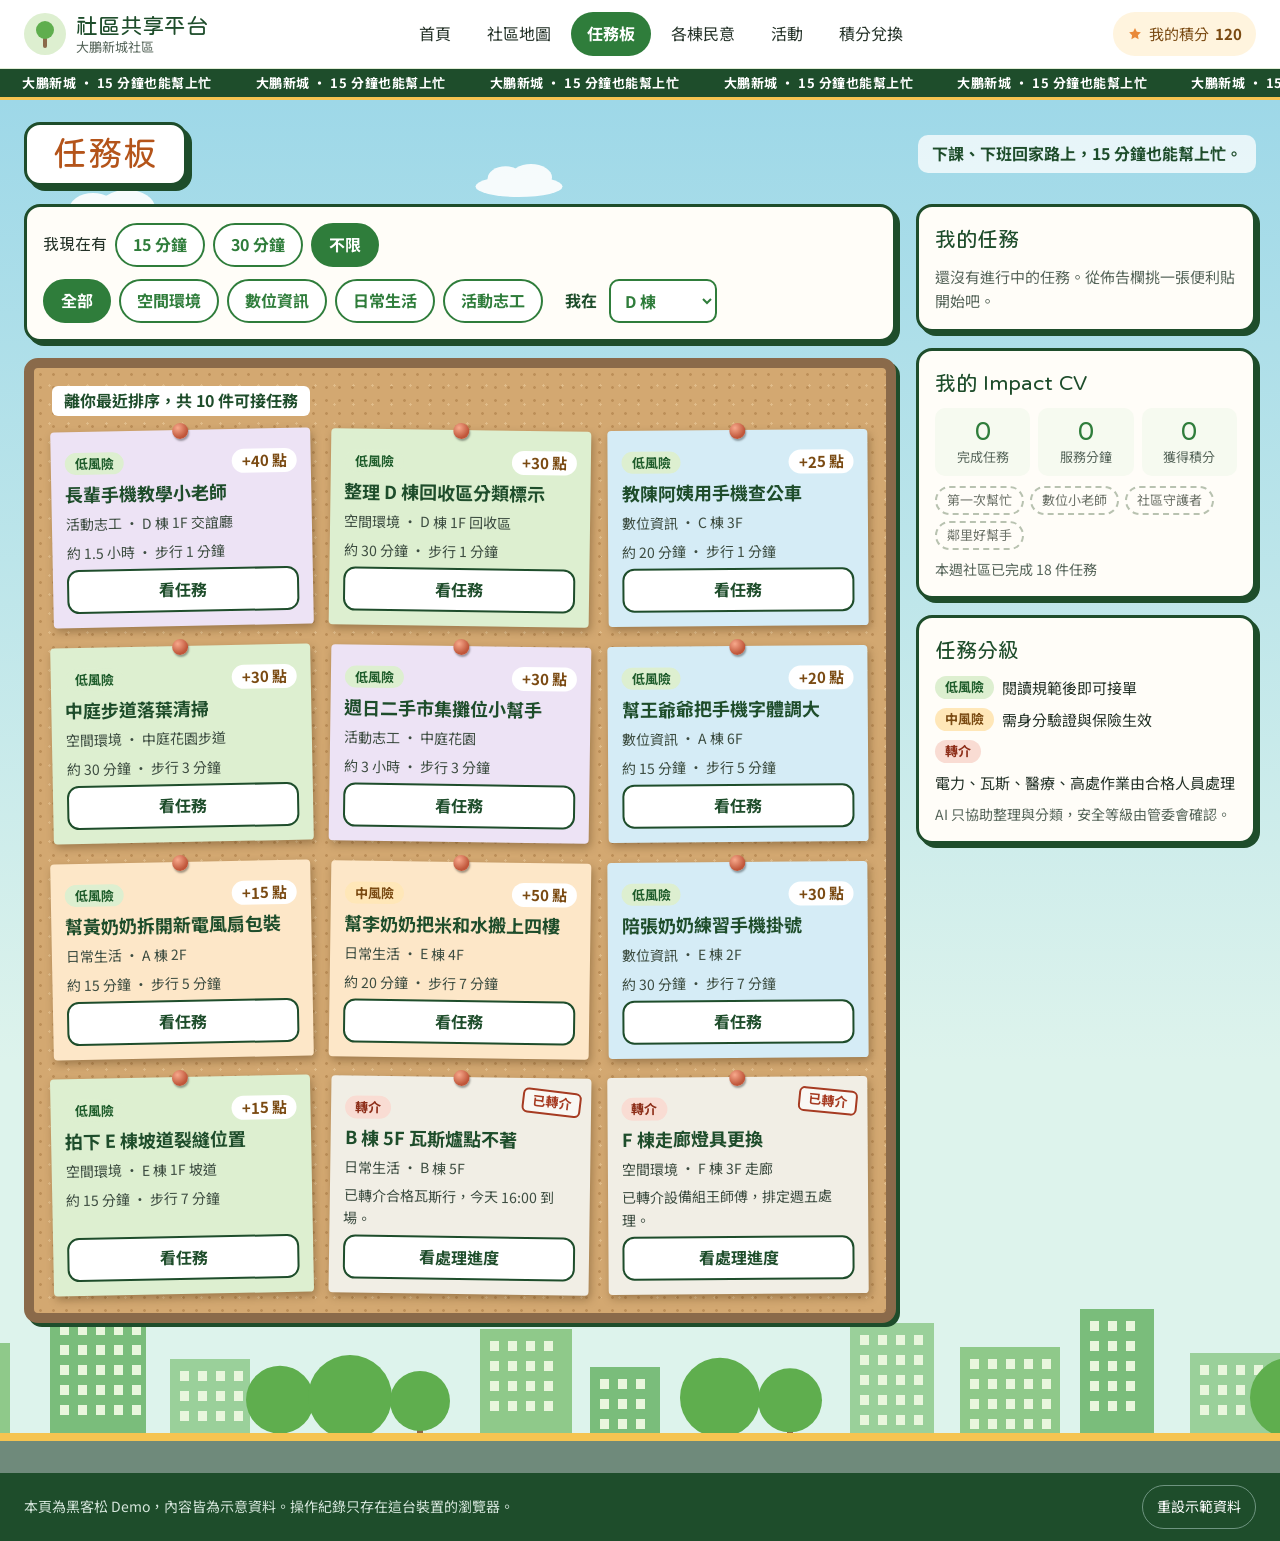
<file: tasks.html>
<!doctype html>
<html lang="zh-Hant">
<head>
<meta charset="utf-8">
<meta name="viewport" content="width=device-width, initial-scale=1">
<title>任務板 · 社區共享平台</title>
<link rel="preconnect" href="https://fonts.googleapis.com">
<link rel="stylesheet" href="https://fonts.googleapis.com/css2?family=Huninn&family=Noto+Sans+TC:wght@400;500;700&display=swap">
<link rel="stylesheet" href="assets/board.css">
<link rel="stylesheet" href="assets/tasks.css">
</head>
<body>
<header class="h-head" id="head"></header>
<div class="band" id="band"></div>
<main class="stage" id="stage">
  <div class="stage-in">
    <div class="top-row">
      <div>
        <h1 class="sign">任務板</h1>
      </div>
      <p class="lead">下課、下班回家路上，15 分鐘也能幫上忙。</p>
    </div>
    <div class="layout">
      <section aria-label="社區任務">
        <div class="filters panel" id="filters"></div>
        <div class="board">
          <p class="count" id="count" role="status"></p>
          <div class="notes" id="notes"></div>
        </div>
      </section>
      <aside class="side">
        <section class="panel" aria-labelledby="mineTitle">
          <h2 id="mineTitle" class="hn">我的任務</h2>
          <div id="mine"></div>
        </section>
        <section class="panel" aria-labelledby="cvTitle">
          <h2 id="cvTitle" class="hn">我的 Impact CV</h2>
          <div id="cv"></div>
        </section>
        <section class="panel rule">
          <h2 class="hn">任務分級</h2>
          <ul>
            <li><span class="pill r-low">低風險</span>閱讀規範後即可接單</li>
            <li><span class="pill r-mid">中風險</span>需身分驗證與保險生效</li>
            <li><span class="pill r-high">轉介</span>電力、瓦斯、醫療、高處作業由合格人員處理</li>
          </ul>
          <p>AI 只協助整理與分類，安全等級由管委會確認。</p>
        </section>
      </aside>
    </div>
  </div>
</main>
<footer class="foot" id="foot"></footer>
<dialog id="dlg" aria-label="任務內容"></dialog>
<div id="toast" class="toast" role="status" hidden></div>
<script src="assets/board-common.js"></script>
<script src="assets/tasks.js"></script>
</body>
</html>
</file>
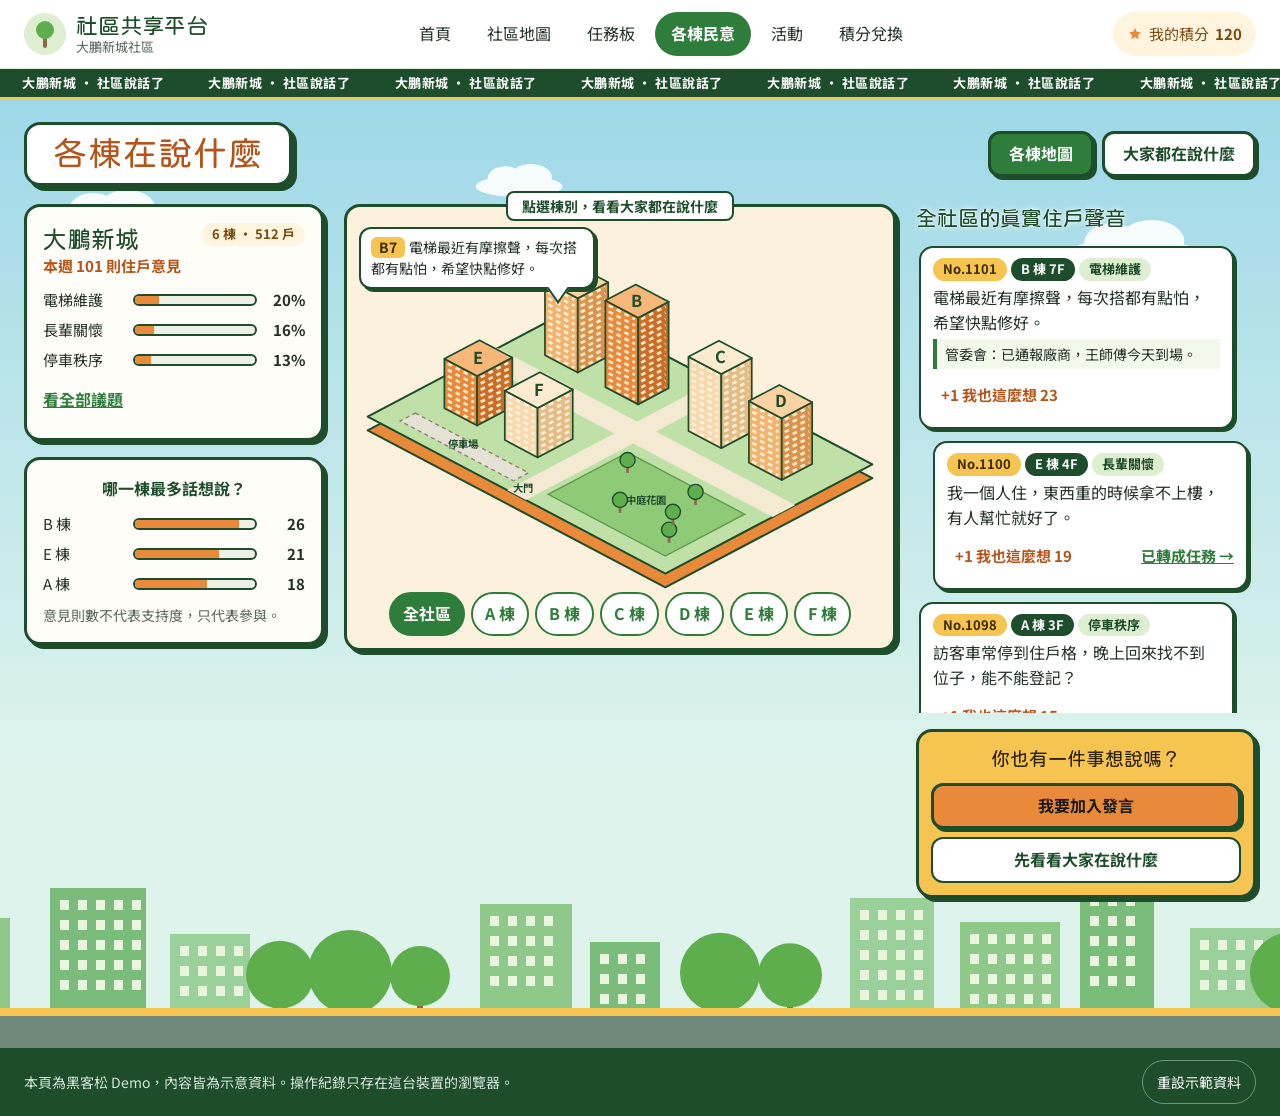
<file: voices.html>
<!doctype html>
<html lang="zh-Hant">
<head>
<meta charset="utf-8">
<meta name="viewport" content="width=device-width, initial-scale=1">
<title>各棟民意 · 社區共享平台</title>
<link rel="preconnect" href="https://fonts.googleapis.com">
<link rel="stylesheet" href="https://fonts.googleapis.com/css2?family=Huninn&family=Noto+Sans+TC:wght@400;500;700&display=swap">
<link rel="stylesheet" href="assets/board.css">
<link rel="stylesheet" href="assets/voices.css">
</head>
<body>
<header class="h-head" id="head"></header>
<div class="band" id="band"></div>
<main class="stage" id="stage">
  <div class="stage-in">
    <div class="top-row">
      <h1 class="sign" id="pageTitle">各棟在說什麼</h1>
      <nav class="tabs" aria-label="民意檢視方式">
        <a class="tab" id="tabMap" href="#">各棟地圖</a>
        <a class="tab" id="tabTalk" href="#talk">大家都在說什麼</a>
      </nav>
    </div>

    <!-- 各棟地圖：左統整、中地圖、右聲音 -->
    <div class="three" id="viewMap">
      <div class="col" id="left"></div>
      <section class="mapcard" aria-label="社區立體地圖">
        <p class="hint">點選棟別，看看大家都在說什麼</p>
        <div class="bubble" id="bubble" aria-live="off"></div>
        <div id="iso"></div>
        <div class="bchips" id="bchips" role="group" aria-label="選擇棟別"></div>
      </section>
      <div class="col">
        <section aria-labelledby="voiceTitle">
          <h2 class="voice-title hn" id="voiceTitle"></h2>
          <div class="voices" id="voices"></div>
        </section>
        <div class="cta">
          <p class="hn">你也有一件事想說嗎？</p>
          <button class="btn primary wide" type="button" data-say>我要加入發言</button>
          <a class="btn quiet wide" href="#talk">先看看大家在說什麼</a>
        </div>
      </div>
    </div>

    <!-- 大家都在說什麼：左分布、中 TOP 3、右真心話 -->
    <div class="three talk" id="viewTalk" hidden>
      <section class="col" aria-labelledby="distTitle">
        <h2 class="col-title hn" id="distTitle">完整議題分布</h2>
        <div class="dist" id="dist"></div>
      </section>
      <section class="billboard" aria-labelledby="topTitle">
        <h2 class="bb-title hn" id="topTitle">本月社區熱議 <b>TOP 3</b></h2>
        <div id="top3"></div>
        <p class="bb-note">點議題看完整內容</p>
      </section>
      <div class="col">
        <section aria-labelledby="feedTitle">
          <h2 class="col-title hn" id="feedTitle">住戶真心話</h2>
          <div class="voices" id="feed"></div>
        </section>
        <div class="cta">
          <p class="hn">你也有一件事想說嗎？</p>
          <button class="btn primary wide" type="button" data-say>我要加入發言</button>
          <a class="btn quiet wide" href="#">回到各棟地圖</a>
        </div>
      </div>
    </div>
  </div>
</main>
<footer class="foot" id="foot"></footer>
<dialog id="dlg" aria-label="民意內容"></dialog>
<div id="toast" class="toast" role="status" hidden></div>
<script src="assets/board-common.js"></script>
<script src="assets/voices.js"></script>
</body>
</html>
</file>
<file: assets/board.css>
/* 任務板、各棟民意共用樣式。色票沿用 index.html 首頁。 */
:root{
  --ink:#1E4D2B;--text:#233127;--muted:#56655A;--line:#E1ECD6;
  --green:#2F7D3B;--green-soft:#DDEFD0;--orange:#E9893A;--orange-deep:#B4541A;
  --cream:#FBF1DC;--paper:#FFFDF8;--sun:#F5C451;--sky-a:#9ED8E8;--sky-b:#DDF3EC;
  --hard:4px 4px 0 var(--ink);
}
*{box-sizing:border-box}
html{-webkit-text-size-adjust:100%}
body{margin:0;font-family:'Noto Sans TC',system-ui,sans-serif;font-size:16px;line-height:1.6;color:var(--text);background:#F6FAF0}
[hidden]{display:none!important}
button,input,select,textarea{font:inherit;color:inherit}
button{cursor:pointer}
a{color:inherit}
:focus-visible{outline:3px solid var(--orange);outline-offset:2px}
.hn{font-family:'Huninn','Noto Sans TC',sans-serif;font-weight:400}
.sr{position:absolute;width:1px;height:1px;overflow:hidden;clip:rect(0 0 0 0);white-space:nowrap}

/* ---------- 頁首（與首頁相同） ---------- */
.h-head{background:#fff;border-bottom:1px solid var(--line);position:relative;z-index:5}
.h-in{max-width:1360px;margin:0 auto;padding:12px 24px;display:flex;flex-wrap:wrap;align-items:center;justify-content:space-between;gap:12px}
.h-logo{display:flex;align-items:center;gap:10px;text-decoration:none;color:var(--ink)}
.h-logo b{font-family:'Huninn','Noto Sans TC',sans-serif;font-weight:400;font-size:22px;line-height:1.2}
.h-logo small{display:block;font-family:'Noto Sans TC',sans-serif;font-size:13px;color:var(--muted)}
.h-nav{display:flex;flex-wrap:wrap;gap:4px;align-items:center}
.h-nav a,.h-nav button{min-height:44px;display:flex;align-items:center;padding:0 16px;border-radius:999px;border:none;background:transparent;color:var(--text);text-decoration:none;font-size:16px}
.h-nav .on{background:var(--green);color:#fff;font-weight:700}
.pts{display:flex;align-items:center;gap:6px;min-height:44px;padding:0 14px;border-radius:999px;background:#FFF4DE;color:#7A4A12;font-size:15px}

/* ---------- 舞台背景 ---------- */
.stage{position:relative;overflow:hidden;background:linear-gradient(var(--sky-a),var(--sky-b) 70%);min-height:calc(100vh - 69px);padding-bottom:150px}
.stage>.town{position:absolute;left:0;right:0;bottom:0;width:100%;height:190px;display:block}
.stage-in{position:relative;z-index:2;max-width:1360px;margin:0 auto;padding:0 24px}
.cloud{position:absolute;z-index:1;fill:#fff;opacity:.9}
.band{position:relative;z-index:2;background:var(--ink);color:#fff;overflow:hidden;border-bottom:3px solid var(--sun);white-space:nowrap}
.band-track{display:inline-flex;animation:band 40s linear infinite}
.band-track span{padding:3px 22px;font-size:13px;font-weight:700;letter-spacing:.04em}
@keyframes band{to{transform:translateX(-50%)}}
.top-row{display:flex;flex-wrap:wrap;align-items:center;justify-content:space-between;gap:14px;padding:22px 0 18px}
.sign{margin:0;padding:6px 26px 8px;background:#fff;border:3px solid var(--ink);border-radius:16px;box-shadow:5px 5px 0 var(--ink);font-family:'Huninn','Noto Sans TC',sans-serif;font-weight:400;font-size:34px;line-height:1.3;color:#B4541A;letter-spacing:.03em}
.tabs{display:flex;gap:8px;flex-wrap:wrap}
.tab{min-height:46px;display:flex;align-items:center;padding:0 18px;border:3px solid var(--ink);border-radius:12px;background:#fff;color:var(--ink);font-weight:700;text-decoration:none;box-shadow:3px 3px 0 var(--ink)}
.tab[aria-current]{background:var(--green);color:#fff}

/* ---------- 通用卡片與按鈕 ---------- */
.panel{background:var(--paper);border:3px solid var(--ink);border-radius:16px;box-shadow:var(--hard);padding:16px}
.panel h2,.panel h3{margin:0;color:var(--ink)}
.btn{min-height:46px;display:inline-flex;align-items:center;justify-content:center;gap:6px;padding:0 18px;border:3px solid var(--ink);border-radius:12px;background:#fff;color:var(--ink);font-weight:700;text-decoration:none;box-shadow:3px 3px 0 var(--ink);transition:transform .12s ease,box-shadow .12s ease}
.btn:hover{transform:translate(1px,1px);box-shadow:2px 2px 0 var(--ink)}
.btn:disabled{background:#ECEAE3;color:#6C7268;box-shadow:none;cursor:not-allowed;transform:none}
.btn.primary{background:var(--orange);color:#1B1B1B}
.btn.green{background:var(--green);color:#fff}
.btn.wide{width:100%}
.btn.quiet{border-width:2px;box-shadow:none}
.pill{display:inline-flex;align-items:center;gap:4px;font-size:13px;font-weight:700;padding:1px 10px;border-radius:999px;white-space:nowrap}
.chip{min-height:44px;padding:0 16px;border:2px solid var(--green);border-radius:999px;background:#fff;color:var(--green);font-weight:700}
.chip[aria-pressed=true]{background:var(--green);color:#fff}
.meter{height:12px;background:#EEF0E6;border:2px solid var(--ink);border-radius:999px;overflow:hidden}
.meter i{display:block;height:100%;background:var(--orange);transition:width .5s ease}

/* ---------- 對話框 ---------- */
dialog{width:min(560px,calc(100vw - 24px));max-height:calc(100dvh - 32px);padding:0;border:3px solid var(--ink);border-radius:18px;box-shadow:6px 6px 0 var(--ink);background:var(--paper);color:var(--text)}
dialog::backdrop{background:rgba(16,28,22,.55)}
.dlg-head{position:sticky;top:0;z-index:2;display:flex;align-items:flex-start;justify-content:space-between;gap:12px;padding:16px 18px 12px;background:var(--paper);border-bottom:2px dashed var(--line)}
.dlg-head h2{margin:0;font-size:22px;line-height:1.4;color:var(--ink)}
.dlg-body{padding:14px 18px 20px;display:flex;flex-direction:column;gap:14px}
.xbtn{width:44px;height:44px;flex-shrink:0;border:none;border-radius:50%;background:#F1EFE6;font-size:20px;line-height:1}

.toast{position:fixed;left:50%;bottom:28px;transform:translateX(-50%);background:var(--ink);color:#fff;padding:14px 22px;border-radius:999px;box-shadow:0 8px 24px rgba(0,0,0,.25);z-index:2147483647;max-width:calc(100vw - 32px);text-align:center}
.foot{position:relative;z-index:2;background:var(--ink);color:#D6E6DC;font-size:14px}
.foot div{max-width:1360px;margin:0 auto;padding:12px 24px;display:flex;flex-wrap:wrap;gap:8px 18px;align-items:center;justify-content:space-between}
.foot button{min-height:44px;padding:0 14px;border:1px solid #6E9480;border-radius:999px;background:transparent;color:#fff}

@media (max-width:640px){
  .h-in,.stage-in,.foot div{padding-left:16px;padding-right:16px}
  .sign{font-size:27px;padding:4px 18px 6px}
  .h-nav a,.h-nav button{padding:0 12px}
}
@media (prefers-reduced-motion:reduce){
  *,*::before,*::after{animation:none!important;transition:none!important}
}
</file>
<file: assets/tasks.css>
/* 任務板：軟木佈告欄 + 便利貼 */
.lead{margin:0;padding:6px 14px;background:rgba(255,255,255,.75);border-radius:10px;color:var(--ink);font-weight:700}
.layout{display:grid;grid-template-columns:minmax(0,1fr) 340px;gap:20px;align-items:start}
.side{display:flex;flex-direction:column;gap:16px}
.side h2{font-size:21px;margin-bottom:8px}

.filters{display:flex;flex-wrap:wrap;gap:12px 22px;align-items:center;margin-bottom:16px}
.fgroup{display:flex;flex-wrap:wrap;align-items:center;gap:8px;border:none;padding:0;margin:0}
.fgroup legend,.fgroup>label{float:left;font-weight:700;color:var(--ink);padding:0;margin-right:4px}
.fgroup select{min-height:44px;padding:0 10px;border:2px solid var(--green);border-radius:10px;background:#fff;font-weight:700;color:var(--green)}

.board{padding:18px;border:10px solid #8A6A4A;border-radius:14px;box-shadow:var(--hard);background-color:#D3A871;background-image:radial-gradient(#BC8F58 1.3px,transparent 1.5px),radial-gradient(#E0BC8A 1px,transparent 1.2px);background-size:13px 13px,19px 19px;background-position:0 0,6px 8px}
.count{margin:0 0 14px;display:inline-block;padding:2px 12px;background:#fff;border-radius:6px;font-weight:700;color:var(--ink)}
.notes{display:grid;grid-template-columns:repeat(auto-fill,minmax(232px,1fr));gap:20px 18px}
.note{position:relative;display:flex;flex-direction:column;gap:6px;padding:20px 14px 14px;border:none;border-radius:4px;box-shadow:2px 4px 8px rgba(60,38,10,.35);text-align:left;color:var(--text);transition:transform .15s ease}
.note:nth-child(3n+1){transform:rotate(-1.1deg)}
.note:nth-child(3n+2){transform:rotate(.8deg)}
.note:nth-child(3n){transform:rotate(-.4deg)}
.note:hover,.note:focus-within{transform:rotate(0) translateY(-3px)}
.note::before{content:'';position:absolute;left:50%;top:-7px;width:16px;height:16px;margin-left:-8px;border-radius:50%;background:radial-gradient(circle at 35% 30%,#F7A98C,#C0563A 65%);box-shadow:1px 2px 2px rgba(0,0,0,.35)}
.note h3{margin:0;font-size:18px;line-height:1.4;color:var(--ink)}
.note .row{display:flex;flex-wrap:wrap;align-items:center;justify-content:space-between;gap:4px 8px}
.note .meta{font-size:14px;color:#3C4C40}
.note .pt{font-weight:700;color:#7A4A12;background:#fff;padding:0 10px;border-radius:999px;font-size:15px}
.note .btn{margin-top:auto;min-height:44px;box-shadow:none;border-width:2px}
.note.c-space{background:#DDEFD0}.note.c-digital{background:#D5ECF6}.note.c-daily{background:#FDE7C8}.note.c-event{background:#EDE3F5}
.note.is-high{background:#F1EEE5}
.note.is-mine{outline:3px solid var(--green);outline-offset:2px}
.stamp{position:absolute;right:10px;top:12px;padding:0 8px;border:2px solid #A63B22;border-radius:6px;color:#A63B22;font-weight:700;font-size:13px;transform:rotate(6deg);background:rgba(255,255,255,.6)}

.r-low{background:#DDEFD0;color:#1E5C2B}
.r-mid{background:#FFE7B8;color:#7A4A12}
.r-high{background:#F9DCD3;color:#8E2F1A}

.empty{margin:0;padding:24px;background:#fff;border-radius:6px;text-align:center}
.mine-item{display:flex;flex-direction:column;gap:6px;padding:10px 0;border-top:2px dashed var(--line)}
.mine-item:first-child{border-top:none;padding-top:0}
.mine-item b{color:var(--ink);line-height:1.4}
.mine-item small{color:var(--muted);font-size:14px}
.muted{margin:0;color:var(--muted);font-size:15px}

.cv-grid{display:grid;grid-template-columns:repeat(3,1fr);gap:8px;margin-bottom:10px}
.cv-grid div{padding:8px 4px;background:#F6FAF0;border-radius:10px;text-align:center;font-size:13px;color:var(--muted)}
.cv-grid b{display:block;font-family:'Huninn','Noto Sans TC',sans-serif;font-weight:400;font-size:26px;line-height:1.2;color:var(--green)}
.badges{display:flex;flex-wrap:wrap;gap:6px}
.badge{font-size:13px;padding:2px 10px;border-radius:999px;border:2px dashed #B8C2B0;color:#6C7268}
.badge.on{border:2px solid var(--orange-deep);background:#FFF4DE;color:#7A4A12;font-weight:700}

.rule ul{list-style:none;margin:0 0 8px;padding:0;display:flex;flex-direction:column;gap:8px;font-size:15px}
.rule li{display:flex;flex-wrap:wrap;align-items:center;gap:8px}
.rule p{margin:0;font-size:14px;color:var(--muted)}

/* 任務流程 */
.steps{list-style:none;margin:0;padding:0;display:grid;grid-template-columns:repeat(5,1fr);gap:4px}
.steps li{position:relative;padding-top:30px;text-align:center;font-size:13px;line-height:1.3;color:var(--muted)}
.steps li::before{content:attr(data-n);position:absolute;left:50%;top:0;width:26px;height:26px;margin-left:-13px;border:2px solid #B8C2B0;border-radius:50%;background:#fff;font-weight:700;line-height:22px}
.steps li.done{color:var(--ink)}
.steps li.done::before{content:'✓';background:var(--green);border-color:var(--green);color:#fff}
.steps li.now{color:var(--ink);font-weight:700}
.steps li.now::before{border-color:var(--orange-deep);background:#FFF4DE;color:#7A4A12}
.facts{display:grid;grid-template-columns:auto 1fr;gap:4px 14px;margin:0;font-size:15px}
.facts dt{color:var(--muted)}
.facts dd{margin:0;font-weight:500}
.notice{margin:0;padding:10px 12px;border-radius:10px;background:#FFF4DE;color:#5D3A0E;font-size:15px}
.notice.ok{background:var(--green-soft);color:#1E4D2B}
.notice.stop{background:#F9DCD3;color:#7A2715}
.checks{display:flex;flex-direction:column;gap:8px}
.check{display:flex;align-items:center;gap:10px;min-height:44px;padding:4px 10px;border:2px solid var(--line);border-radius:10px}
.check input{width:22px;height:22px;accent-color:var(--green);flex-shrink:0}
.photos{display:grid;grid-template-columns:1fr 1fr;gap:10px}
.photo{display:flex;align-items:center;justify-content:center;min-height:92px;padding:6px;border:2px dashed #B8C2B0;border-radius:10px;color:var(--muted);font-size:14px;text-align:center}
.photo.has{border:2px solid var(--green);background:var(--green-soft);color:var(--ink);font-weight:700}
.acts{display:flex;flex-wrap:wrap;gap:10px}
.acts .btn{flex:1 1 180px}
.link-row{display:flex;flex-wrap:wrap;gap:8px 16px;font-size:15px}
.linkbtn{min-height:44px;padding:0 4px;border:none;background:none;color:#8E2F1A;text-decoration:underline}

@media (max-width:1040px){
  .layout{grid-template-columns:minmax(0,1fr)}
  .side{display:grid;grid-template-columns:repeat(auto-fit,minmax(280px,1fr));align-items:start}
}
@media (max-width:640px){
  .board{padding:12px;border-width:7px}
  .notes{grid-template-columns:minmax(0,1fr)}
  .steps li{font-size:12px}
}
</file>
<file: assets/voices.css>
/* 各棟民意：立體社區地圖 + 三欄 */
.three{display:grid;grid-template-columns:300px minmax(0,1fr) 340px;gap:20px;align-items:start}
.col{display:flex;flex-direction:column;gap:16px;min-width:0}

/* 統整卡 */
.sum-head{display:flex;align-items:flex-start;justify-content:space-between;gap:8px}
.sum-head h2{font-size:24px;line-height:1.3}
.sum-sub{margin:0 0 10px;color:var(--orange-deep);font-weight:700;font-size:15px}
.mood{background:#FFF4DE;color:#7A4A12}
.bar-row{display:grid;grid-template-columns:82px 1fr 40px;align-items:center;gap:8px;font-size:15px;margin-top:6px}
.bar-row span:last-child{text-align:right;font-weight:700}
.linkish{min-height:44px;margin-top:6px;padding:0;border:none;background:none;color:var(--green);font-weight:700;text-decoration:underline}

/* 比較與投票 */
.cmp h3{font-size:16px;text-align:center;margin-bottom:10px}
.cmp-box{padding:10px;border-radius:12px;background:#EAF4E0}
.cmp-tag{display:inline-block;margin-bottom:4px;padding:0 12px;border-radius:8px;background:var(--green);color:#fff;font-weight:700}
.poll{margin-top:14px;padding-top:12px;border-top:2px dashed var(--line)}
.poll h4{margin:0 0 8px;color:var(--ink);font-size:16px;line-height:1.45}
.poll small{color:var(--orange-deep);font-weight:700}
.poll-opts{display:flex;flex-direction:column;gap:8px}
.poll-opts .btn{box-shadow:none;border-width:2px;justify-content:flex-start;text-align:left;min-height:44px}
.poll-res{display:grid;grid-template-columns:1fr auto;gap:2px 8px;font-size:15px;margin-bottom:8px}
.poll-res .meter{grid-column:1/-1}
.poll-res.mine b::after{content:'（你的選擇）';font-weight:400;font-size:13px;color:var(--muted)}
.poll-total{margin:0;font-size:14px;color:var(--muted)}

/* 地圖 */
.mapcard{position:relative;padding:10px 12px 12px;background:var(--cream);border:3px solid var(--ink);border-radius:16px;box-shadow:var(--hard);min-width:0}
.hint{position:relative;z-index:2;width:max-content;max-width:100%;margin:-26px auto 0;padding:2px 14px;background:#fff;border:2px solid var(--ink);border-radius:8px;font-size:14px;font-weight:700;color:var(--ink)}
#iso svg{display:block;width:100%;height:auto}
.bld{cursor:pointer;transition:transform .22s ease}
.bld:hover{transform:translateY(-4px)}
.bld.on{transform:translateY(-10px)}
.bld:focus{outline:none}
.bld:focus-visible .roof{stroke:var(--orange);stroke-width:4}
.bchips{display:flex;flex-wrap:wrap;justify-content:center;gap:6px}
.bchips .chip{min-width:48px;padding:0 12px}
.bubble{position:absolute;left:12px;top:20px;z-index:3;width:min(236px,46%);padding:8px 10px;background:#fff;border:2px solid var(--ink);border-radius:12px;box-shadow:3px 3px 0 var(--ink);font-size:14px;line-height:1.5}
.bubble::after{content:'';position:absolute;right:26px;bottom:-11px;width:16px;height:16px;background:#fff;border-right:2px solid var(--ink);border-bottom:2px solid var(--ink);transform:rotate(45deg) skew(10deg,10deg)}
.bubble .unit{display:inline-block;margin-right:4px;padding:0 8px;border-radius:6px;background:var(--sun);color:#3A2A00;font-weight:700}

/* 聲音卡 */
.voice-title,.col-title{margin:0 0 10px;font-size:21px;line-height:1.4;color:var(--ink);text-shadow:0 0 6px #fff,0 0 2px #fff}
.voices{display:flex;flex-direction:column;gap:12px;max-height:max(340px,calc(100vh - 430px));overflow-y:auto;padding:3px 8px 8px 3px}
.vcard{padding:10px 12px;background:#fff;border:2px solid var(--ink);border-radius:14px;box-shadow:3px 3px 0 var(--ink)}
.vcard:nth-child(even){margin-left:14px}
.vcard:nth-child(odd){margin-right:14px}
.vcard.is-new{background:#FFF4DE}
.vtags{display:flex;flex-wrap:wrap;gap:4px;margin-bottom:4px}
.t-no{background:var(--sun);color:#3A2A00}
.t-unit{background:var(--ink);color:#fff}
.t-topic{background:var(--green-soft);color:#1E4D2B}
.vtext{margin:0 0 4px;line-height:1.55}
.vreply{margin:0 0 4px;padding:4px 8px;border-left:4px solid var(--green);background:#F2F8EA;font-size:14px}
.vfoot{display:flex;flex-wrap:wrap;align-items:center;justify-content:space-between;gap:2px 8px}
.plus{min-height:44px;padding:0 8px;border:none;background:none;color:var(--orange-deep);font-weight:700;font-size:15px}
.plus[aria-pressed=true]{color:var(--green)}
.to-task{display:inline-flex;align-items:center;min-height:44px;color:var(--green);font-weight:700;font-size:15px}

.cta{padding:12px;background:var(--sun);border:3px solid var(--ink);border-radius:16px;box-shadow:var(--hard);display:flex;flex-direction:column;gap:8px;text-align:center}
.cta p{margin:0;font-size:19px;color:#2A2000}

/* 大家都在說什麼 */
.talk{grid-template-columns:300px minmax(0,1fr) 340px}
.dist{display:flex;flex-wrap:wrap;align-items:center;justify-content:center;gap:10px;padding:8px}
.bub{display:flex;flex-direction:column;align-items:center;justify-content:center;padding:4px;border:3px solid var(--ink);border-radius:50%;background:#fff;color:var(--ink);font-weight:700;line-height:1.2;box-shadow:2px 2px 0 var(--ink);transition:transform .15s ease}
.bub:hover{transform:scale(1.05)}
.bub small{font-weight:400;font-size:12px}
.billboard{position:relative;padding:18px 20px 12px;background:var(--orange);border:4px solid var(--ink);border-radius:10px;box-shadow:6px 6px 0 var(--ink)}
.bb-title{width:max-content;max-width:100%;margin:-36px 0 14px -8px;padding:4px 16px;background:#fff;border:3px solid var(--ink);border-radius:8px;box-shadow:3px 3px 0 var(--ink);color:var(--ink);font-size:24px;transform:rotate(-1.5deg)}
.bb-title b{font-weight:400;color:#B4541A}
.bb-row{display:flex;align-items:center;gap:12px;width:100%;min-height:92px;margin-bottom:12px;padding:8px 16px;border:3px solid var(--ink);border-radius:18px;background:var(--paper);text-align:left;box-shadow:inset -4px -4px 0 #EFE4CE;transition:transform .12s ease}
.bb-row:hover{transform:translateY(-2px)}
.bb-no{flex-shrink:0;padding:0 10px;border-radius:6px;background:var(--ink);color:var(--sun);font-weight:700;font-size:15px}
.bb-name{flex:1;min-width:0;font-family:'Huninn','Noto Sans TC',sans-serif;font-size:30px;line-height:1.25;color:var(--ink)}
.bb-num{flex-shrink:0;font-family:'Huninn','Noto Sans TC',sans-serif;font-size:32px;color:#B4541A}
.bb-num small{font-family:'Noto Sans TC',sans-serif;font-size:14px;color:var(--muted);margin-left:2px}
.bb-note{margin:0;text-align:center;font-size:14px;font-weight:700;color:#2A2000}

/* 議題詳情與發言 */
.topic-tag{font-family:'Huninn','Noto Sans TC',sans-serif;font-weight:400;color:var(--orange-deep)}
.lines{margin:0;padding-left:20px;display:flex;flex-direction:column;gap:4px}
.reply{margin:0;padding:10px 12px;border-radius:10px;background:var(--green-soft);color:#1E4D2B}
.sub{margin:0 0 6px;font-size:16px;font-weight:700;color:var(--ink)}
fieldset{border:none;margin:0;padding:0}
legend{padding:0;margin-bottom:6px;font-weight:700;color:var(--ink)}
.picks{display:flex;flex-wrap:wrap;gap:8px}
.picks .chip{padding:0 14px}
.say-text{width:100%;min-height:96px;padding:10px;border:2px solid var(--ink);border-radius:10px;background:#fff;resize:vertical;line-height:1.5}
.say-count{text-align:right;font-size:14px;color:var(--muted)}
.fine{margin:0;font-size:14px;color:var(--muted)}
.floor-sel{min-height:44px;padding:0 10px;border:2px solid var(--green);border-radius:10px;background:#fff;color:var(--green);font-weight:700}

@media (max-width:1180px){
  .three{grid-template-columns:minmax(0,1fr) minmax(0,1fr)}
  .mapcard,.billboard{grid-column:1/-1;grid-row:1}
}
@media (max-width:720px){
  .three{grid-template-columns:minmax(0,1fr)}
  .bubble{position:static;width:auto;margin:10px 0 0}
  .bubble::after{display:none}
  .voices{max-height:none;overflow:visible}
  .vcard:nth-child(n){margin-left:0;margin-right:0}
  .bb-name{font-size:24px}.bb-num{font-size:26px}
  .bb-row{flex-wrap:wrap}
}
</file>
